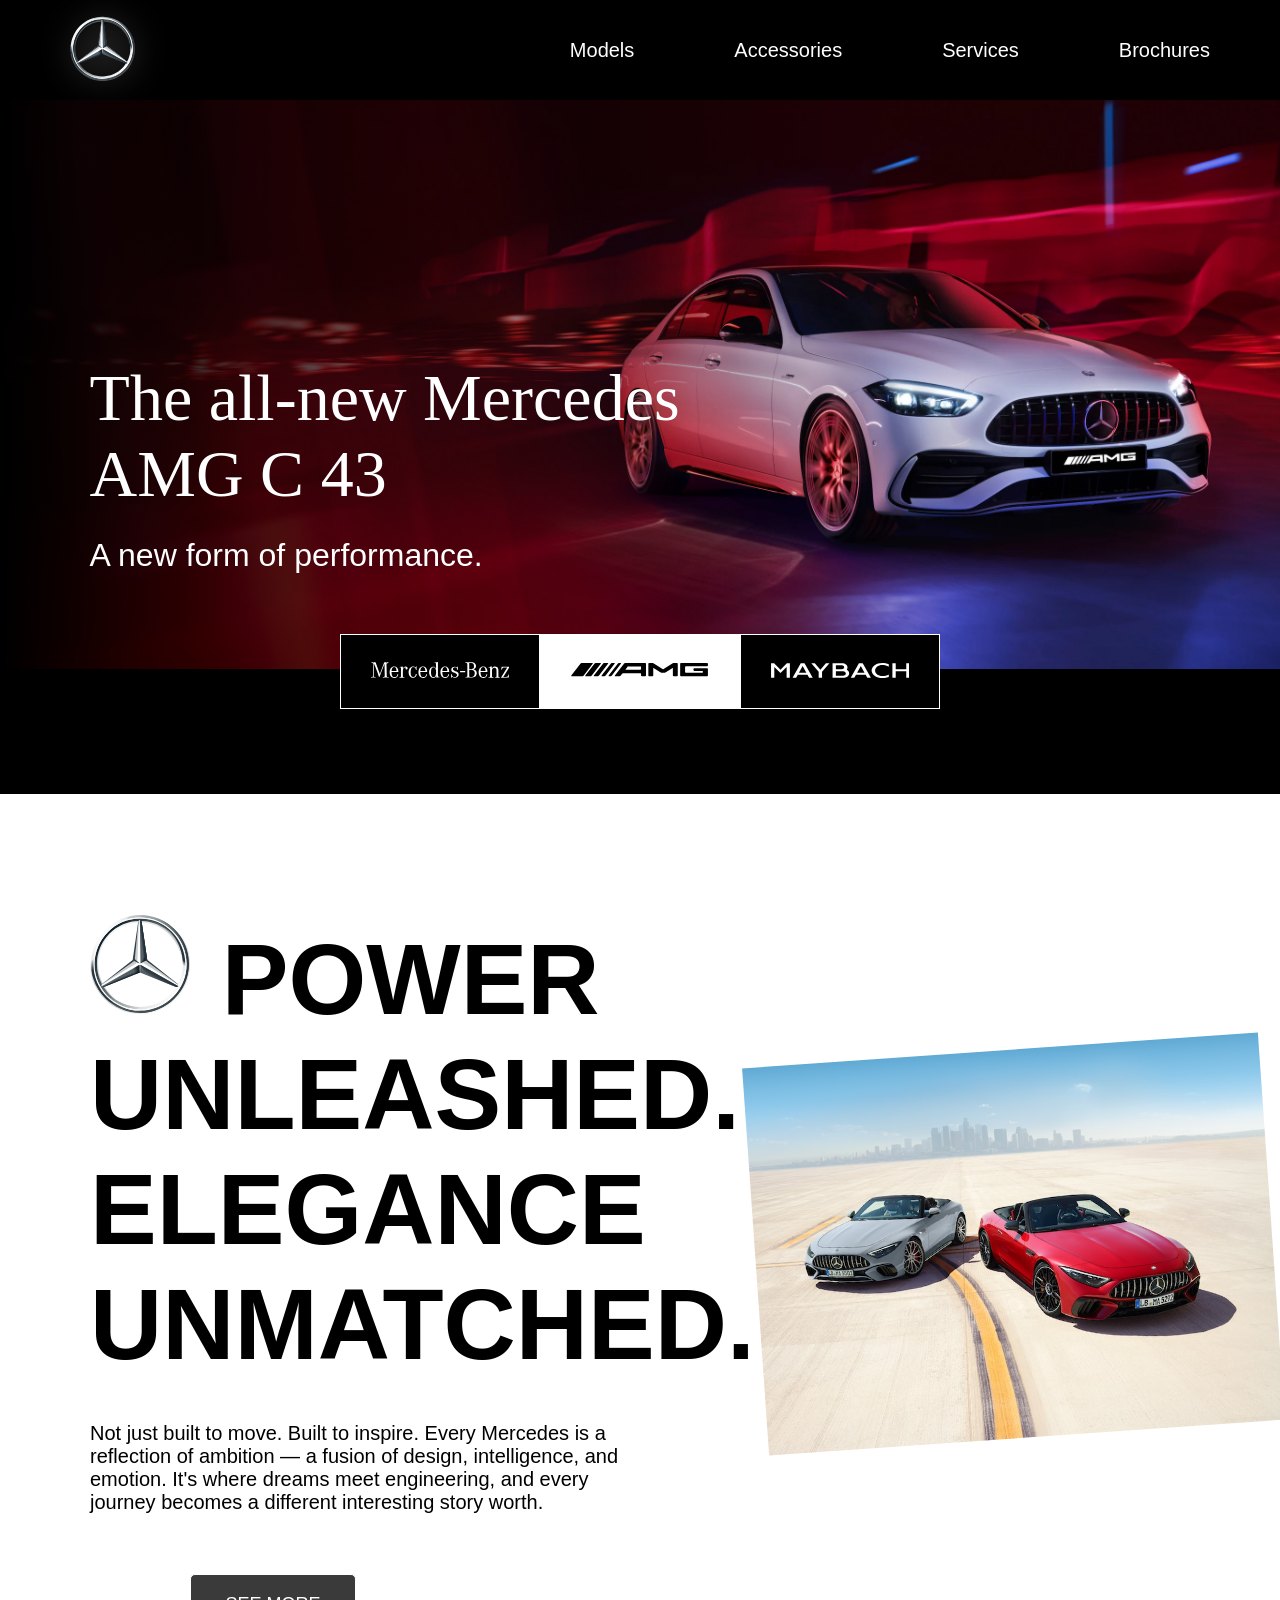
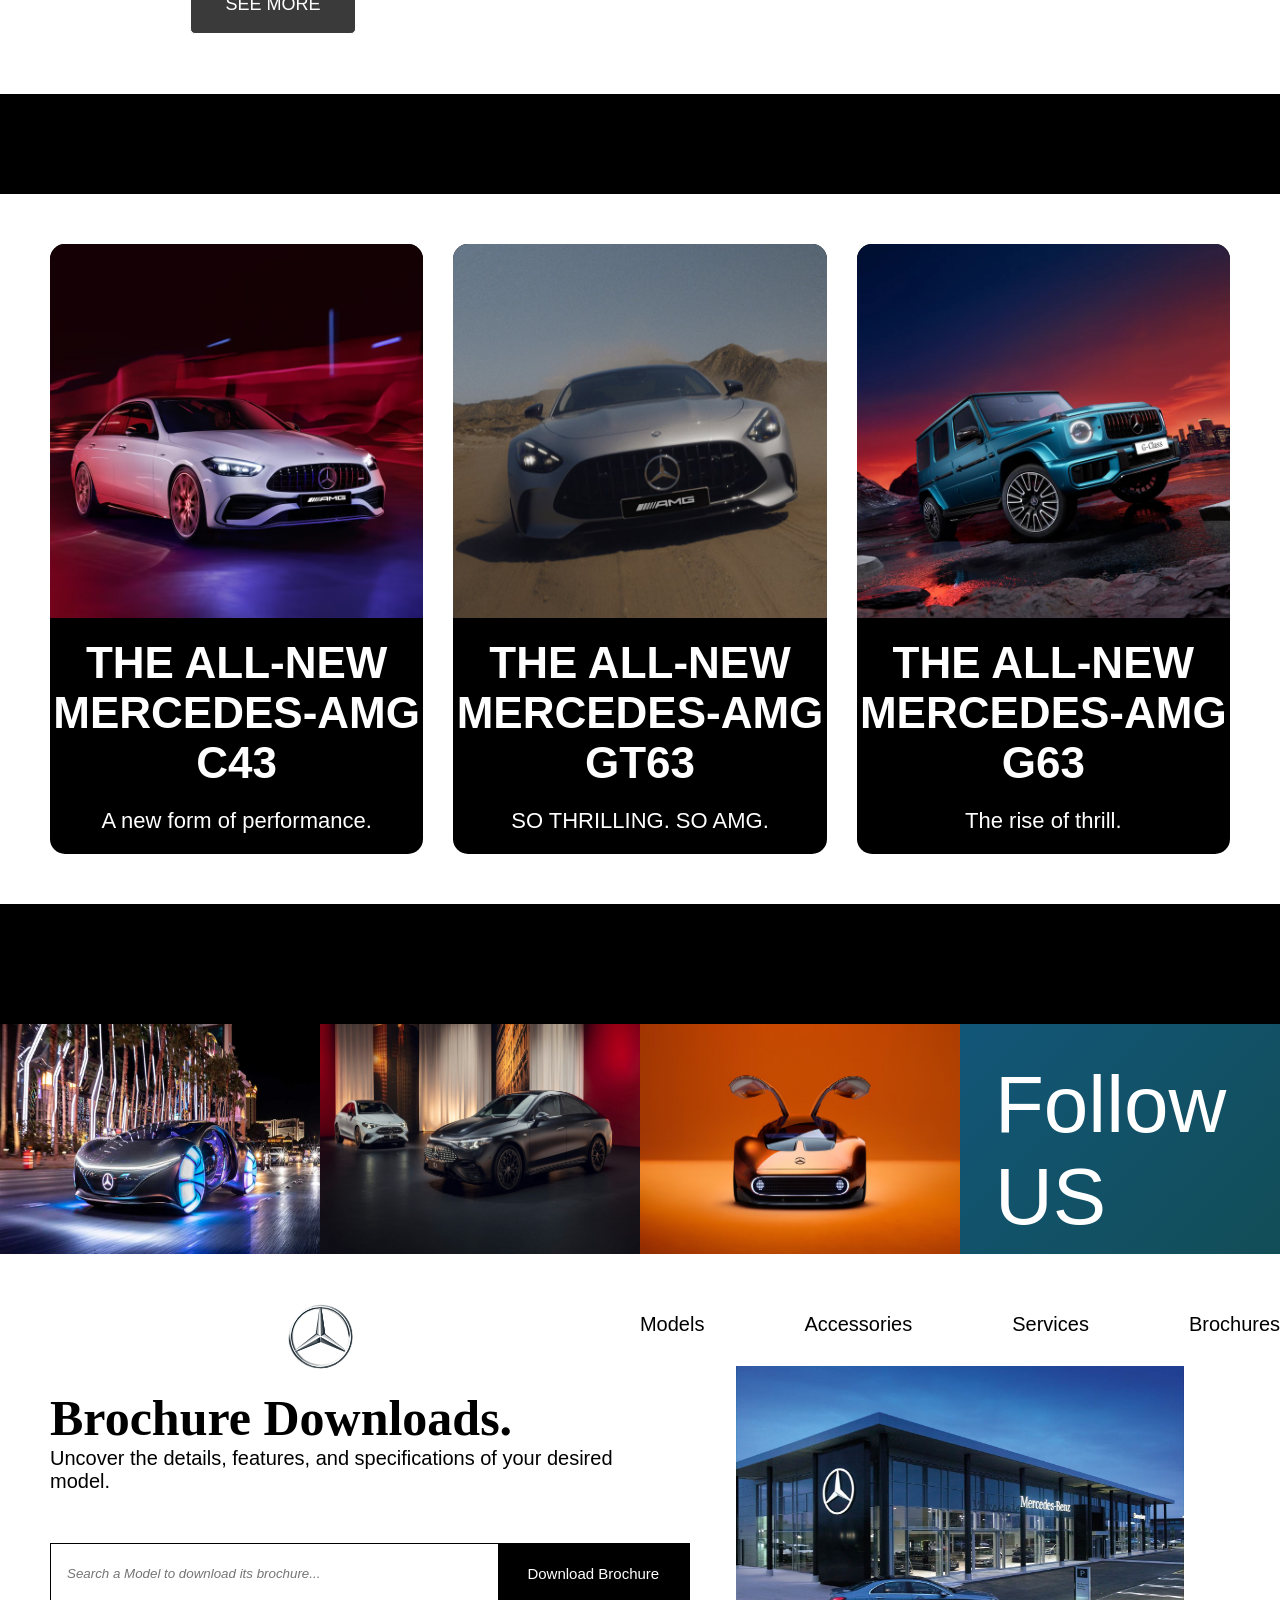
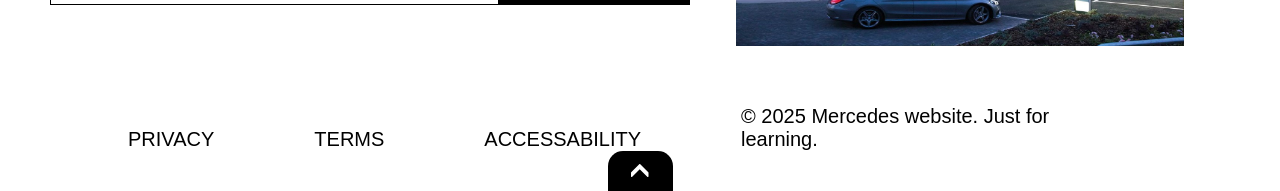
<file: AMG.html>
<!DOCTYPE html>
<html lang="en">
    <head>
        <meta charset="UTF-8">
        <meta name="viewport" content="width=device-width, initial-scale=1.0">
        <meta http-equiv="X-UA-Compatible" content="ie=edge" />
        <title>Mercedes</title>
        <link rel="alternate icon" type="image/png" href="Favicon.png">
        <link rel="stylesheet" href="main.css"/>
        <!-- <link rel="stylesheet" href="/styles.css"/> -->
        <!-- <link rel="stylesheet" href="/MPstyles.css"/> -->
    </head>
    <body>
        <header id="top">
            <nav class="navbar">
                <div class="navbar__container container">
                    <div id="logo">
                        <a href="index.html">
                            <svg
                                class="logo"
                                viewBox="0 0 64 64"
                                id="mb-stern_x5F_10"
                                xmlns="http://www.w3.org/2000/svg"
                                fill="#000000"
                                >
                                <g id="SVGRepo_bgCarrier" stroke-width="0"></g>
                                <g
                                    id="SVGRepo_tracerCarrier"
                                    stroke-linecap="round"
                                    stroke-linejoin="round"
                                ></g>
                                <g id="SVGRepo_iconCarrier">
                                    <style>
                                    .st0 {
                                        fill: url(#outer_1_);
                                    }
                                    .st1 {
                                        fill: url(#SVGID_1_);
                                    }
                                    .st2 {
                                        opacity: 0.4;
                                        fill: url(#SVGID_2_);
                                        enable-background: new;
                                    }
                                    .st3 {
                                        fill: #fff;
                                    }
                                    .st4 {
                                        opacity: 0.4;
                                        fill: url(#SVGID_3_);
                                        enable-background: new;
                                    }
                                    .st5 {
                                        fill: #565f64;
                                    }
                                    .st6 {
                                        fill: url(#SVGID_4_);
                                    }
                                    .st7 {
                                        fill: #a4aaae;
                                        fill-opacity: 0.6;
                                    }
                                    .st8 {
                                        fill: #333e46;
                                    }
                                    .st9 {
                                        fill: url(#SVGID_5_);
                                    }
                                    .st10 {
                                        fill: url(#SVGID_6_);
                                        fill-opacity: 0.8;
                                    }
                                    .st11 {
                                        opacity: 0.8;
                                        fill: url(#SVGID_7_);
                                        enable-background: new;
                                    }
                                    .st12 {
                                        fill: url(#SVGID_8_);
                                    }
                                    .st13 {
                                        fill: url(#SVGID_9_);
                                    }
                                    .st14 {
                                        fill: url(#SVGID_10_);
                                    }
                                    .st15 {
                                        fill: url(#SVGID_11_);
                                    }
                                    .st16 {
                                        fill: url(#SVGID_12_);
                                    }
                                    .st17 {
                                        fill: url(#SVGID_13_);
                                    }
                                    .st18 {
                                        fill: url(#SVGID_14_);
                                    }
                                    .st19 {
                                        fill: #fbfbfb;
                                    }
                                    .st20 {
                                        fill: #333f47;
                                    }
                                    </style>
                                    <linearGradient
                                    id="outer_1_"
                                    gradientUnits="userSpaceOnUse"
                                    x1="7.998"
                                    y1="54.102"
                                    x2="56.002"
                                    y2="13.898"
                                    gradientTransform="matrix(1 0 0 -1 0 66)"
                                    >
                                    <stop offset="0" stop-color="#ffffff"></stop>
                                    <stop offset=".1" stop-color="#e7e8e6"></stop>
                                    <stop offset=".1" stop-color="#cdd0d0"></stop>
                                    <stop offset=".2" stop-color="#b5bbbd"></stop>
                                    <stop offset=".2" stop-color="#a5acaf"></stop>
                                    <stop offset=".3" stop-color="#9ba3a7"></stop>
                                    <stop offset=".3" stop-color="#98a0a4"></stop>
                                    <stop offset=".4" stop-color="#828a8f"></stop>
                                    <stop offset=".5" stop-color="#667075"></stop>
                                    <stop offset=".6" stop-color="#535c63"></stop>
                                    <stop offset=".7" stop-color="#475158"></stop>
                                    <stop offset=".8" stop-color="#434d54"></stop>
                                    <stop offset="1" stop-color="#475157"></stop>
                                    </linearGradient>
                                    <path
                                    id="outer_24_"
                                    class="st0"
                                    d="M63.3 32c0 17.3-14 31.3-31.3 31.3S.7 49.3.7 32 14.7.7 32 .7s31.3 14 31.3 31.3zM32 2.6C15.7 2.6 2.6 15.7 2.6 32S15.8 61.4 32 61.4c16.3 0 29.4-13.2 29.4-29.4C61.4 15.7 48.3 2.6 32 2.6z"
                                    ></path>
                                    <linearGradient
                                    id="SVGID_1_"
                                    gradientUnits="userSpaceOnUse"
                                    x1="9.471"
                                    y1="52.941"
                                    x2="54.471"
                                    y2="15.141"
                                    gradientTransform="matrix(1 0 0 -1 0 66)"
                                    >
                                    <stop offset="0" stop-color="#0b1f2a"></stop>
                                    <stop offset=".2" stop-color="#333f47"></stop>
                                    <stop offset=".5" stop-color="#777f84"></stop>
                                    <stop offset=".5" stop-color="#81898d"></stop>
                                    <stop offset=".7" stop-color="#b3b8b8"></stop>
                                    <stop offset=".8" stop-color="#d2d5d3"></stop>
                                    <stop offset=".8" stop-color="#dee0dd"></stop>
                                    <stop offset="1" stop-color="#fbfbfb"></stop>
                                    </linearGradient>
                                    <path
                                    class="st1"
                                    d="M32 2.6C15.7 2.6 2.6 15.7 2.6 32S15.8 61.4 32 61.4c16.3 0 29.4-13.2 29.4-29.4C61.4 15.7 48.3 2.6 32 2.6zm0 56.9C16.8 59.5 4.5 47.2 4.5 32S16.8 4.5 32 4.5 59.5 16.8 59.5 32 47.2 59.5 32 59.5z"
                                    ></path>
                                    <linearGradient
                                    id="SVGID_2_"
                                    gradientUnits="userSpaceOnUse"
                                    x1="1648.736"
                                    y1="-160.944"
                                    x2="1670.636"
                                    y2="-221.143"
                                    gradientTransform="matrix(-1 0 0 1 1691.673 223.007)"
                                    >
                                    <stop offset="0" stop-color="#e1e3e1"></stop>
                                    <stop offset=".1" stop-color="#c1c5c4"></stop>
                                    <stop offset=".3" stop-color="#9ba1a2"></stop>
                                    <stop offset=".5" stop-color="#7d8487"></stop>
                                    <stop offset=".7" stop-color="#687074" stop-opacity="0"></stop>
                                    <stop offset=".8" stop-color="#5b6469" stop-opacity="0"></stop>
                                    <stop offset="1" stop-color="#576065" stop-opacity="0"></stop>
                                    </linearGradient>
                                    <path
                                    class="st2"
                                    d="M32 63.3c17.3 0 31.3-14 31.3-31.3S49.3.7 32 .7.7 14.7.7 32s14 31.3 31.3 31.3zM32 0c17.6 0 32 14.4 32 32S49.6 64 32 64 0 49.6 0 32 14.4 0 32 0z"
                                    ></path>
                                    <path
                                    class="st3"
                                    d="M2.2 32.1C2.2 15.7 15.5 2.2 32 2.2s29.8 13.4 29.8 29.9c0 16.4-13.3 29.7-29.8 29.7S2.2 48.5 2.2 32.1zm9.3-20.6c-5.3 5.3-8.6 12.6-8.6 20.6 0 8 3.3 15.3 8.5 20.5 5.3 5.2 12.6 8.5 20.6 8.5 8 0 15.3-3.2 20.5-8.5 5.3-5.2 8.5-12.5 8.5-20.5s-3.3-15.3-8.5-20.6C47.3 6.2 40 2.9 32 2.9s-15.3 3.3-20.5 8.6z"
                                    ></path>
                                    <linearGradient
                                    id="SVGID_3_"
                                    gradientUnits="userSpaceOnUse"
                                    x1="18.201"
                                    y1="57.899"
                                    x2="45.799"
                                    y2="10.101"
                                    gradientTransform="matrix(1 0 0 -1 0 66)"
                                    >
                                    <stop offset="0" stop-color="#e1e3e1"></stop>
                                    <stop offset=".1" stop-color="#c1c5c4"></stop>
                                    <stop offset=".3" stop-color="#9ba1a2"></stop>
                                    <stop offset=".5" stop-color="#7d8487"></stop>
                                    <stop offset=".7" stop-color="#687074" stop-opacity="0"></stop>
                                    <stop offset=".8" stop-color="#5b6469" stop-opacity="0"></stop>
                                    <stop offset="1" stop-color="#576065" stop-opacity="0"></stop>
                                    </linearGradient>
                                    <path
                                    class="st4"
                                    d="M32 59.6c-7.4 0-14.3-2.9-19.5-8.1S4.4 39.4 4.4 32s2.9-14.3 8.1-19.5S24.6 4.4 32 4.4s14.3 2.9 19.5 8.1 8.1 12.1 8.1 19.5-2.9 14.3-8.1 19.5-12.1 8.1-19.5 8.1zm0-.8c7.1 0 13.9-2.8 18.9-7.8 5.1-5.1 7.8-11.8 7.8-18.9s-2.8-13.9-7.8-18.9C45.8 8.1 39.1 5.4 32 5.4s-13.9 2.8-18.9 7.8C8 18.1 5.2 24.9 5.2 32S8 45.9 13 50.9c5.1 5.1 11.9 7.9 19 7.9z"
                                    ></path>
                                    <path
                                    class="st3"
                                    d="M56.3 45c-.5-.4-19.8-15.7-19.8-15.7L32 3.6c-.3.1-.7.4-.9.8l-3.2 25L8 44.7s-.4.5-.6.8c-.1.2-.1.5-.1.8l24.6-10.1 24.6 10.1c.2-.5 0-1-.2-1.3z"
                                    ></path>
                                    <path
                                    class="st5"
                                    d="M32.2 32.8l-.2 4.6 22.6 9.1c.8.4 1.4.2 2-.2L32.5 32.7c-.1-.1-.3 0-.3.1z"
                                    ></path>
                                    <linearGradient
                                    id="SVGID_4_"
                                    gradientUnits="userSpaceOnUse"
                                    x1="44.488"
                                    y1="26.607"
                                    x2="42.788"
                                    y2="23.807"
                                    gradientTransform="matrix(1 0 0 -1 0 66)"
                                    >
                                    <stop offset="0" stop-color="#27343c"></stop>
                                    <stop offset="1" stop-color="#00111e" stop-opacity="0"></stop>
                                    </linearGradient>
                                    <path
                                    class="st6"
                                    d="M32.2 32.8s1.3 2.3 2.8 3.9c2.1 2.3 4.9 3.9 4.9 3.9l14.7 5.9c.8.4 1.4.2 2-.2L32.5 32.7c-.1-.1-.3 0-.3.1z"
                                    ></path>
                                    <path
                                    class="st7"
                                    d="M56.5 45.4c0-.1-.1-.2-.2-.4L35.7 29.9l-2.8 1.8s.2.1.3 0c.3-.1.9-.2 1.5 0 .5.2 21.8 13.8 21.8 13.7 0 .1 0 .1 0 0z"
                                    ></path>
                                    <path
                                    class="st8"
                                    d="M55.8 44.5L36.6 29.3l-.9.6 20.6 15.2c-.1-.2-.3-.4-.5-.6z"
                                    ></path>
                                    <path
                                    class="st5"
                                    d="M32.5 31.3l-.1.1s0 .2.2.1c.1-.1 3-1.6 4-2.2l-3.5-24c-.1-.9-.5-1.3-1.2-1.6l.4 27.8.2-.2z"
                                    ></path>
                                    <path
                                    class="st7"
                                    d="M30.8 5.3v1.3l-2.2 22.1c0 .3.1.6.4.8l1.3 1 .9-24.4.1-1.9c-.3.2-.4.6-.5 1.1zM29.6 30.9l-1.2-1L8.1 44.6s-.6.4-.7.8l.7-.4 21.3-13.4c.4-.2.5-.4.2-.7z"
                                    ></path>
                                    <path
                                    class="st5"
                                    d="M31.7 32.8c0-.1-.1-.2-.2-.1L7.3 46.4c.6.4 1.2.5 2 .2l22.6-9.1-.2-4.7z"
                                    ></path>
                                    <linearGradient
                                    id="SVGID_5_"
                                    gradientUnits="userSpaceOnUse"
                                    x1="39.58"
                                    y1="36.888"
                                    x2="36.78"
                                    y2="41.388"
                                    gradientTransform="matrix(1 0 0 -1 0 66)"
                                    >
                                    <stop offset=".1" stop-color="#02131f"></stop>
                                    <stop offset=".9" stop-color="#02131f" stop-opacity="0"></stop>
                                    </linearGradient>
                                    <path
                                    class="st9"
                                    d="M32.4 31.4l.1-.1-.1.1s0 .1.1.1h.1c.1-.1 3-1.6 4-2.2l-.4-2.9-3.1-21.1c0-.4-.1-.7-.3-.9 0 0 1.5 20.2 1.5 22.4 0 2.9-1.9 4.6-1.9 4.6z"
                                    ></path>
                                    <linearGradient
                                    id="SVGID_6_"
                                    gradientUnits="userSpaceOnUse"
                                    x1="31.982"
                                    y1="29.664"
                                    x2="27.782"
                                    y2="28.464"
                                    gradientTransform="matrix(1 0 0 -1 0 66)"
                                    >
                                    <stop offset=".2" stop-color="#02131f"></stop>
                                    <stop offset=".9" stop-color="#02131f" stop-opacity="0"></stop>
                                    </linearGradient>
                                    <path
                                    class="st10"
                                    d="M31.7 32.8c0-.1-.1-.2-.2-.1L7.3 46.4c.6.4 1.2.5 2 .2l22.6-9.1-.2-4.7z"
                                    ></path>
                                    <linearGradient
                                    id="SVGID_7_"
                                    gradientUnits="userSpaceOnUse"
                                    x1="20.791"
                                    y1="24.096"
                                    x2="20.191"
                                    y2="25.596"
                                    gradientTransform="matrix(1 0 0 -1 0 66)"
                                    >
                                    <stop offset="0" stop-color="#02131f"></stop>
                                    <stop offset=".1" stop-color="#02131f"></stop>
                                    <stop offset="1" stop-color="#02131f" stop-opacity="0"></stop>
                                    </linearGradient>
                                    <path
                                    class="st11"
                                    d="M9.3 46.5l22.6-9.1-.2-4.4c-.4 1.2-1.1 2.5-3 3.5-1.4.8-14.8 7.4-19.6 9.7-.3.2-.7.3-.9.4.4.2.7.1 1.1-.1z"
                                    ></path>
                                    <linearGradient
                                    id="SVGID_8_"
                                    gradientUnits="userSpaceOnUse"
                                    x1="35.602"
                                    y1="48.786"
                                    x2="32.202"
                                    y2="48.386"
                                    gradientTransform="matrix(1 0 0 -1 0 66)"
                                    >
                                    <stop offset=".3" stop-color="#02131f"></stop>
                                    <stop offset=".3" stop-color="#02131f"></stop>
                                    <stop offset=".8" stop-color="#02131f" stop-opacity="0"></stop>
                                    </linearGradient>
                                    <path
                                    class="st12"
                                    d="M32.5 31.3l-.1.1s0 .2.2.1c.1-.1 3-1.6 4-2.2l-3.5-24c-.1-.9-.5-1.3-1.2-1.6l.4 27.8.2-.2z"
                                    ></path>
                                    <linearGradient
                                    id="SVGID_9_"
                                    gradientUnits="userSpaceOnUse"
                                    x1="35.708"
                                    y1="48.843"
                                    x2="33.407"
                                    y2="48.543"
                                    gradientTransform="matrix(1 0 0 -1 0 66)"
                                    >
                                    <stop offset=".4" stop-color="#27343c"></stop>
                                    <stop offset="1" stop-color="#3b474e" stop-opacity="0"></stop>
                                    </linearGradient>
                                    <path
                                    class="st13"
                                    d="M32.5 31.3l-.1.1s0 .2.2.1c.1-.1 3-1.6 4-2.2l-3.5-24c-.1-.9-.5-1.3-1.2-1.6l.4 27.8.2-.2z"
                                    ></path>
                                    <linearGradient
                                    id="SVGID_10_"
                                    gradientUnits="userSpaceOnUse"
                                    x1="-.36"
                                    y1="33.169"
                                    x2="27.54"
                                    y2="17.069"
                                    gradientTransform="matrix(1 0 0 -1 0 66)"
                                    >
                                    <stop offset="0" stop-color="#24303a" stop-opacity="0"></stop>
                                    <stop offset="0" stop-color="#25323b" stop-opacity="0"></stop>
                                    <stop offset=".1" stop-color="#27343c"></stop>
                                    </linearGradient>
                                    <path
                                    class="st14"
                                    d="M5.1 44.4C4.4 42.8.4 35 4.8 20H3.1c-.9 3-1.6 4.8-2 7.5 0 0-.2 1-.3 2.1S.7 31.3.7 32c0 6 1.5 9.5 1.5 9.5 1.6 5 4.4 9.5 8.2 12.9 3.3 2.9 8.4 5.1 12.6 5.9-.7-.1-12.7-5.2-17.9-15.9z"
                                    ></path>
                                    <linearGradient
                                    id="SVGID_11_"
                                    gradientUnits="userSpaceOnUse"
                                    x1="31.95"
                                    y1="28.6"
                                    x2="31.95"
                                    y2="33.4"
                                    gradientTransform="matrix(1 0 0 -1 0 66)"
                                    >
                                    <stop offset=".3" stop-color="#a5abaf"></stop>
                                    <stop offset="1" stop-color="#a5abaf" stop-opacity="0"></stop>
                                    </linearGradient>
                                    <path
                                    class="st15"
                                    d="M32.4 32.6h-.9c.1 0 .2 0 .2.1l.2 4.6h.1l.2-4.6c0-.1.1-.2.2-.1z"
                                    ></path>
                                    <linearGradient
                                    id="SVGID_12_"
                                    gradientUnits="userSpaceOnUse"
                                    x1="47.65"
                                    y1="63.7"
                                    x2="47.65"
                                    y2="2.7"
                                    gradientTransform="matrix(1 0 0 -1 0 66)"
                                    >
                                    <stop offset="0" stop-color="#dee0dd"></stop>
                                    <stop offset="0" stop-color="#c5c9c7"></stop>
                                    <stop offset="0" stop-color="#9ea4a5"></stop>
                                    <stop offset="0" stop-color="#82898c"></stop>
                                    <stop offset="0" stop-color="#71797d"></stop>
                                    <stop offset="0" stop-color="#6b7378"></stop>
                                    <stop offset=".2" stop-color="#333f47"></stop>
                                    <stop offset=".5" stop-color="#27343c"></stop>
                                    <stop offset=".8" stop-color="#333f47"></stop>
                                    <stop offset="1" stop-color="#434d54"></stop>
                                    </linearGradient>
                                    <path
                                    class="st16"
                                    d="M42 2.3c10.5 4 20.4 15 20.4 28.9C62.4 48 49 61.7 32 61.7v1.6c17 0 31.3-14 31.3-31.3 0-13.8-8.8-25.4-21.3-29.7z"
                                    ></path>
                                    <linearGradient
                                    id="SVGID_13_"
                                    gradientUnits="userSpaceOnUse"
                                    x1="32"
                                    y1="65.3"
                                    x2="32.3"
                                    y2="65.3"
                                    gradientTransform="matrix(1 0 0 -1 0 66)"
                                    >
                                    <stop offset="0" stop-color="#dee0dd"></stop>
                                    <stop offset="0" stop-color="#c5c9c7"></stop>
                                    <stop offset="0" stop-color="#9ea4a5"></stop>
                                    <stop offset="0" stop-color="#82898c"></stop>
                                    <stop offset="0" stop-color="#71797d"></stop>
                                    <stop offset="0" stop-color="#6b7378"></stop>
                                    <stop offset=".2" stop-color="#333f47"></stop>
                                    <stop offset=".5" stop-color="#27343c"></stop>
                                    <stop offset=".8" stop-color="#333f47"></stop>
                                    <stop offset="1" stop-color="#434d54"></stop>
                                    </linearGradient>
                                    <path class="st17" d="M32.3.7H32h.3z"></path>
                                    <linearGradient
                                    id="SVGID_14_"
                                    gradientUnits="userSpaceOnUse"
                                    x1="57.289"
                                    y1="57.907"
                                    x2="43.789"
                                    y2="38.107"
                                    gradientTransform="matrix(1 0 0 -1 0 66)"
                                    >
                                    <stop offset=".7" stop-color="#27343c"></stop>
                                    <stop offset=".7" stop-color="#2b373f"></stop>
                                    <stop offset=".7" stop-color="#36424a"></stop>
                                    <stop offset=".7" stop-color="#49545b"></stop>
                                    <stop offset=".8" stop-color="#646d73" stop-opacity="0"></stop>
                                    <stop offset=".8" stop-color="#868d92" stop-opacity="0"></stop>
                                    <stop offset=".8" stop-color="#b0b5b8" stop-opacity="0"></stop>
                                    <stop offset=".8" stop-color="#e1e3e4" stop-opacity="0"></stop>
                                    <stop offset=".8" stop-color="#ffffff" stop-opacity="0"></stop>
                                    </linearGradient>
                                    <path
                                    class="st18"
                                    d="M58.8 20.2C51.8 4.1 36 3.2 35.1 3.1H35c12.1 2.2 19.8 10.1 22.5 18.4v.1c1.2 3.2 1.8 6.6 1.9 10.3.1 3.5-.7 7.4-2.2 11-.1.5-.2 1.1-.3 1.1h1.6c4.8-9 2.7-18.1.3-23.8z"
                                    ></path>
                                    <path
                                    class="st19"
                                    d="M2.2 32.1C2.2 15.7 15.5 2.2 32 2.2s29.8 13.4 29.8 29.9c0 16.4-13.3 29.7-29.8 29.7S2.2 48.5 2.2 32.1zm9.3-20.6c-5.3 5.3-8.6 12.6-8.6 20.6 0 8 3.3 15.3 8.5 20.5 5.3 5.2 12.6 8.5 20.6 8.5 8 0 15.3-3.2 20.5-8.5 5.3-5.2 8.5-12.5 8.5-20.5s-3.3-15.3-8.5-20.6C47.3 6.2 40 2.9 32 2.9s-15.3 3.3-20.5 8.6z"
                                    ></path>
                                    <path
                                    class="st20"
                                    d="M7.9 44.8l20.4-14.7c1.1.6 2.9 1.4 3.1 1.4.2.1.2-.1.2-.1l-2.5-2.1c-.3-.2-.4-.5-.4-.8l2.4-24.1c-.1.1-.1.3-.2.4-.1.2-.1.3-.1.5l-3.5 24.1L8.1 44.5c-.1.1-.2.2-.2.3z"
                                    ></path>
                                </g>
                            </svg>
                        </a>
                    </div>

                    <button class="navbar__hamburger-btn">
                        <div class="navbar__hamburger-bar"></div>
                        <div class="navbar__hamburger-bar"></div>
                        <div class="navbar__hamburger-bar"></div>
                    </button>

                    <ul class="navbar__list">
                        <li class="navbar__item"><a href="#pages-btns" class="navbar__link">Models</a></li>
                        <li class="navbar__item"><a href="#Accessories" class="navbar__link">Accessories</a></li>
                        <li class="navbar__item"><a href="#Services" class="navbar__link">Services</a></li>
                        <li class="navbar__item"><a href="#brochures" class="navbar__link">Brochures</a></li>
                    </ul>
                </div>
            </nav>
        </header>

        <main>
            <div class="main-img-section">
                <h1>The all-new Mercedes<br/>AMG C 43<span>A new form of performance.</span></h1>
                <img class="main-img" src="images/1755144223262.webp" alt="The all-new electric G 580"/>
            </div>

            <div class="pages-btns">
                <button id="Mercedes-Benz">
                    <a href="Benz.html">
                        <svg
                            viewBox="0 0 96 11"
                            fill="none"
                            xmlns="http://www.w3.org/2000/svg"
                            >
                            <path
                                d="M61.677 6.14961H65.2486V7.01575H61.677V6.14961ZM2.17786 1.12598L1.8294 9.35433V9.52756C1.8294 10.2205 2.00363 10.3937 3.13612 10.4803V10.8268C2.35209 10.7402 2.00363 10.7402 1.56806 10.7402C1.13249 10.7402 0.784029 10.7402 0 10.8268V10.4803C1.13249 10.3937 1.30672 10.3071 1.30672 9.44094L1.65517 1.64567V1.55906C1.65517 0.866142 1.39383 0.692913 0.348457 0.606299V0.173228C0.958258 0.259843 1.2196 0.259843 1.65517 0.259843C2.26497 0.259843 2.52632 0.259843 3.13612 0.173228L6.098 8.22835L9.14701 0.173228C9.84392 0.259843 10.1924 0.259843 10.7151 0.259843C11.1506 0.259843 11.412 0.259843 12.0218 0.173228V0.606299C10.9764 0.692913 10.7151 0.866142 10.7151 1.55906V1.64567L10.8893 9.44094C10.8893 10.3071 11.0635 10.3937 12.196 10.4803V10.8268C11.1506 10.7402 10.8022 10.7402 10.1924 10.7402C9.58258 10.7402 9.23412 10.7402 8.18875 10.8268V10.4803C9.23412 10.3937 9.49546 10.2205 9.49546 9.52756V9.44094L9.32123 1.2126L6.62069 8.22835L6.44646 8.74803L6.18512 9.35433L6.01089 9.96063L5.83666 10.4803H5.57532L5.40109 9.96063L5.13975 9.35433L4.96552 8.74803L4.79129 8.14173L2.17786 1.12598ZM16.2904 10.4803C14.8094 10.4803 14.1996 9.35433 14.1996 6.84252H18.9909C18.9909 4.41732 17.9456 3.11811 16.029 3.11811C14.1125 3.11811 12.8929 4.67717 12.8929 7.10236C12.8929 9.52756 14.1125 11 16.1162 11C17.6842 11 18.7296 10.0472 18.9038 8.40158H18.294C18.1198 9.70079 17.4229 10.4803 16.2904 10.4803ZM14.1996 6.23622C14.3739 4.41732 14.9837 3.46457 16.029 3.46457C17.0744 3.46457 17.5971 4.33071 17.6842 6.23622H14.1996ZM19.8621 3.6378V3.37795C20.7332 3.29134 21.343 3.20472 21.9528 3.0315C22.0399 3.6378 22.0399 3.89764 22.127 4.33071V4.50394C22.4755 3.6378 23.1724 3.0315 23.9564 3.0315C24.7405 3.0315 25.3503 3.55118 25.3503 4.33071C25.3503 4.76378 25.0889 5.11024 24.6534 5.11024C24.3049 5.11024 23.9564 4.85039 23.9564 4.59055V4.15748C23.9564 3.89764 23.7822 3.81102 23.4338 3.81102C22.5626 3.81102 22.0399 4.85039 22.0399 6.40945V9.70079C22.0399 10.3937 22.2142 10.4803 23.1724 10.5669V10.9134C22.3013 10.8268 21.9528 10.8268 21.4301 10.8268C20.8203 10.8268 20.559 10.8268 19.6007 10.9134V10.5669C20.559 10.4803 20.7332 10.3937 20.7332 9.70079V4.41732C20.7332 3.72441 20.6461 3.6378 19.775 3.6378H19.8621ZM31.5354 2.94488V5.54331H31.1869C30.9256 4.15748 30.3158 3.46457 29.3575 3.46457C28.1379 3.46457 27.441 4.76378 27.441 7.01575C27.441 9.26772 28.0508 10.3937 29.2704 10.3937C30.2287 10.3937 30.8385 9.70079 31.0127 8.31496H31.7096C31.5354 10.0472 30.5771 10.9134 29.1833 10.9134C27.3539 10.9134 26.0472 9.35433 26.0472 7.01575C26.0472 4.67717 27.3539 3.0315 29.1833 3.0315C29.8802 3.0315 30.3158 3.20472 30.8385 3.72441L31.274 2.94488H31.5354ZM36.2396 10.4803C34.7586 10.4803 34.1488 9.35433 34.1488 6.84252H38.9401C38.9401 4.41732 37.8947 3.11811 35.9782 3.11811C34.0617 3.11811 32.8421 4.67717 32.8421 7.10236C32.8421 9.52756 34.0617 11 36.0653 11C37.6334 11 38.6788 10.0472 38.853 8.40158H38.2432C38.069 9.70079 37.3721 10.4803 36.2396 10.4803ZM34.1488 6.23622C34.323 4.41732 34.9328 3.46457 35.9782 3.46457C37.0236 3.46457 37.5463 4.33071 37.6334 6.23622H34.1488ZM46.3448 9.1811V0C45.5608 0.173228 44.8639 0.346457 43.9056 0.433071V0.692913C44.951 0.692913 45.0381 0.779528 45.0381 1.64567V4.41732C44.4283 3.46457 43.9927 3.20472 43.1216 3.20472C41.3793 3.20472 40.2468 4.85039 40.2468 7.10236C40.2468 9.35433 41.4664 11 43.2087 11C44.0799 11 44.7768 10.5669 45.2123 9.70079C45.2995 10.3071 45.2995 10.3937 45.4737 11C46.1706 10.8268 46.4319 10.7402 47.3031 10.6535H47.5644V10.3937C46.4319 10.2205 46.3448 10.1339 46.3448 9.1811ZM43.2958 10.5669C42.1633 10.5669 41.5535 9.35433 41.5535 7.10236C41.5535 4.76378 42.0762 3.6378 43.2958 3.6378C44.5154 3.6378 45.1252 4.85039 45.1252 7.18898C45.0381 9.35433 44.4283 10.5669 43.2958 10.5669ZM51.4846 10.4803C50.0036 10.4803 49.3938 9.35433 49.3938 6.84252H54.1851C54.1851 4.41732 53.1397 3.11811 51.2232 3.11811C49.3067 3.11811 48.0871 4.67717 48.0871 7.10236C48.0871 9.52756 49.3067 11 51.3103 11C52.8784 11 53.9238 10.0472 54.098 8.40158H53.4882C53.314 9.70079 52.6171 10.4803 51.4846 10.4803ZM49.3938 6.23622C49.5681 4.41732 50.1779 3.46457 51.2232 3.46457C52.2686 3.46457 52.7913 4.33071 52.8784 6.23622H49.3938ZM55.4918 11V8.31496H55.8403C56.1016 9.7874 56.7985 10.4803 57.931 10.4803C58.8893 10.4803 59.5862 9.87402 59.5862 9.00787C59.5862 8.48819 59.3249 8.14173 58.5408 7.70866L57.931 7.44882L57.147 7.18898C56.0145 6.66929 55.5789 6.23622 55.5789 5.28346C55.5789 3.98425 56.5372 3.20472 58.0181 3.20472C58.6279 3.20472 59.0635 3.37795 59.6733 3.72441L59.9347 3.0315H60.196V5.45669H59.8476C59.6733 4.15748 59.1506 3.55118 58.1924 3.55118C57.3212 3.55118 56.7114 4.15748 56.7114 4.85039C56.7114 5.45669 56.9728 5.71654 58.3666 6.32283L59.0635 6.58268C60.2831 7.10236 60.7187 7.62205 60.7187 8.5748C60.7187 9.87402 59.6733 10.8268 58.1053 10.8268C57.4084 10.8268 56.7985 10.6535 56.1887 10.1339L55.8403 10.8268H55.4918V11ZM72.7405 2.77165C72.7405 1.90551 72.392 1.2126 71.7822 0.779528C71.2595 0.346457 70.6497 0.173228 69.6044 0.173228H65.4229V0.606299C66.5554 0.692913 66.7296 0.779528 66.7296 1.64567V9.35433C66.7296 10.2205 66.6425 10.3071 65.4229 10.3937V10.7402H69.4301C70.6497 10.7402 71.2595 10.5669 71.9564 10.2205C72.7405 9.70079 73.2632 8.74803 73.2632 7.70866C73.2632 6.84252 72.9147 6.06299 72.3049 5.62992C71.9564 5.37008 71.608 5.19685 70.9982 5.11024C72.1307 4.67717 72.7405 3.89764 72.7405 2.77165ZM68.0363 0.692913H69.4301C70.7368 0.692913 71.3466 1.38583 71.3466 2.85827C71.3466 3.55118 71.1724 4.15748 70.824 4.50394C70.4755 4.93701 70.0399 5.02362 69.1688 5.02362H68.0363V0.692913ZM69.6044 5.45669C70.4755 5.45669 70.9111 5.62992 71.2595 5.97638C71.608 6.32283 71.8693 7.01575 71.8693 7.79528C71.8693 9.35433 71.0853 10.3071 69.6044 10.3071H68.9946C68.1234 10.3071 68.0363 10.2205 68.0363 9.44094V5.45669H69.6044ZM77.9673 10.4803C76.4864 10.4803 75.8766 9.35433 75.8766 6.84252H80.6679C80.6679 4.41732 79.6225 3.11811 77.706 3.11811C75.7895 3.11811 74.5699 4.67717 74.5699 7.10236C74.5699 9.52756 75.7895 11 77.7931 11C79.3612 11 80.4065 10.0472 80.5808 8.40158H79.971C79.7967 9.70079 79.0998 10.4803 77.9673 10.4803ZM75.8766 6.23622C76.0508 4.41732 76.6606 3.46457 77.706 3.46457C78.7514 3.46457 79.274 4.33071 79.3612 6.23622H75.8766ZM81.4519 3.72441V3.46457C82.4102 3.37795 82.9328 3.20472 83.5426 2.94488C83.6298 3.29134 83.6298 3.72441 83.7169 4.33071C84.3267 3.46457 84.9365 3.11811 85.8947 3.11811C86.853 3.11811 87.7241 3.6378 87.9855 4.41732C88.1597 4.76378 88.2468 5.28346 88.2468 5.88976V9.70079C88.2468 10.3937 88.4211 10.4803 89.3793 10.5669V10.9134C88.5082 10.8268 88.2468 10.8268 87.637 10.8268C87.0272 10.8268 86.7659 10.8268 85.8947 10.9134V10.5669C86.7659 10.5669 86.9401 10.3937 86.9401 9.70079V5.80315C86.9401 4.41732 86.5045 3.89764 85.4592 3.89764C84.4138 3.89764 83.804 4.59055 83.804 5.88976V9.70079C83.804 10.3071 83.9782 10.4803 84.8494 10.5669V10.9134C83.9782 10.8268 83.7169 10.8268 83.1071 10.8268C82.5844 10.8268 82.2359 10.8268 81.3648 10.9134V10.5669C82.323 10.4803 82.4973 10.3937 82.4973 9.70079V4.50394C82.4973 3.81102 82.4102 3.72441 81.6261 3.72441H81.4519ZM89.9891 10.8268L94.3448 3.72441H92.3412C91.2958 3.72441 91.0345 3.98425 90.5118 5.37008H90.1633L90.5118 3.29134H96L91.6443 10.3937H93.4737C94.5191 10.3937 95.0417 9.96063 95.4773 8.48819H95.8258L95.3902 10.7402L89.9891 10.8268Z"
                                fill=""
                            />
                        </svg>
                    </a>
                </button>

                <button id="AMG-activated">
                    <a href="#">
                        <svg
                            version="1.1"
                            id="icon-amg"
                            xmlns="http://www.w3.org/2000/svg"
                            xmlns:xlink="http://www.w3.org/1999/xlink"
                            xml:space="preserve"
                            x="0px"
                            y="0px"
                            viewBox="0 0 79 8"
                            >
                            <g>
                                <path
                                points="M78.0478528,3.41349693 C78.0478528,3.17423313 77.8404908,2.96687117 77.601227,2.96687117 L77.3779141,2.96687117 L70.4711656,2.96687117 L70.2478528,2.96687117 C70.008589,2.96687117 69.801227,3.17423313 69.801227,3.41349693 L69.801227,3.49325153 L69.801227,4.05153374 C69.801227,4.29079755 70.008589,4.51411043 70.2478528,4.51411043 L74.8736196,4.51411043 C75.1766871,4.51411043 75.1607362,4.65766871 75.1607362,5.00858896 L75.1607362,5.08834356 C75.1607362,5.4392638 75.1766871,5.5190184 74.8736196,5.5190184 L65.5582822,5.5190184 L65.4785276,5.5190184 C65.2392638,5.5190184 65.0319018,5.31165644 65.0319018,5.07239264 L65.0319018,5.00858896 L65.0319018,2.4404908 L65.0319018,2.3607362 C65.0319018,2.12147239 65.2233129,1.91411043 65.4785276,1.91411043 L65.5582822,1.91411043 L77.2822086,1.91411043 L77.601227,1.91411043 C77.8404908,1.91411043 78.0478528,1.70674847 78.0478528,1.46748466 L78.0478528,1.27607362 L78.0478528,0.66993865 L78.0478528,0.446625767 C78.0478528,0.207361963 77.8404908,0 77.601227,0 L77.2822086,0 L67.0417178,0 L64.7128834,0 L62.6711656,0 C62.4319018,0 62.2245399,0.207361963 62.2245399,0.446625767 L62.2245399,7.08220859 C62.2245399,7.32147239 62.4319018,7.52883436 62.6711656,7.52883436 L64.5693252,7.52883436 L67.0257669,7.52883436 L77.3779141,7.52883436 L77.601227,7.52883436 C77.8404908,7.52883436 78.0478528,7.32147239 78.0478528,7.08220859 L78.0478528,6.7791411 L78.0478528,3.76441718 L78.0478528,3.34969325"
                                d="M78.0478528,3.41349693 C78.0478528,3.17423313 77.8404908,2.96687117 77.601227,2.96687117 L77.3779141,2.96687117 L70.4711656,2.96687117 L70.2478528,2.96687117 C70.008589,2.96687117 69.801227,3.17423313 69.801227,3.41349693 L69.801227,3.49325153 L69.801227,4.05153374 C69.801227,4.29079755 70.008589,4.51411043 70.2478528,4.51411043 L74.8736196,4.51411043 C75.1766871,4.51411043 75.1607362,4.65766871 75.1607362,5.00858896 L75.1607362,5.08834356 C75.1607362,5.4392638 75.1766871,5.5190184 74.8736196,5.5190184 L65.5582822,5.5190184 L65.4785276,5.5190184 C65.2392638,5.5190184 65.0319018,5.31165644 65.0319018,5.07239264 L65.0319018,5.00858896 L65.0319018,2.4404908 L65.0319018,2.3607362 C65.0319018,2.12147239 65.2233129,1.91411043 65.4785276,1.91411043 L65.5582822,1.91411043 L77.2822086,1.91411043 L77.601227,1.91411043 C77.8404908,1.91411043 78.0478528,1.70674847 78.0478528,1.46748466 L78.0478528,1.27607362 L78.0478528,0.66993865 L78.0478528,0.446625767 C78.0478528,0.207361963 77.8404908,0 77.601227,0 L77.2822086,0 L67.0417178,0 L64.7128834,0 L62.6711656,0 C62.4319018,0 62.2245399,0.207361963 62.2245399,0.446625767 L62.2245399,7.08220859 C62.2245399,7.32147239 62.4319018,7.52883436 62.6711656,7.52883436 L64.5693252,7.52883436 L67.0257669,7.52883436 L77.3779141,7.52883436 L77.601227,7.52883436 C77.8404908,7.52883436 78.0478528,7.32147239 78.0478528,7.08220859 L78.0478528,6.7791411 L78.0478528,3.76441718 L78.0478528,3.34969325"
                                ></path>
                                <path
                                points="M54.0257669,5.24785276 C53.8184049,5.37546012 53.6748466,5.50306748 53.4196319,5.50306748 L51.5214724,5.50306748 C51.2822086,5.50306748 51.1226994,5.37546012 50.9153374,5.24785276 L47.2625767,2.93496933 C47.0552147,2.80736196 46.8797546,2.90306748 46.8797546,3.14233129 L46.8797546,7.08220859 C46.8797546,7.32147239 46.6723926,7.52883436 46.4331288,7.52883436 L44.5349693,7.52883436 C44.2957055,7.52883436 44.0883436,7.32147239 44.0883436,7.08220859 L44.0883436,0.446625767 C44.0883436,0.207361963 44.2957055,0 44.5349693,0 L46.5766871,0 C46.8159509,0 46.9754601,0.111656442 47.1828221,0.239263804 L52.1595092,3.46134969 C52.3668712,3.58895706 52.5742331,3.58895706 52.7815951,3.46134969 L57.7582822,0.239263804 C57.9656442,0.111656442 58.1092025,0 58.3644172,0 L60.406135,0 C60.6453988,0 60.8527607,0.207361963 60.8527607,0.446625767 L60.8527607,7.08220859 C60.8527607,7.32147239 60.6453988,7.52883436 60.406135,7.52883436 L58.5079755,7.52883436 C58.2687117,7.52883436 58.0613497,7.32147239 58.0613497,7.08220859 L58.0613497,3.15828221 C58.0613497,2.9190184 57.8858896,2.82331288 57.6785276,2.95092025 L54.0257669,5.24785276 L54.0257669,5.24785276 Z"
                                d="M54.0257669,5.24785276 C53.8184049,5.37546012 53.6748466,5.50306748 53.4196319,5.50306748 L51.5214724,5.50306748 C51.2822086,5.50306748 51.1226994,5.37546012 50.9153374,5.24785276 L47.2625767,2.93496933 C47.0552147,2.80736196 46.8797546,2.90306748 46.8797546,3.14233129 L46.8797546,7.08220859 C46.8797546,7.32147239 46.6723926,7.52883436 46.4331288,7.52883436 L44.5349693,7.52883436 C44.2957055,7.52883436 44.0883436,7.32147239 44.0883436,7.08220859 L44.0883436,0.446625767 C44.0883436,0.207361963 44.2957055,0 44.5349693,0 L46.5766871,0 C46.8159509,0 46.9754601,0.111656442 47.1828221,0.239263804 L52.1595092,3.46134969 C52.3668712,3.58895706 52.5742331,3.58895706 52.7815951,3.46134969 L57.7582822,0.239263804 C57.9656442,0.111656442 58.1092025,0 58.3644172,0 L60.406135,0 C60.6453988,0 60.8527607,0.207361963 60.8527607,0.446625767 L60.8527607,7.08220859 C60.8527607,7.32147239 60.6453988,7.52883436 60.406135,7.52883436 L58.5079755,7.52883436 C58.2687117,7.52883436 58.0613497,7.32147239 58.0613497,7.08220859 L58.0613497,3.15828221 C58.0613497,2.9190184 57.8858896,2.82331288 57.6785276,2.95092025 L54.0257669,5.24785276 L54.0257669,5.24785276 Z"
                                ></path>
                                <path
                                points="M32.5558282,1.91411043 C32.4282209,1.91411043 32.3165644,2.00981595 32.2368098,2.12147239 L31.0564417,3.63680982 C30.9766871,3.74846626 31.0245399,3.84417178 31.1521472,3.84417178 L39.6380368,3.84417178 C39.9092025,3.84417178 39.9251534,3.74846626 39.9251534,3.47730061 L39.9251534,2.42453988 C39.9251534,2.05766871 39.9411043,1.93006135 39.6380368,1.93006135 L32.5558282,1.93006135 L32.5558282,1.91411043 Z M27.6110429,7.52883436 L25.1546012,7.52883436 C24.9631902,7.52883436 24.8834356,7.35337423 24.9791411,7.19386503 L30.3067485,0.303067485 C30.4343558,0.143558282 30.609816,-1.33226763e-15 30.801227,-1.33226763e-15 L42.2380368,-1.33226763e-15 C42.5411043,-1.33226763e-15 42.7325153,0.255214724 42.7325153,0.558282209 L42.7325153,6.97055215 L42.7325153,7.08220859 C42.7325153,7.32147239 42.5251534,7.52883436 42.2858896,7.52883436 L42.2380368,7.52883436 L40.3717791,7.52883436 C40.1325153,7.52883436 39.9251534,7.32147239 39.9251534,7.08220859 L39.9251534,6.14110429 C39.9251534,5.86993865 39.8932515,5.77423313 39.6380368,5.77423313 L29.6208589,5.77423313 C29.4294479,5.77423313 29.3018405,5.90184049 29.1742331,6.06134969 L29.1423313,6.09325153 L28.3766871,7.08220859 C28.1852761,7.32147239 27.9141104,7.52883436 27.6748466,7.52883436 L27.6110429,7.52883436 Z"
                                d="M32.5558282,1.91411043 C32.4282209,1.91411043 32.3165644,2.00981595 32.2368098,2.12147239 L31.0564417,3.63680982 C30.9766871,3.74846626 31.0245399,3.84417178 31.1521472,3.84417178 L39.6380368,3.84417178 C39.9092025,3.84417178 39.9251534,3.74846626 39.9251534,3.47730061 L39.9251534,2.42453988 C39.9251534,2.05766871 39.9411043,1.93006135 39.6380368,1.93006135 L32.5558282,1.93006135 L32.5558282,1.91411043 Z M27.6110429,7.52883436 L25.1546012,7.52883436 C24.9631902,7.52883436 24.8834356,7.35337423 24.9791411,7.19386503 L30.3067485,0.303067485 C30.4343558,0.143558282 30.609816,-1.33226763e-15 30.801227,-1.33226763e-15 L42.2380368,-1.33226763e-15 C42.5411043,-1.33226763e-15 42.7325153,0.255214724 42.7325153,0.558282209 L42.7325153,6.97055215 L42.7325153,7.08220859 C42.7325153,7.32147239 42.5251534,7.52883436 42.2858896,7.52883436 L42.2380368,7.52883436 L40.3717791,7.52883436 C40.1325153,7.52883436 39.9251534,7.32147239 39.9251534,7.08220859 L39.9251534,6.14110429 C39.9251534,5.86993865 39.8932515,5.77423313 39.6380368,5.77423313 L29.6208589,5.77423313 C29.4294479,5.77423313 29.3018405,5.90184049 29.1742331,6.06134969 L29.1423313,6.09325153 L28.3766871,7.08220859 C28.1852761,7.32147239 27.9141104,7.52883436 27.6748466,7.52883436 L27.6110429,7.52883436 Z"
                                ></path>
                                <path
                                points="M22.5865031,7.52883436 C22.8257669,7.52883436 23.0969325,7.33742331 23.2883436,7.08220859 L28.408589,0.446625767 C28.6,0.207361963 28.5042945,4.4408921e-15 28.2650307,4.4408921e-15 L27.2441718,4.4408921e-15 C27.0527607,4.4408921e-15 26.8773006,0.127607362 26.7496933,0.303067485 L21.4220859,7.19386503 C21.3423313,7.35337423 21.4220859,7.52883436 21.597546,7.52883436 L22.5865031,7.52883436 Z"
                                d="M22.5865031,7.52883436 C22.8257669,7.52883436 23.0969325,7.33742331 23.2883436,7.08220859 L28.408589,0.446625767 C28.6,0.207361963 28.5042945,4.4408921e-15 28.2650307,4.4408921e-15 L27.2441718,4.4408921e-15 C27.0527607,4.4408921e-15 26.8773006,0.127607362 26.7496933,0.303067485 L21.4220859,7.19386503 C21.3423313,7.35337423 21.4220859,7.52883436 21.597546,7.52883436 L22.5865031,7.52883436 Z"
                                ></path>
                                <path
                                points="M19.0134969,7.52883436 C19.2527607,7.52883436 19.5239264,7.33742331 19.7153374,7.08220859 L24.8355828,0.446625767 C25.0269939,0.207361963 24.9312883,4.4408921e-15 24.6920245,4.4408921e-15 L23.2404908,4.4408921e-15 C23.0490798,4.4408921e-15 22.8736196,0.127607362 22.7460123,0.303067485 L17.4184049,7.19386503 C17.3386503,7.35337423 17.4184049,7.52883436 17.593865,7.52883436 L19.0134969,7.52883436 Z"
                                d="M19.0134969,7.52883436 C19.2527607,7.52883436 19.5239264,7.33742331 19.7153374,7.08220859 L24.8355828,0.446625767 C25.0269939,0.207361963 24.9312883,4.4408921e-15 24.6920245,4.4408921e-15 L23.2404908,4.4408921e-15 C23.0490798,4.4408921e-15 22.8736196,0.127607362 22.7460123,0.303067485 L17.4184049,7.19386503 C17.3386503,7.35337423 17.4184049,7.52883436 17.593865,7.52883436 L19.0134969,7.52883436 Z"
                                ></path>
                                <path
                                points="M13.1754601,7.52883436 C12.9840491,7.52883436 12.9042945,7.35337423 13,7.19386503 L18.3276074,0.303067485 C18.4552147,0.143558282 18.6306748,-1.33226763e-15 18.8220859,-1.33226763e-15 L20.9435583,-1.33226763e-15 C21.1828221,-1.33226763e-15 21.2785276,0.207361963 21.0871166,0.446625767 L15.9509202,7.08220859 C15.7595092,7.32147239 15.4883436,7.52883436 15.2490798,7.52883436 L13.1754601,7.52883436 Z"
                                d="M13.1754601,7.52883436 C12.9840491,7.52883436 12.9042945,7.35337423 13,7.19386503 L18.3276074,0.303067485 C18.4552147,0.143558282 18.6306748,-1.33226763e-15 18.8220859,-1.33226763e-15 L20.9435583,-1.33226763e-15 C21.1828221,-1.33226763e-15 21.2785276,0.207361963 21.0871166,0.446625767 L15.9509202,7.08220859 C15.7595092,7.32147239 15.4883436,7.52883436 15.2490798,7.52883436 L13.1754601,7.52883436 Z"
                                ></path>
                                <path
                                points="M8.31042945,7.52883436 C8.1190184,7.52883436 8.0392638,7.35337423 8.13496933,7.19386503 L13.4466258,0.303067485 C13.5742331,0.143558282 13.7496933,0 13.9411043,0 L16.796319,0 C17.0355828,0 17.1312883,0.207361963 16.9398773,0.446625767 L11.8196319,7.08220859 C11.6282209,7.32147239 11.3570552,7.52883436 11.1177914,7.52883436 L8.31042945,7.52883436 Z"
                                d="M8.31042945,7.52883436 C8.1190184,7.52883436 8.0392638,7.35337423 8.13496933,7.19386503 L13.4466258,0.303067485 C13.5742331,0.143558282 13.7496933,0 13.9411043,0 L16.796319,0 C17.0355828,0 17.1312883,0.207361963 16.9398773,0.446625767 L11.8196319,7.08220859 C11.6282209,7.32147239 11.3570552,7.52883436 11.1177914,7.52883436 L8.31042945,7.52883436 Z"
                                ></path>
                                <path
                                points="M0.319018405,7.52883436 C0.127607362,7.52883436 0.0478527607,7.35337423 0.143558282,7.19386503 L5.45521472,0.303067485 C5.58282209,0.143558282 5.77423313,0 5.94969325,0 L12.1865031,0 C12.4257669,0 12.5214724,0.207361963 12.3300613,0.446625767 L7.22576687,7.08220859 C7.03435583,7.32147239 6.76319018,7.52883436 6.52392638,7.52883436 L0.319018405,7.52883436 Z"
                                d="M0.319018405,7.52883436 C0.127607362,7.52883436 0.0478527607,7.35337423 0.143558282,7.19386503 L5.45521472,0.303067485 C5.58282209,0.143558282 5.77423313,0 5.94969325,0 L12.1865031,0 C12.4257669,0 12.5214724,0.207361963 12.3300613,0.446625767 L7.22576687,7.08220859 C7.03435583,7.32147239 6.76319018,7.52883436 6.52392638,7.52883436 L0.319018405,7.52883436 Z"
                                ></path>
                            </g>
                        </svg>
                    </a>
                </button>

                <button id="MAYBACH">
                    <a href="Maybach.html">
                        <svg
                            viewBox="0 0 210 23"
                            version="1.1"
                            xmlns="http://www.w3.org/2000/svg"
                            xmlns:xlink="http://www.w3.org/1999/xlink"
                            >
                            <title>maybach</title>
                            <g
                                id="maybach"
                                stroke="none"
                                stroke-width="1"
                                fill="none"
                                fill-rule="evenodd"
                            >
                                <path
                                d="M107.09955,3.53258304 L98.2806525,3.53258304 L98.2806525,9.496039 L107.09955,9.496039 C109.187994,9.496039 110.880052,8.16139348 110.880052,6.5143036 C110.880052,4.86800674 109.187994,3.53258304 107.09955,3.53258304 Z M47.8809331,4.62102563 L42.2765202,14.7964552 L53.4853464,14.7964552 L47.8809331,4.62102563 Z M136.080227,4.62102563 L130.475814,14.7964552 L141.68389,14.7964552 L136.080227,4.62102563 Z M109.199798,12.5884012 L98.2806525,12.5884012 L98.2806525,19.4346168 L109.199798,19.4346168 C111.520057,19.4346168 113.400357,17.9028469 113.400357,16.0111208 C113.400357,14.1217278 111.520057,12.5884012 109.199798,12.5884012 Z M4.63248538,0.440946247 L14.2804745,10.1264166 L23.9284619,0.440946247 L28.560209,0.440946247 L28.560209,22.5271667 L23.6261958,22.5271667 L23.6261958,5.94944925 L14.2804745,15.3326084 L4.93475019,5.94944925 L4.93475019,22.5271667 L0,22.5271667 L0,0.440946247 L4.63248538,0.440946247 Z M66.3603129,0.440987657 L74.7606303,10.0632396 L83.1617048,0.440987657 L88.532745,0.440987657 L77.3335572,13.2693619 L77.3335572,22.5269824 L72.1884608,22.5269824 L72.1884608,13.2693619 L60.9892602,0.440987657 L66.3603129,0.440987657 Z M189.000271,0.440987657 L189.000271,9.496039 L204.96014,9.496039 L204.96014,0.440987657 L210,0.440987657 L210,22.5269828 L204.96014,22.5269828 L204.96014,12.5884012 L189.000271,12.5884012 L189.000271,22.5269828 L183.960398,22.5269828 L183.960398,0.440987657 L189.000271,0.440987657 Z M50.7427766,0.440987657 L63.1525062,22.5269828 L57.7421815,22.5269828 L55.1877862,17.8888243 L40.5740863,17.8888243 L38.0189399,22.5269828 L32.6086339,22.5269828 L45.0183448,0.440987657 L50.7427766,0.440987657 Z M107.939651,0.440987657 C112.346916,0.440987657 115.920675,3.30896808 115.920675,6.84621428 C115.920675,8.01880446 115.527992,9.11737637 114.842,10.0632396 C117.017788,11.2997277 118.440217,13.3550662 118.440217,15.6807702 C118.440217,19.383113 114.83479,22.3989595 110.328691,22.5230136 L110.039975,22.5269824 L93.2414932,22.5269824 L93.2414932,0.440987657 L107.939651,0.440987657 Z M138.942885,0.440987657 L151.351826,22.5269828 L145.942214,22.5269828 L143.387825,17.8888243 L128.773393,17.8888243 L126.219016,22.5269828 L120.808754,22.5269828 L133.217683,0.440987657 L138.942885,0.440987657 Z M168.420599,0 C172.126287,0 175.583738,0.646683317 178.49968,1.76628652 L178.49968,5.53961289 C175.917128,4.02654733 172.354509,3.09081238 168.420599,3.09081238 C162.505089,3.09081238 157.710361,6.84933731 157.710361,11.4843728 C157.710361,16.1194179 162.505089,19.8763813 168.420599,19.8763813 C172.354509,19.8763813 175.917128,18.9414276 178.49968,17.4291375 L178.49968,21.2016836 C175.583738,22.3220719 172.126287,22.96875 168.420599,22.96875 C159.605406,22.96875 152.460842,17.8280491 152.460842,11.4843724 C152.460842,5.14070403 159.605407,0 168.420599,0 Z"
                                id="Shape"
                                fill="white"
                                fill-rule="nonzero"
                                ></path>
                            </g>
                        </svg>
                    </a>
                </button>
            </div>

            <div class="amg-hero-section">
                <div class="content">
                    <h1>
                        <svg
                        viewBox="0 0 64 64"
                        id="mb-stern_x5F_10"
                        xmlns="http://www.w3.org/2000/svg"
                        fill="#000000"
                        >
                        <g id="SVGRepo_bgCarrier" stroke-width="0"></g>
                        <g
                            id="SVGRepo_tracerCarrier"
                            stroke-linecap="round"
                            stroke-linejoin="round"
                        ></g>
                        <g id="SVGRepo_iconCarrier">
                            <style>
                            .st0 {
                                fill: url(#outer_1_);
                            }
                            .st1 {
                                fill: url(#SVGID_1_);
                            }
                            .st2 {
                                opacity: 0.4;
                                fill: url(#SVGID_2_);
                                enable-background: new;
                            }
                            .st3 {
                                fill: #fff;
                            }
                            .st4 {
                                opacity: 0.4;
                                fill: url(#SVGID_3_);
                                enable-background: new;
                            }
                            .st5 {
                                fill: #565f64;
                            }
                            .st6 {
                                fill: url(#SVGID_4_);
                            }
                            .st7 {
                                fill: #a4aaae;
                                fill-opacity: 0.6;
                            }
                            .st8 {
                                fill: #333e46;
                            }
                            .st9 {
                                fill: url(#SVGID_5_);
                            }
                            .st10 {
                                fill: url(#SVGID_6_);
                                fill-opacity: 0.8;
                            }
                            .st11 {
                                opacity: 0.8;
                                fill: url(#SVGID_7_);
                                enable-background: new;
                            }
                            .st12 {
                                fill: url(#SVGID_8_);
                            }
                            .st13 {
                                fill: url(#SVGID_9_);
                            }
                            .st14 {
                                fill: url(#SVGID_10_);
                            }
                            .st15 {
                                fill: url(#SVGID_11_);
                            }
                            .st16 {
                                fill: url(#SVGID_12_);
                            }
                            .st17 {
                                fill: url(#SVGID_13_);
                            }
                            .st18 {
                                fill: url(#SVGID_14_);
                            }
                            .st19 {
                                fill: #fbfbfb;
                            }
                            .st20 {
                                fill: #333f47;
                            }
                            </style>
                            <linearGradient
                            id="outer_1_"
                            gradientUnits="userSpaceOnUse"
                            x1="7.998"
                            y1="54.102"
                            x2="56.002"
                            y2="13.898"
                            gradientTransform="matrix(1 0 0 -1 0 66)"
                            >
                            <stop offset="0" stop-color="#ffffff"></stop>
                            <stop offset=".1" stop-color="#e7e8e6"></stop>
                            <stop offset=".1" stop-color="#cdd0d0"></stop>
                            <stop offset=".2" stop-color="#b5bbbd"></stop>
                            <stop offset=".2" stop-color="#a5acaf"></stop>
                            <stop offset=".3" stop-color="#9ba3a7"></stop>
                            <stop offset=".3" stop-color="#98a0a4"></stop>
                            <stop offset=".4" stop-color="#828a8f"></stop>
                            <stop offset=".5" stop-color="#667075"></stop>
                            <stop offset=".6" stop-color="#535c63"></stop>
                            <stop offset=".7" stop-color="#475158"></stop>
                            <stop offset=".8" stop-color="#434d54"></stop>
                            <stop offset="1" stop-color="#475157"></stop>
                            </linearGradient>
                            <path
                            id="outer_24_"
                            class="st0"
                            d="M63.3 32c0 17.3-14 31.3-31.3 31.3S.7 49.3.7 32 14.7.7 32 .7s31.3 14 31.3 31.3zM32 2.6C15.7 2.6 2.6 15.7 2.6 32S15.8 61.4 32 61.4c16.3 0 29.4-13.2 29.4-29.4C61.4 15.7 48.3 2.6 32 2.6z"
                            ></path>
                            <linearGradient
                            id="SVGID_1_"
                            gradientUnits="userSpaceOnUse"
                            x1="9.471"
                            y1="52.941"
                            x2="54.471"
                            y2="15.141"
                            gradientTransform="matrix(1 0 0 -1 0 66)"
                            >
                            <stop offset="0" stop-color="#0b1f2a"></stop>
                            <stop offset=".2" stop-color="#333f47"></stop>
                            <stop offset=".5" stop-color="#777f84"></stop>
                            <stop offset=".5" stop-color="#81898d"></stop>
                            <stop offset=".7" stop-color="#b3b8b8"></stop>
                            <stop offset=".8" stop-color="#d2d5d3"></stop>
                            <stop offset=".8" stop-color="#dee0dd"></stop>
                            <stop offset="1" stop-color="#fbfbfb"></stop>
                            </linearGradient>
                            <path
                            class="st1"
                            d="M32 2.6C15.7 2.6 2.6 15.7 2.6 32S15.8 61.4 32 61.4c16.3 0 29.4-13.2 29.4-29.4C61.4 15.7 48.3 2.6 32 2.6zm0 56.9C16.8 59.5 4.5 47.2 4.5 32S16.8 4.5 32 4.5 59.5 16.8 59.5 32 47.2 59.5 32 59.5z"
                            ></path>
                            <linearGradient
                            id="SVGID_2_"
                            gradientUnits="userSpaceOnUse"
                            x1="1648.736"
                            y1="-160.944"
                            x2="1670.636"
                            y2="-221.143"
                            gradientTransform="matrix(-1 0 0 1 1691.673 223.007)"
                            >
                            <stop offset="0" stop-color="#e1e3e1"></stop>
                            <stop offset=".1" stop-color="#c1c5c4"></stop>
                            <stop offset=".3" stop-color="#9ba1a2"></stop>
                            <stop offset=".5" stop-color="#7d8487"></stop>
                            <stop offset=".7" stop-color="#687074" stop-opacity="0"></stop>
                            <stop offset=".8" stop-color="#5b6469" stop-opacity="0"></stop>
                            <stop offset="1" stop-color="#576065" stop-opacity="0"></stop>
                            </linearGradient>
                            <path
                            class="st2"
                            d="M32 63.3c17.3 0 31.3-14 31.3-31.3S49.3.7 32 .7.7 14.7.7 32s14 31.3 31.3 31.3zM32 0c17.6 0 32 14.4 32 32S49.6 64 32 64 0 49.6 0 32 14.4 0 32 0z"
                            ></path>
                            <path
                            class="st3"
                            d="M2.2 32.1C2.2 15.7 15.5 2.2 32 2.2s29.8 13.4 29.8 29.9c0 16.4-13.3 29.7-29.8 29.7S2.2 48.5 2.2 32.1zm9.3-20.6c-5.3 5.3-8.6 12.6-8.6 20.6 0 8 3.3 15.3 8.5 20.5 5.3 5.2 12.6 8.5 20.6 8.5 8 0 15.3-3.2 20.5-8.5 5.3-5.2 8.5-12.5 8.5-20.5s-3.3-15.3-8.5-20.6C47.3 6.2 40 2.9 32 2.9s-15.3 3.3-20.5 8.6z"
                            ></path>
                            <linearGradient
                            id="SVGID_3_"
                            gradientUnits="userSpaceOnUse"
                            x1="18.201"
                            y1="57.899"
                            x2="45.799"
                            y2="10.101"
                            gradientTransform="matrix(1 0 0 -1 0 66)"
                            >
                            <stop offset="0" stop-color="#e1e3e1"></stop>
                            <stop offset=".1" stop-color="#c1c5c4"></stop>
                            <stop offset=".3" stop-color="#9ba1a2"></stop>
                            <stop offset=".5" stop-color="#7d8487"></stop>
                            <stop offset=".7" stop-color="#687074" stop-opacity="0"></stop>
                            <stop offset=".8" stop-color="#5b6469" stop-opacity="0"></stop>
                            <stop offset="1" stop-color="#576065" stop-opacity="0"></stop>
                            </linearGradient>
                            <path
                            class="st4"
                            d="M32 59.6c-7.4 0-14.3-2.9-19.5-8.1S4.4 39.4 4.4 32s2.9-14.3 8.1-19.5S24.6 4.4 32 4.4s14.3 2.9 19.5 8.1 8.1 12.1 8.1 19.5-2.9 14.3-8.1 19.5-12.1 8.1-19.5 8.1zm0-.8c7.1 0 13.9-2.8 18.9-7.8 5.1-5.1 7.8-11.8 7.8-18.9s-2.8-13.9-7.8-18.9C45.8 8.1 39.1 5.4 32 5.4s-13.9 2.8-18.9 7.8C8 18.1 5.2 24.9 5.2 32S8 45.9 13 50.9c5.1 5.1 11.9 7.9 19 7.9z"
                            ></path>
                            <path
                            class="st3"
                            d="M56.3 45c-.5-.4-19.8-15.7-19.8-15.7L32 3.6c-.3.1-.7.4-.9.8l-3.2 25L8 44.7s-.4.5-.6.8c-.1.2-.1.5-.1.8l24.6-10.1 24.6 10.1c.2-.5 0-1-.2-1.3z"
                            ></path>
                            <path
                            class="st5"
                            d="M32.2 32.8l-.2 4.6 22.6 9.1c.8.4 1.4.2 2-.2L32.5 32.7c-.1-.1-.3 0-.3.1z"
                            ></path>
                            <linearGradient
                            id="SVGID_4_"
                            gradientUnits="userSpaceOnUse"
                            x1="44.488"
                            y1="26.607"
                            x2="42.788"
                            y2="23.807"
                            gradientTransform="matrix(1 0 0 -1 0 66)"
                            >
                            <stop offset="0" stop-color="#27343c"></stop>
                            <stop offset="1" stop-color="#00111e" stop-opacity="0"></stop>
                            </linearGradient>
                            <path
                            class="st6"
                            d="M32.2 32.8s1.3 2.3 2.8 3.9c2.1 2.3 4.9 3.9 4.9 3.9l14.7 5.9c.8.4 1.4.2 2-.2L32.5 32.7c-.1-.1-.3 0-.3.1z"
                            ></path>
                            <path
                            class="st7"
                            d="M56.5 45.4c0-.1-.1-.2-.2-.4L35.7 29.9l-2.8 1.8s.2.1.3 0c.3-.1.9-.2 1.5 0 .5.2 21.8 13.8 21.8 13.7 0 .1 0 .1 0 0z"
                            ></path>
                            <path
                            class="st8"
                            d="M55.8 44.5L36.6 29.3l-.9.6 20.6 15.2c-.1-.2-.3-.4-.5-.6z"
                            ></path>
                            <path
                            class="st5"
                            d="M32.5 31.3l-.1.1s0 .2.2.1c.1-.1 3-1.6 4-2.2l-3.5-24c-.1-.9-.5-1.3-1.2-1.6l.4 27.8.2-.2z"
                            ></path>
                            <path
                            class="st7"
                            d="M30.8 5.3v1.3l-2.2 22.1c0 .3.1.6.4.8l1.3 1 .9-24.4.1-1.9c-.3.2-.4.6-.5 1.1zM29.6 30.9l-1.2-1L8.1 44.6s-.6.4-.7.8l.7-.4 21.3-13.4c.4-.2.5-.4.2-.7z"
                            ></path>
                            <path
                            class="st5"
                            d="M31.7 32.8c0-.1-.1-.2-.2-.1L7.3 46.4c.6.4 1.2.5 2 .2l22.6-9.1-.2-4.7z"
                            ></path>
                            <linearGradient
                            id="SVGID_5_"
                            gradientUnits="userSpaceOnUse"
                            x1="39.58"
                            y1="36.888"
                            x2="36.78"
                            y2="41.388"
                            gradientTransform="matrix(1 0 0 -1 0 66)"
                            >
                            <stop offset=".1" stop-color="#02131f"></stop>
                            <stop offset=".9" stop-color="#02131f" stop-opacity="0"></stop>
                            </linearGradient>
                            <path
                            class="st9"
                            d="M32.4 31.4l.1-.1-.1.1s0 .1.1.1h.1c.1-.1 3-1.6 4-2.2l-.4-2.9-3.1-21.1c0-.4-.1-.7-.3-.9 0 0 1.5 20.2 1.5 22.4 0 2.9-1.9 4.6-1.9 4.6z"
                            ></path>
                            <linearGradient
                            id="SVGID_6_"
                            gradientUnits="userSpaceOnUse"
                            x1="31.982"
                            y1="29.664"
                            x2="27.782"
                            y2="28.464"
                            gradientTransform="matrix(1 0 0 -1 0 66)"
                            >
                            <stop offset=".2" stop-color="#02131f"></stop>
                            <stop offset=".9" stop-color="#02131f" stop-opacity="0"></stop>
                            </linearGradient>
                            <path
                            class="st10"
                            d="M31.7 32.8c0-.1-.1-.2-.2-.1L7.3 46.4c.6.4 1.2.5 2 .2l22.6-9.1-.2-4.7z"
                            ></path>
                            <linearGradient
                            id="SVGID_7_"
                            gradientUnits="userSpaceOnUse"
                            x1="20.791"
                            y1="24.096"
                            x2="20.191"
                            y2="25.596"
                            gradientTransform="matrix(1 0 0 -1 0 66)"
                            >
                            <stop offset="0" stop-color="#02131f"></stop>
                            <stop offset=".1" stop-color="#02131f"></stop>
                            <stop offset="1" stop-color="#02131f" stop-opacity="0"></stop>
                            </linearGradient>
                            <path
                            class="st11"
                            d="M9.3 46.5l22.6-9.1-.2-4.4c-.4 1.2-1.1 2.5-3 3.5-1.4.8-14.8 7.4-19.6 9.7-.3.2-.7.3-.9.4.4.2.7.1 1.1-.1z"
                            ></path>
                            <linearGradient
                            id="SVGID_8_"
                            gradientUnits="userSpaceOnUse"
                            x1="35.602"
                            y1="48.786"
                            x2="32.202"
                            y2="48.386"
                            gradientTransform="matrix(1 0 0 -1 0 66)"
                            >
                            <stop offset=".3" stop-color="#02131f"></stop>
                            <stop offset=".3" stop-color="#02131f"></stop>
                            <stop offset=".8" stop-color="#02131f" stop-opacity="0"></stop>
                            </linearGradient>
                            <path
                            class="st12"
                            d="M32.5 31.3l-.1.1s0 .2.2.1c.1-.1 3-1.6 4-2.2l-3.5-24c-.1-.9-.5-1.3-1.2-1.6l.4 27.8.2-.2z"
                            ></path>
                            <linearGradient
                            id="SVGID_9_"
                            gradientUnits="userSpaceOnUse"
                            x1="35.708"
                            y1="48.843"
                            x2="33.407"
                            y2="48.543"
                            gradientTransform="matrix(1 0 0 -1 0 66)"
                            >
                            <stop offset=".4" stop-color="#27343c"></stop>
                            <stop offset="1" stop-color="#3b474e" stop-opacity="0"></stop>
                            </linearGradient>
                            <path
                            class="st13"
                            d="M32.5 31.3l-.1.1s0 .2.2.1c.1-.1 3-1.6 4-2.2l-3.5-24c-.1-.9-.5-1.3-1.2-1.6l.4 27.8.2-.2z"
                            ></path>
                            <linearGradient
                            id="SVGID_10_"
                            gradientUnits="userSpaceOnUse"
                            x1="-.36"
                            y1="33.169"
                            x2="27.54"
                            y2="17.069"
                            gradientTransform="matrix(1 0 0 -1 0 66)"
                            >
                            <stop offset="0" stop-color="#24303a" stop-opacity="0"></stop>
                            <stop offset="0" stop-color="#25323b" stop-opacity="0"></stop>
                            <stop offset=".1" stop-color="#27343c"></stop>
                            </linearGradient>
                            <path
                            class="st14"
                            d="M5.1 44.4C4.4 42.8.4 35 4.8 20H3.1c-.9 3-1.6 4.8-2 7.5 0 0-.2 1-.3 2.1S.7 31.3.7 32c0 6 1.5 9.5 1.5 9.5 1.6 5 4.4 9.5 8.2 12.9 3.3 2.9 8.4 5.1 12.6 5.9-.7-.1-12.7-5.2-17.9-15.9z"
                            ></path>
                            <linearGradient
                            id="SVGID_11_"
                            gradientUnits="userSpaceOnUse"
                            x1="31.95"
                            y1="28.6"
                            x2="31.95"
                            y2="33.4"
                            gradientTransform="matrix(1 0 0 -1 0 66)"
                            >
                            <stop offset=".3" stop-color="#a5abaf"></stop>
                            <stop offset="1" stop-color="#a5abaf" stop-opacity="0"></stop>
                            </linearGradient>
                            <path
                            class="st15"
                            d="M32.4 32.6h-.9c.1 0 .2 0 .2.1l.2 4.6h.1l.2-4.6c0-.1.1-.2.2-.1z"
                            ></path>
                            <linearGradient
                            id="SVGID_12_"
                            gradientUnits="userSpaceOnUse"
                            x1="47.65"
                            y1="63.7"
                            x2="47.65"
                            y2="2.7"
                            gradientTransform="matrix(1 0 0 -1 0 66)"
                            >
                            <stop offset="0" stop-color="#dee0dd"></stop>
                            <stop offset="0" stop-color="#c5c9c7"></stop>
                            <stop offset="0" stop-color="#9ea4a5"></stop>
                            <stop offset="0" stop-color="#82898c"></stop>
                            <stop offset="0" stop-color="#71797d"></stop>
                            <stop offset="0" stop-color="#6b7378"></stop>
                            <stop offset=".2" stop-color="#333f47"></stop>
                            <stop offset=".5" stop-color="#27343c"></stop>
                            <stop offset=".8" stop-color="#333f47"></stop>
                            <stop offset="1" stop-color="#434d54"></stop>
                            </linearGradient>
                            <path
                            class="st16"
                            d="M42 2.3c10.5 4 20.4 15 20.4 28.9C62.4 48 49 61.7 32 61.7v1.6c17 0 31.3-14 31.3-31.3 0-13.8-8.8-25.4-21.3-29.7z"
                            ></path>
                            <linearGradient
                            id="SVGID_13_"
                            gradientUnits="userSpaceOnUse"
                            x1="32"
                            y1="65.3"
                            x2="32.3"
                            y2="65.3"
                            gradientTransform="matrix(1 0 0 -1 0 66)"
                            >
                            <stop offset="0" stop-color="#dee0dd"></stop>
                            <stop offset="0" stop-color="#c5c9c7"></stop>
                            <stop offset="0" stop-color="#9ea4a5"></stop>
                            <stop offset="0" stop-color="#82898c"></stop>
                            <stop offset="0" stop-color="#71797d"></stop>
                            <stop offset="0" stop-color="#6b7378"></stop>
                            <stop offset=".2" stop-color="#333f47"></stop>
                            <stop offset=".5" stop-color="#27343c"></stop>
                            <stop offset=".8" stop-color="#333f47"></stop>
                            <stop offset="1" stop-color="#434d54"></stop>
                            </linearGradient>
                            <path class="st17" d="M32.3.7H32h.3z"></path>
                            <linearGradient
                            id="SVGID_14_"
                            gradientUnits="userSpaceOnUse"
                            x1="57.289"
                            y1="57.907"
                            x2="43.789"
                            y2="38.107"
                            gradientTransform="matrix(1 0 0 -1 0 66)"
                            >
                            <stop offset=".7" stop-color="#27343c"></stop>
                            <stop offset=".7" stop-color="#2b373f"></stop>
                            <stop offset=".7" stop-color="#36424a"></stop>
                            <stop offset=".7" stop-color="#49545b"></stop>
                            <stop offset=".8" stop-color="#646d73" stop-opacity="0"></stop>
                            <stop offset=".8" stop-color="#868d92" stop-opacity="0"></stop>
                            <stop offset=".8" stop-color="#b0b5b8" stop-opacity="0"></stop>
                            <stop offset=".8" stop-color="#e1e3e4" stop-opacity="0"></stop>
                            <stop offset=".8" stop-color="#ffffff" stop-opacity="0"></stop>
                            </linearGradient>
                            <path
                            class="st18"
                            d="M58.8 20.2C51.8 4.1 36 3.2 35.1 3.1H35c12.1 2.2 19.8 10.1 22.5 18.4v.1c1.2 3.2 1.8 6.6 1.9 10.3.1 3.5-.7 7.4-2.2 11-.1.5-.2 1.1-.3 1.1h1.6c4.8-9 2.7-18.1.3-23.8z"
                            ></path>
                            <path
                            class="st19"
                            d="M2.2 32.1C2.2 15.7 15.5 2.2 32 2.2s29.8 13.4 29.8 29.9c0 16.4-13.3 29.7-29.8 29.7S2.2 48.5 2.2 32.1zm9.3-20.6c-5.3 5.3-8.6 12.6-8.6 20.6 0 8 3.3 15.3 8.5 20.5 5.3 5.2 12.6 8.5 20.6 8.5 8 0 15.3-3.2 20.5-8.5 5.3-5.2 8.5-12.5 8.5-20.5s-3.3-15.3-8.5-20.6C47.3 6.2 40 2.9 32 2.9s-15.3 3.3-20.5 8.6z"
                            ></path>
                            <path
                            class="st20"
                            d="M7.9 44.8l20.4-14.7c1.1.6 2.9 1.4 3.1 1.4.2.1.2-.1.2-.1l-2.5-2.1c-.3-.2-.4-.5-.4-.8l2.4-24.1c-.1.1-.1.3-.2.4-.1.2-.1.3-.1.5l-3.5 24.1L8.1 44.5c-.1.1-.2.2-.2.3z"
                            ></path>
                        </g>
                    
                        </svg>
                        POWER UNLEASHED. ELEGANCE UNMATCHED.
                    </h1>
                    <p>
                        Not just built to move. Built to inspire.
                        Every Mercedes is a reflection of ambition — a fusion of design, intelligence, and emotion. It's where dreams meet engineering, and every journey becomes a different interesting story worth.
                    </p>
                    <button class="amg-hero-section-btn">See More</button>
                </div>
                <img src="images/1742399083964.jpg" alt="Mercedes group"/>
            </div>

            <div class="models">
                <div class="model-container">
                    <img src="images/1755144818001.avif" alt="The all-new CLE Cabrio" class="model-img"/>
                    <h1>The all-new Mercedes-AMG C43</h1>
                    <p>A new form of performance.</p>
                </div>

                <div class="model-container">
                    <img src="images/1755144818001 (1).avif" alt="The all-new CLE Coupé" class="model-img"/>
                    <h1>The all-new Mercedes-AMG GT63</h1>
                    <p>SO THRILLING. SO AMG.</p>
                </div>

                <div class="model-container">
                    <img src="images/1755144818001.webp" alt="The all-new electric G 580" class="model-img"/>
                    <h1>The all-new Mercedes-AMG G63</h1>
                    <p>The rise of thrill.</p>
                </div>
            </div>
        </main>

        <footer>
            <div class="footer-gallery">
                <img src="images/Mercedes-Benz-VISION-AVTR-Concept-Car-image-4-1024x576.jpg"/>
                <img src="images/hv-title-cla-w1680xh945-cutout.jpg"/>
                <img src="images/mq7-original-aspect1.avif"/>
                <div class="media-section">Follow US
                    <div class="media-links">
                        <a href="https://www.facebook.com/MercedesBenz" target="_blank" id="facebook"
                            ><svg
                                fill="#000000"
                                version="1.1"
                                id="Capa_1"
                                xmlns="http://www.w3.org/2000/svg"
                                xmlns:xlink="http://www.w3.org/1999/xlink"
                                viewBox="0 0 60.734 60.733"
                                xml:space="preserve"
                            >
                                <g id="SVGRepo_bgCarrier" stroke-width="0"></g>
                                <g
                                id="SVGRepo_tracerCarrier"
                                stroke-linecap="round"
                                stroke-linejoin="round"
                                ></g>
                                <g id="SVGRepo_iconCarrier">
                                <g>
                                    <path
                                    d="M57.378,0.001H3.352C1.502,0.001,0,1.5,0,3.353v54.026c0,1.853,1.502,3.354,3.352,3.354h29.086V37.214h-7.914v-9.167h7.914 v-6.76c0-7.843,4.789-12.116,11.787-12.116c3.355,0,6.232,0.251,7.071,0.36v8.198l-4.854,0.002c-3.805,0-4.539,1.809-4.539,4.462 v5.851h9.078l-1.187,9.166h-7.892v23.52h15.475c1.852,0,3.355-1.503,3.355-3.351V3.351C60.731,1.5,59.23,0.001,57.378,0.001z"
                                    ></path>
                                </g>
                                </g></svg>
                            </a>
                            
                        <a href="https://www.youtube.com/user/MercedesBenzTV" target="_blank" id="youtube"
                            ><svg
                                viewBox="0 0 16 16"
                                version="1.1"
                                xmlns="http://www.w3.org/2000/svg"
                                xmlns:xlink="http://www.w3.org/1999/xlink"
                                fill="#000000"
                            >
                                <g id="SVGRepo_bgCarrier" stroke-width="0"></g>
                                <g
                                id="SVGRepo_tracerCarrier"
                                stroke-linecap="round"
                                stroke-linejoin="round"
                                ></g>
                                <g id="SVGRepo_iconCarrier">
                                <path
                                    fill=""
                                    d="M7.9 6c0.2 0 0.3-0.2 0.3-0.5v-1.4c0-0.3-0.1-0.5-0.3-0.5s-0.3 0.2-0.3 0.5v1.4c0 0.3 0.1 0.5 0.3 0.5z"
                                ></path>
                                <path
                                    fill=""
                                    d="M7.1 11.9c-0.1 0.2-0.3 0.3-0.4 0.3s-0.1 0-0.1-0.1c0 0 0-0.1 0-0.2v-2.5h-0.6v2.6c0 0.2 0 0.4 0.1 0.5 0.1 0.2 0.2 0.2 0.4 0.2s0.4-0.1 0.7-0.4v0.4h0.6v-3.3h-0.7v2.5z"
                                ></path>
                                <path fill="" d="M3.8 8.9h0.7v3.8h0.7v-3.8h0.7v-0.7h-2.1z"></path>
                                <path
                                    fill=""
                                    d="M9.4 9.3c-0.2 0-0.4 0.2-0.6 0.4v-1.5h-0.6v4.4h0.6v-0.3c0.2 0.2 0.4 0.4 0.6 0.4s0.4-0.1 0.5-0.4c0-0.1 0.1-0.4 0.1-0.7v-1.3c0-0.3 0-0.5-0.1-0.7-0.1-0.1-0.2-0.3-0.5-0.3zM9.4 11.7c0 0.3-0.1 0.4-0.3 0.4-0.1 0-0.2 0-0.3-0.1v-2c0.1-0.1 0.2-0.1 0.3-0.1 0.2 0 0.3 0.2 0.3 0.5v1.3z"
                                ></path>
                                <path
                                    fill=""
                                    d="M11.3 9.3c-0.3 0-0.5 0.1-0.7 0.3-0.1 0.2-0.2 0.4-0.2 0.8v1.2c0 0.4 0.1 0.6 0.2 0.8 0.2 0.2 0.4 0.3 0.7 0.3s0.6-0.1 0.7-0.4c0.1-0.1 0.1-0.2 0.1-0.4 0-0.1 0-0.2 0-0.4v-0.1h-0.6c0 0.2 0 0.4 0 0.4 0 0.2-0.1 0.2-0.3 0.2s-0.3-0.2-0.3-0.5v-0.6h1.2v-0.7c0-0.4-0.1-0.6-0.2-0.8 0 0.1-0.3-0.1-0.6-0.1zM11.6 10.6h-0.6v-0.3c0-0.3 0.1-0.5 0.3-0.5s0.3 0.2 0.3 0.5v0.3z"
                                ></path>
                                <path
                                    fill=""
                                    d="M0 0v16h16v-16h-16zM9.3 3.1h0.6v2.5c0 0.1 0 0.2 0 0.2 0 0.1 0 0.2 0.1 0.2s0.2-0.1 0.4-0.3v-2.6h0.6v3.3h-0.6v-0.3c-0.2 0.3-0.5 0.4-0.7 0.4s-0.3-0.1-0.4-0.2c0-0.1-0.1-0.3-0.1-0.5v-2.7zM7 4.2c0-0.3 0-0.6 0.2-0.8s0.4-0.3 0.7-0.3c0.3 0 0.5 0.1 0.7 0.3 0.1 0.2 0.2 0.4 0.2 0.8v1.2c0 0.4-0.1 0.6-0.2 0.8-0.2 0.2-0.4 0.3-0.7 0.3s-0.5-0.1-0.7-0.3c-0.2-0.2-0.2-0.4-0.2-0.8v-1.2zM5.3 2l0.5 1.8 0.5-1.8h0.7l-0.8 2.7v1.8h-0.7v-1.8c-0.1-0.4-0.2-0.8-0.4-1.5-0.2-0.4-0.3-0.8-0.5-1.2h0.7zM12.8 12.9c-0.1 0.5-0.6 0.9-1.1 1-1.2 0.1-2.5 0.1-3.7 0.1s-2.5 0-3.7-0.1c-0.5-0.1-1-0.4-1.1-1-0.2-0.8-0.2-1.6-0.2-2.4 0-0.7 0-1.5 0.2-2.3 0.1-0.5 0.6-0.9 1.1-1 1.2-0.1 2.5-0.1 3.7-0.1s2.5 0 3.7 0.1c0.5 0.1 1 0.4 1.1 1 0.2 0.8 0.2 1.6 0.2 2.3 0 0.8 0 1.6-0.2 2.4z"
                                ></path>
                                </g>
                            </svg>
                        </a>
                            
                        <a href="https://instagram.com/mercedesbenz/" target="_blank" id="instagram"
                            ><svg viewBox="0 0 15 15" fill="none" xmlns="http://www.w3.org/2000/svg">
                                <g id="SVGRepo_bgCarrier" stroke-width="0"></g>
                                <g
                                id="SVGRepo_tracerCarrier"
                                stroke-linecap="round"
                                stroke-linejoin="round"
                                ></g>
                                <g id="SVGRepo_iconCarrier">
                                <path
                                    d="M7.5 5C6.11929 5 5 6.11929 5 7.5C5 8.88071 6.11929 10 7.5 10C8.88071 10 10 8.88071 10 7.5C10 6.11929 8.88071 5 7.5 5Z"
                                    fill=""
                                ></path>
                                <path
                                    fill-rule="evenodd"
                                    clip-rule="evenodd"
                                    d="M4.5 0C2.01472 0 0 2.01472 0 4.5V10.5C0 12.9853 2.01472 15 4.5 15H10.5C12.9853 15 15 12.9853 15 10.5V4.5C15 2.01472 12.9853 0 10.5 0H4.5ZM4 7.5C4 5.567 5.567 4 7.5 4C9.433 4 11 5.567 11 7.5C11 9.433 9.433 11 7.5 11C5.567 11 4 9.433 4 7.5ZM11 4H12V3H11V4Z"
                                    fill=""
                                ></path>
                                </g>
                            </svg>
                        </a>

                        <a href="https://www.linkedin.com/company/mercedes-benz_ag" target="_blank" id="linkedin"
                            ><svg
                                fill="#000000"
                                viewBox="0 0 32 32"
                                version="1.1"
                                xmlns="http://www.w3.org/2000/svg"
                            >
                                <g id="SVGRepo_bgCarrier" stroke-width="0"></g>
                                <g
                                id="SVGRepo_tracerCarrier"
                                stroke-linecap="round"
                                stroke-linejoin="round"
                                ></g>
                                <g id="SVGRepo_iconCarrier">
                                <title>linkedin</title>
                                <path
                                    d="M28.778 1.004h-25.56c-0.008-0-0.017-0-0.027-0-1.199 0-2.172 0.964-2.186 2.159v25.672c0.014 1.196 0.987 2.161 2.186 2.161 0.010 0 0.019-0 0.029-0h25.555c0.008 0 0.018 0 0.028 0 1.2 0 2.175-0.963 2.194-2.159l0-0.002v-25.67c-0.019-1.197-0.994-2.161-2.195-2.161-0.010 0-0.019 0-0.029 0h0.001zM9.9 26.562h-4.454v-14.311h4.454zM7.674 10.293c-1.425 0-2.579-1.155-2.579-2.579s1.155-2.579 2.579-2.579c1.424 0 2.579 1.154 2.579 2.578v0c0 0.001 0 0.002 0 0.004 0 1.423-1.154 2.577-2.577 2.577-0.001 0-0.002 0-0.003 0h0zM26.556 26.562h-4.441v-6.959c0-1.66-0.034-3.795-2.314-3.795-2.316 0-2.669 1.806-2.669 3.673v7.082h-4.441v-14.311h4.266v1.951h0.058c0.828-1.395 2.326-2.315 4.039-2.315 0.061 0 0.121 0.001 0.181 0.003l-0.009-0c4.5 0 5.332 2.962 5.332 6.817v7.855z"
                                ></path>
                                </g>
                            </svg>
                        </a>
                    </div>
                </div>
            </div>

            <div id="brochures">
                <div class="brochures-content">
                    <div id="logo">
                            <svg
                                class="logo"
                                viewBox="0 0 64 64"
                                id="mb-stern_x5F_10"
                                xmlns="http://www.w3.org/2000/svg"
                                fill="#000000"
                                >
                                <g id="SVGRepo_bgCarrier" stroke-width="0"></g>
                                <g
                                    id="SVGRepo_tracerCarrier"
                                    stroke-linecap="round"
                                    stroke-linejoin="round"
                                ></g>
                                <g id="SVGRepo_iconCarrier">
                                    <style>
                                    .st0 {
                                        fill: url(#outer_1_);
                                    }
                                    .st1 {
                                        fill: url(#SVGID_1_);
                                    }
                                    .st2 {
                                        opacity: 0.4;
                                        fill: url(#SVGID_2_);
                                        enable-background: new;
                                    }
                                    .st3 {
                                        fill: #fff;
                                    }
                                    .st4 {
                                        opacity: 0.4;
                                        fill: url(#SVGID_3_);
                                        enable-background: new;
                                    }
                                    .st5 {
                                        fill: #565f64;
                                    }
                                    .st6 {
                                        fill: url(#SVGID_4_);
                                    }
                                    .st7 {
                                        fill: #a4aaae;
                                        fill-opacity: 0.6;
                                    }
                                    .st8 {
                                        fill: #333e46;
                                    }
                                    .st9 {
                                        fill: url(#SVGID_5_);
                                    }
                                    .st10 {
                                        fill: url(#SVGID_6_);
                                        fill-opacity: 0.8;
                                    }
                                    .st11 {
                                        opacity: 0.8;
                                        fill: url(#SVGID_7_);
                                        enable-background: new;
                                    }
                                    .st12 {
                                        fill: url(#SVGID_8_);
                                    }
                                    .st13 {
                                        fill: url(#SVGID_9_);
                                    }
                                    .st14 {
                                        fill: url(#SVGID_10_);
                                    }
                                    .st15 {
                                        fill: url(#SVGID_11_);
                                    }
                                    .st16 {
                                        fill: url(#SVGID_12_);
                                    }
                                    .st17 {
                                        fill: url(#SVGID_13_);
                                    }
                                    .st18 {
                                        fill: url(#SVGID_14_);
                                    }
                                    .st19 {
                                        fill: #fbfbfb;
                                    }
                                    .st20 {
                                        fill: #333f47;
                                    }
                                    </style>
                                    <linearGradient
                                    id="outer_1_"
                                    gradientUnits="userSpaceOnUse"
                                    x1="7.998"
                                    y1="54.102"
                                    x2="56.002"
                                    y2="13.898"
                                    gradientTransform="matrix(1 0 0 -1 0 66)"
                                    >
                                    <stop offset="0" stop-color="#ffffff"></stop>
                                    <stop offset=".1" stop-color="#e7e8e6"></stop>
                                    <stop offset=".1" stop-color="#cdd0d0"></stop>
                                    <stop offset=".2" stop-color="#b5bbbd"></stop>
                                    <stop offset=".2" stop-color="#a5acaf"></stop>
                                    <stop offset=".3" stop-color="#9ba3a7"></stop>
                                    <stop offset=".3" stop-color="#98a0a4"></stop>
                                    <stop offset=".4" stop-color="#828a8f"></stop>
                                    <stop offset=".5" stop-color="#667075"></stop>
                                    <stop offset=".6" stop-color="#535c63"></stop>
                                    <stop offset=".7" stop-color="#475158"></stop>
                                    <stop offset=".8" stop-color="#434d54"></stop>
                                    <stop offset="1" stop-color="#475157"></stop>
                                    </linearGradient>
                                    <path
                                    id="outer_24_"
                                    class="st0"
                                    d="M63.3 32c0 17.3-14 31.3-31.3 31.3S.7 49.3.7 32 14.7.7 32 .7s31.3 14 31.3 31.3zM32 2.6C15.7 2.6 2.6 15.7 2.6 32S15.8 61.4 32 61.4c16.3 0 29.4-13.2 29.4-29.4C61.4 15.7 48.3 2.6 32 2.6z"
                                    ></path>
                                    <linearGradient
                                    id="SVGID_1_"
                                    gradientUnits="userSpaceOnUse"
                                    x1="9.471"
                                    y1="52.941"
                                    x2="54.471"
                                    y2="15.141"
                                    gradientTransform="matrix(1 0 0 -1 0 66)"
                                    >
                                    <stop offset="0" stop-color="#0b1f2a"></stop>
                                    <stop offset=".2" stop-color="#333f47"></stop>
                                    <stop offset=".5" stop-color="#777f84"></stop>
                                    <stop offset=".5" stop-color="#81898d"></stop>
                                    <stop offset=".7" stop-color="#b3b8b8"></stop>
                                    <stop offset=".8" stop-color="#d2d5d3"></stop>
                                    <stop offset=".8" stop-color="#dee0dd"></stop>
                                    <stop offset="1" stop-color="#fbfbfb"></stop>
                                    </linearGradient>
                                    <path
                                    class="st1"
                                    d="M32 2.6C15.7 2.6 2.6 15.7 2.6 32S15.8 61.4 32 61.4c16.3 0 29.4-13.2 29.4-29.4C61.4 15.7 48.3 2.6 32 2.6zm0 56.9C16.8 59.5 4.5 47.2 4.5 32S16.8 4.5 32 4.5 59.5 16.8 59.5 32 47.2 59.5 32 59.5z"
                                    ></path>
                                    <linearGradient
                                    id="SVGID_2_"
                                    gradientUnits="userSpaceOnUse"
                                    x1="1648.736"
                                    y1="-160.944"
                                    x2="1670.636"
                                    y2="-221.143"
                                    gradientTransform="matrix(-1 0 0 1 1691.673 223.007)"
                                    >
                                    <stop offset="0" stop-color="#e1e3e1"></stop>
                                    <stop offset=".1" stop-color="#c1c5c4"></stop>
                                    <stop offset=".3" stop-color="#9ba1a2"></stop>
                                    <stop offset=".5" stop-color="#7d8487"></stop>
                                    <stop offset=".7" stop-color="#687074" stop-opacity="0"></stop>
                                    <stop offset=".8" stop-color="#5b6469" stop-opacity="0"></stop>
                                    <stop offset="1" stop-color="#576065" stop-opacity="0"></stop>
                                    </linearGradient>
                                    <path
                                    class="st2"
                                    d="M32 63.3c17.3 0 31.3-14 31.3-31.3S49.3.7 32 .7.7 14.7.7 32s14 31.3 31.3 31.3zM32 0c17.6 0 32 14.4 32 32S49.6 64 32 64 0 49.6 0 32 14.4 0 32 0z"
                                    ></path>
                                    <path
                                    class="st3"
                                    d="M2.2 32.1C2.2 15.7 15.5 2.2 32 2.2s29.8 13.4 29.8 29.9c0 16.4-13.3 29.7-29.8 29.7S2.2 48.5 2.2 32.1zm9.3-20.6c-5.3 5.3-8.6 12.6-8.6 20.6 0 8 3.3 15.3 8.5 20.5 5.3 5.2 12.6 8.5 20.6 8.5 8 0 15.3-3.2 20.5-8.5 5.3-5.2 8.5-12.5 8.5-20.5s-3.3-15.3-8.5-20.6C47.3 6.2 40 2.9 32 2.9s-15.3 3.3-20.5 8.6z"
                                    ></path>
                                    <linearGradient
                                    id="SVGID_3_"
                                    gradientUnits="userSpaceOnUse"
                                    x1="18.201"
                                    y1="57.899"
                                    x2="45.799"
                                    y2="10.101"
                                    gradientTransform="matrix(1 0 0 -1 0 66)"
                                    >
                                    <stop offset="0" stop-color="#e1e3e1"></stop>
                                    <stop offset=".1" stop-color="#c1c5c4"></stop>
                                    <stop offset=".3" stop-color="#9ba1a2"></stop>
                                    <stop offset=".5" stop-color="#7d8487"></stop>
                                    <stop offset=".7" stop-color="#687074" stop-opacity="0"></stop>
                                    <stop offset=".8" stop-color="#5b6469" stop-opacity="0"></stop>
                                    <stop offset="1" stop-color="#576065" stop-opacity="0"></stop>
                                    </linearGradient>
                                    <path
                                    class="st4"
                                    d="M32 59.6c-7.4 0-14.3-2.9-19.5-8.1S4.4 39.4 4.4 32s2.9-14.3 8.1-19.5S24.6 4.4 32 4.4s14.3 2.9 19.5 8.1 8.1 12.1 8.1 19.5-2.9 14.3-8.1 19.5-12.1 8.1-19.5 8.1zm0-.8c7.1 0 13.9-2.8 18.9-7.8 5.1-5.1 7.8-11.8 7.8-18.9s-2.8-13.9-7.8-18.9C45.8 8.1 39.1 5.4 32 5.4s-13.9 2.8-18.9 7.8C8 18.1 5.2 24.9 5.2 32S8 45.9 13 50.9c5.1 5.1 11.9 7.9 19 7.9z"
                                    ></path>
                                    <path
                                    class="st3"
                                    d="M56.3 45c-.5-.4-19.8-15.7-19.8-15.7L32 3.6c-.3.1-.7.4-.9.8l-3.2 25L8 44.7s-.4.5-.6.8c-.1.2-.1.5-.1.8l24.6-10.1 24.6 10.1c.2-.5 0-1-.2-1.3z"
                                    ></path>
                                    <path
                                    class="st5"
                                    d="M32.2 32.8l-.2 4.6 22.6 9.1c.8.4 1.4.2 2-.2L32.5 32.7c-.1-.1-.3 0-.3.1z"
                                    ></path>
                                    <linearGradient
                                    id="SVGID_4_"
                                    gradientUnits="userSpaceOnUse"
                                    x1="44.488"
                                    y1="26.607"
                                    x2="42.788"
                                    y2="23.807"
                                    gradientTransform="matrix(1 0 0 -1 0 66)"
                                    >
                                    <stop offset="0" stop-color="#27343c"></stop>
                                    <stop offset="1" stop-color="#00111e" stop-opacity="0"></stop>
                                    </linearGradient>
                                    <path
                                    class="st6"
                                    d="M32.2 32.8s1.3 2.3 2.8 3.9c2.1 2.3 4.9 3.9 4.9 3.9l14.7 5.9c.8.4 1.4.2 2-.2L32.5 32.7c-.1-.1-.3 0-.3.1z"
                                    ></path>
                                    <path
                                    class="st7"
                                    d="M56.5 45.4c0-.1-.1-.2-.2-.4L35.7 29.9l-2.8 1.8s.2.1.3 0c.3-.1.9-.2 1.5 0 .5.2 21.8 13.8 21.8 13.7 0 .1 0 .1 0 0z"
                                    ></path>
                                    <path
                                    class="st8"
                                    d="M55.8 44.5L36.6 29.3l-.9.6 20.6 15.2c-.1-.2-.3-.4-.5-.6z"
                                    ></path>
                                    <path
                                    class="st5"
                                    d="M32.5 31.3l-.1.1s0 .2.2.1c.1-.1 3-1.6 4-2.2l-3.5-24c-.1-.9-.5-1.3-1.2-1.6l.4 27.8.2-.2z"
                                    ></path>
                                    <path
                                    class="st7"
                                    d="M30.8 5.3v1.3l-2.2 22.1c0 .3.1.6.4.8l1.3 1 .9-24.4.1-1.9c-.3.2-.4.6-.5 1.1zM29.6 30.9l-1.2-1L8.1 44.6s-.6.4-.7.8l.7-.4 21.3-13.4c.4-.2.5-.4.2-.7z"
                                    ></path>
                                    <path
                                    class="st5"
                                    d="M31.7 32.8c0-.1-.1-.2-.2-.1L7.3 46.4c.6.4 1.2.5 2 .2l22.6-9.1-.2-4.7z"
                                    ></path>
                                    <linearGradient
                                    id="SVGID_5_"
                                    gradientUnits="userSpaceOnUse"
                                    x1="39.58"
                                    y1="36.888"
                                    x2="36.78"
                                    y2="41.388"
                                    gradientTransform="matrix(1 0 0 -1 0 66)"
                                    >
                                    <stop offset=".1" stop-color="#02131f"></stop>
                                    <stop offset=".9" stop-color="#02131f" stop-opacity="0"></stop>
                                    </linearGradient>
                                    <path
                                    class="st9"
                                    d="M32.4 31.4l.1-.1-.1.1s0 .1.1.1h.1c.1-.1 3-1.6 4-2.2l-.4-2.9-3.1-21.1c0-.4-.1-.7-.3-.9 0 0 1.5 20.2 1.5 22.4 0 2.9-1.9 4.6-1.9 4.6z"
                                    ></path>
                                    <linearGradient
                                    id="SVGID_6_"
                                    gradientUnits="userSpaceOnUse"
                                    x1="31.982"
                                    y1="29.664"
                                    x2="27.782"
                                    y2="28.464"
                                    gradientTransform="matrix(1 0 0 -1 0 66)"
                                    >
                                    <stop offset=".2" stop-color="#02131f"></stop>
                                    <stop offset=".9" stop-color="#02131f" stop-opacity="0"></stop>
                                    </linearGradient>
                                    <path
                                    class="st10"
                                    d="M31.7 32.8c0-.1-.1-.2-.2-.1L7.3 46.4c.6.4 1.2.5 2 .2l22.6-9.1-.2-4.7z"
                                    ></path>
                                    <linearGradient
                                    id="SVGID_7_"
                                    gradientUnits="userSpaceOnUse"
                                    x1="20.791"
                                    y1="24.096"
                                    x2="20.191"
                                    y2="25.596"
                                    gradientTransform="matrix(1 0 0 -1 0 66)"
                                    >
                                    <stop offset="0" stop-color="#02131f"></stop>
                                    <stop offset=".1" stop-color="#02131f"></stop>
                                    <stop offset="1" stop-color="#02131f" stop-opacity="0"></stop>
                                    </linearGradient>
                                    <path
                                    class="st11"
                                    d="M9.3 46.5l22.6-9.1-.2-4.4c-.4 1.2-1.1 2.5-3 3.5-1.4.8-14.8 7.4-19.6 9.7-.3.2-.7.3-.9.4.4.2.7.1 1.1-.1z"
                                    ></path>
                                    <linearGradient
                                    id="SVGID_8_"
                                    gradientUnits="userSpaceOnUse"
                                    x1="35.602"
                                    y1="48.786"
                                    x2="32.202"
                                    y2="48.386"
                                    gradientTransform="matrix(1 0 0 -1 0 66)"
                                    >
                                    <stop offset=".3" stop-color="#02131f"></stop>
                                    <stop offset=".3" stop-color="#02131f"></stop>
                                    <stop offset=".8" stop-color="#02131f" stop-opacity="0"></stop>
                                    </linearGradient>
                                    <path
                                    class="st12"
                                    d="M32.5 31.3l-.1.1s0 .2.2.1c.1-.1 3-1.6 4-2.2l-3.5-24c-.1-.9-.5-1.3-1.2-1.6l.4 27.8.2-.2z"
                                    ></path>
                                    <linearGradient
                                    id="SVGID_9_"
                                    gradientUnits="userSpaceOnUse"
                                    x1="35.708"
                                    y1="48.843"
                                    x2="33.407"
                                    y2="48.543"
                                    gradientTransform="matrix(1 0 0 -1 0 66)"
                                    >
                                    <stop offset=".4" stop-color="#27343c"></stop>
                                    <stop offset="1" stop-color="#3b474e" stop-opacity="0"></stop>
                                    </linearGradient>
                                    <path
                                    class="st13"
                                    d="M32.5 31.3l-.1.1s0 .2.2.1c.1-.1 3-1.6 4-2.2l-3.5-24c-.1-.9-.5-1.3-1.2-1.6l.4 27.8.2-.2z"
                                    ></path>
                                    <linearGradient
                                    id="SVGID_10_"
                                    gradientUnits="userSpaceOnUse"
                                    x1="-.36"
                                    y1="33.169"
                                    x2="27.54"
                                    y2="17.069"
                                    gradientTransform="matrix(1 0 0 -1 0 66)"
                                    >
                                    <stop offset="0" stop-color="#24303a" stop-opacity="0"></stop>
                                    <stop offset="0" stop-color="#25323b" stop-opacity="0"></stop>
                                    <stop offset=".1" stop-color="#27343c"></stop>
                                    </linearGradient>
                                    <path
                                    class="st14"
                                    d="M5.1 44.4C4.4 42.8.4 35 4.8 20H3.1c-.9 3-1.6 4.8-2 7.5 0 0-.2 1-.3 2.1S.7 31.3.7 32c0 6 1.5 9.5 1.5 9.5 1.6 5 4.4 9.5 8.2 12.9 3.3 2.9 8.4 5.1 12.6 5.9-.7-.1-12.7-5.2-17.9-15.9z"
                                    ></path>
                                    <linearGradient
                                    id="SVGID_11_"
                                    gradientUnits="userSpaceOnUse"
                                    x1="31.95"
                                    y1="28.6"
                                    x2="31.95"
                                    y2="33.4"
                                    gradientTransform="matrix(1 0 0 -1 0 66)"
                                    >
                                    <stop offset=".3" stop-color="#a5abaf"></stop>
                                    <stop offset="1" stop-color="#a5abaf" stop-opacity="0"></stop>
                                    </linearGradient>
                                    <path
                                    class="st15"
                                    d="M32.4 32.6h-.9c.1 0 .2 0 .2.1l.2 4.6h.1l.2-4.6c0-.1.1-.2.2-.1z"
                                    ></path>
                                    <linearGradient
                                    id="SVGID_12_"
                                    gradientUnits="userSpaceOnUse"
                                    x1="47.65"
                                    y1="63.7"
                                    x2="47.65"
                                    y2="2.7"
                                    gradientTransform="matrix(1 0 0 -1 0 66)"
                                    >
                                    <stop offset="0" stop-color="#dee0dd"></stop>
                                    <stop offset="0" stop-color="#c5c9c7"></stop>
                                    <stop offset="0" stop-color="#9ea4a5"></stop>
                                    <stop offset="0" stop-color="#82898c"></stop>
                                    <stop offset="0" stop-color="#71797d"></stop>
                                    <stop offset="0" stop-color="#6b7378"></stop>
                                    <stop offset=".2" stop-color="#333f47"></stop>
                                    <stop offset=".5" stop-color="#27343c"></stop>
                                    <stop offset=".8" stop-color="#333f47"></stop>
                                    <stop offset="1" stop-color="#434d54"></stop>
                                    </linearGradient>
                                    <path
                                    class="st16"
                                    d="M42 2.3c10.5 4 20.4 15 20.4 28.9C62.4 48 49 61.7 32 61.7v1.6c17 0 31.3-14 31.3-31.3 0-13.8-8.8-25.4-21.3-29.7z"
                                    ></path>
                                    <linearGradient
                                    id="SVGID_13_"
                                    gradientUnits="userSpaceOnUse"
                                    x1="32"
                                    y1="65.3"
                                    x2="32.3"
                                    y2="65.3"
                                    gradientTransform="matrix(1 0 0 -1 0 66)"
                                    >
                                    <stop offset="0" stop-color="#dee0dd"></stop>
                                    <stop offset="0" stop-color="#c5c9c7"></stop>
                                    <stop offset="0" stop-color="#9ea4a5"></stop>
                                    <stop offset="0" stop-color="#82898c"></stop>
                                    <stop offset="0" stop-color="#71797d"></stop>
                                    <stop offset="0" stop-color="#6b7378"></stop>
                                    <stop offset=".2" stop-color="#333f47"></stop>
                                    <stop offset=".5" stop-color="#27343c"></stop>
                                    <stop offset=".8" stop-color="#333f47"></stop>
                                    <stop offset="1" stop-color="#434d54"></stop>
                                    </linearGradient>
                                    <path class="st17" d="M32.3.7H32h.3z"></path>
                                    <linearGradient
                                    id="SVGID_14_"
                                    gradientUnits="userSpaceOnUse"
                                    x1="57.289"
                                    y1="57.907"
                                    x2="43.789"
                                    y2="38.107"
                                    gradientTransform="matrix(1 0 0 -1 0 66)"
                                    >
                                    <stop offset=".7" stop-color="#27343c"></stop>
                                    <stop offset=".7" stop-color="#2b373f"></stop>
                                    <stop offset=".7" stop-color="#36424a"></stop>
                                    <stop offset=".7" stop-color="#49545b"></stop>
                                    <stop offset=".8" stop-color="#646d73" stop-opacity="0"></stop>
                                    <stop offset=".8" stop-color="#868d92" stop-opacity="0"></stop>
                                    <stop offset=".8" stop-color="#b0b5b8" stop-opacity="0"></stop>
                                    <stop offset=".8" stop-color="#e1e3e4" stop-opacity="0"></stop>
                                    <stop offset=".8" stop-color="#ffffff" stop-opacity="0"></stop>
                                    </linearGradient>
                                    <path
                                    class="st18"
                                    d="M58.8 20.2C51.8 4.1 36 3.2 35.1 3.1H35c12.1 2.2 19.8 10.1 22.5 18.4v.1c1.2 3.2 1.8 6.6 1.9 10.3.1 3.5-.7 7.4-2.2 11-.1.5-.2 1.1-.3 1.1h1.6c4.8-9 2.7-18.1.3-23.8z"
                                    ></path>
                                    <path
                                    class="st19"
                                    d="M2.2 32.1C2.2 15.7 15.5 2.2 32 2.2s29.8 13.4 29.8 29.9c0 16.4-13.3 29.7-29.8 29.7S2.2 48.5 2.2 32.1zm9.3-20.6c-5.3 5.3-8.6 12.6-8.6 20.6 0 8 3.3 15.3 8.5 20.5 5.3 5.2 12.6 8.5 20.6 8.5 8 0 15.3-3.2 20.5-8.5 5.3-5.2 8.5-12.5 8.5-20.5s-3.3-15.3-8.5-20.6C47.3 6.2 40 2.9 32 2.9s-15.3 3.3-20.5 8.6z"
                                    ></path>
                                    <path
                                    class="st20"
                                    d="M7.9 44.8l20.4-14.7c1.1.6 2.9 1.4 3.1 1.4.2.1.2-.1.2-.1l-2.5-2.1c-.3-.2-.4-.5-.4-.8l2.4-24.1c-.1.1-.1.3-.2.4-.1.2-.1.3-.1.5l-3.5 24.1L8.1 44.5c-.1.1-.2.2-.2.3z"
                                    ></path>
                                </g>
                            </svg>
                    </div>

                    <h3>Brochure Downloads.</h3>

                    <p>Uncover the details, features, and specifications of your desired model.</p>

                    <div class="search-section">
                        <input class="search-box" type="text" placeholder="Search a Model to download its brochure..." />
                        <button class="search">Download Brochure</button>
                    </div>
                </div>

                <div class="img-n-ul">
                    <ul>
                        <li><a href="#pages-btns">Models</a></li>
                        <li><a href="#Accessories">Accessories</a></li>
                        <li><a href="#Services">Services</a></li>
                        <li><a href="#brochures">Brochures</a></li>
                    </ul>
                    <img src="images/Company.jpg" alt="Company"/>
                </div>
            </div>

            <div class="footer-elements">
                <ul>
                    <li><a href="#">PRIVACY</a></li>
                    <li><a href="#">TERMS</a></li>
                    <li><a href="#">ACCESSABILITY</a></li>
                </ul>
                <p class="copy-rights">© 2025 Mercedes website. Just for learning.</p>
            </div>

            <button id="top-btn">
                <a href="#top">
                    <svg
                        fill=""
                        height="200px"
                        width="200px"
                        version="1.1"
                        id="Layer_1"
                        xmlns="http://www.w3.org/2000/svg"
                        xmlns:xlink="http://www.w3.org/1999/xlink"
                        viewBox="0 0 512.001 512.001"
                        xml:space="preserve"
                        >
                        <g id="SVGRepo_bgCarrier" stroke-width="0"></g>
                        <g
                            id="SVGRepo_tracerCarrier"
                            stroke-linecap="round"
                            stroke-linejoin="round"
                        ></g>
                        <g id="SVGRepo_iconCarrier">
                            <g>
                            <g>
                                <path
                                d="M505.749,304.918L271.083,70.251c-8.341-8.341-21.824-8.341-30.165,0L6.251,304.918C2.24,308.907,0,314.326,0,320.001 v106.667c0,8.619,5.184,16.427,13.163,19.712c7.979,3.307,17.152,1.472,23.253-4.629L256,222.166L475.584,441.75 c4.075,4.075,9.536,6.251,15.083,6.251c2.752,0,5.525-0.512,8.171-1.621c7.979-3.285,13.163-11.093,13.163-19.712V320.001 C512,314.326,509.76,308.907,505.749,304.918z"
                                ></path>
                            </g>
                            </g>
                        </g>
                    </svg>
                </a>
            </button>
        </footer>

        <script src="/src/script.js"></script>
    </body>
</html>
</file>
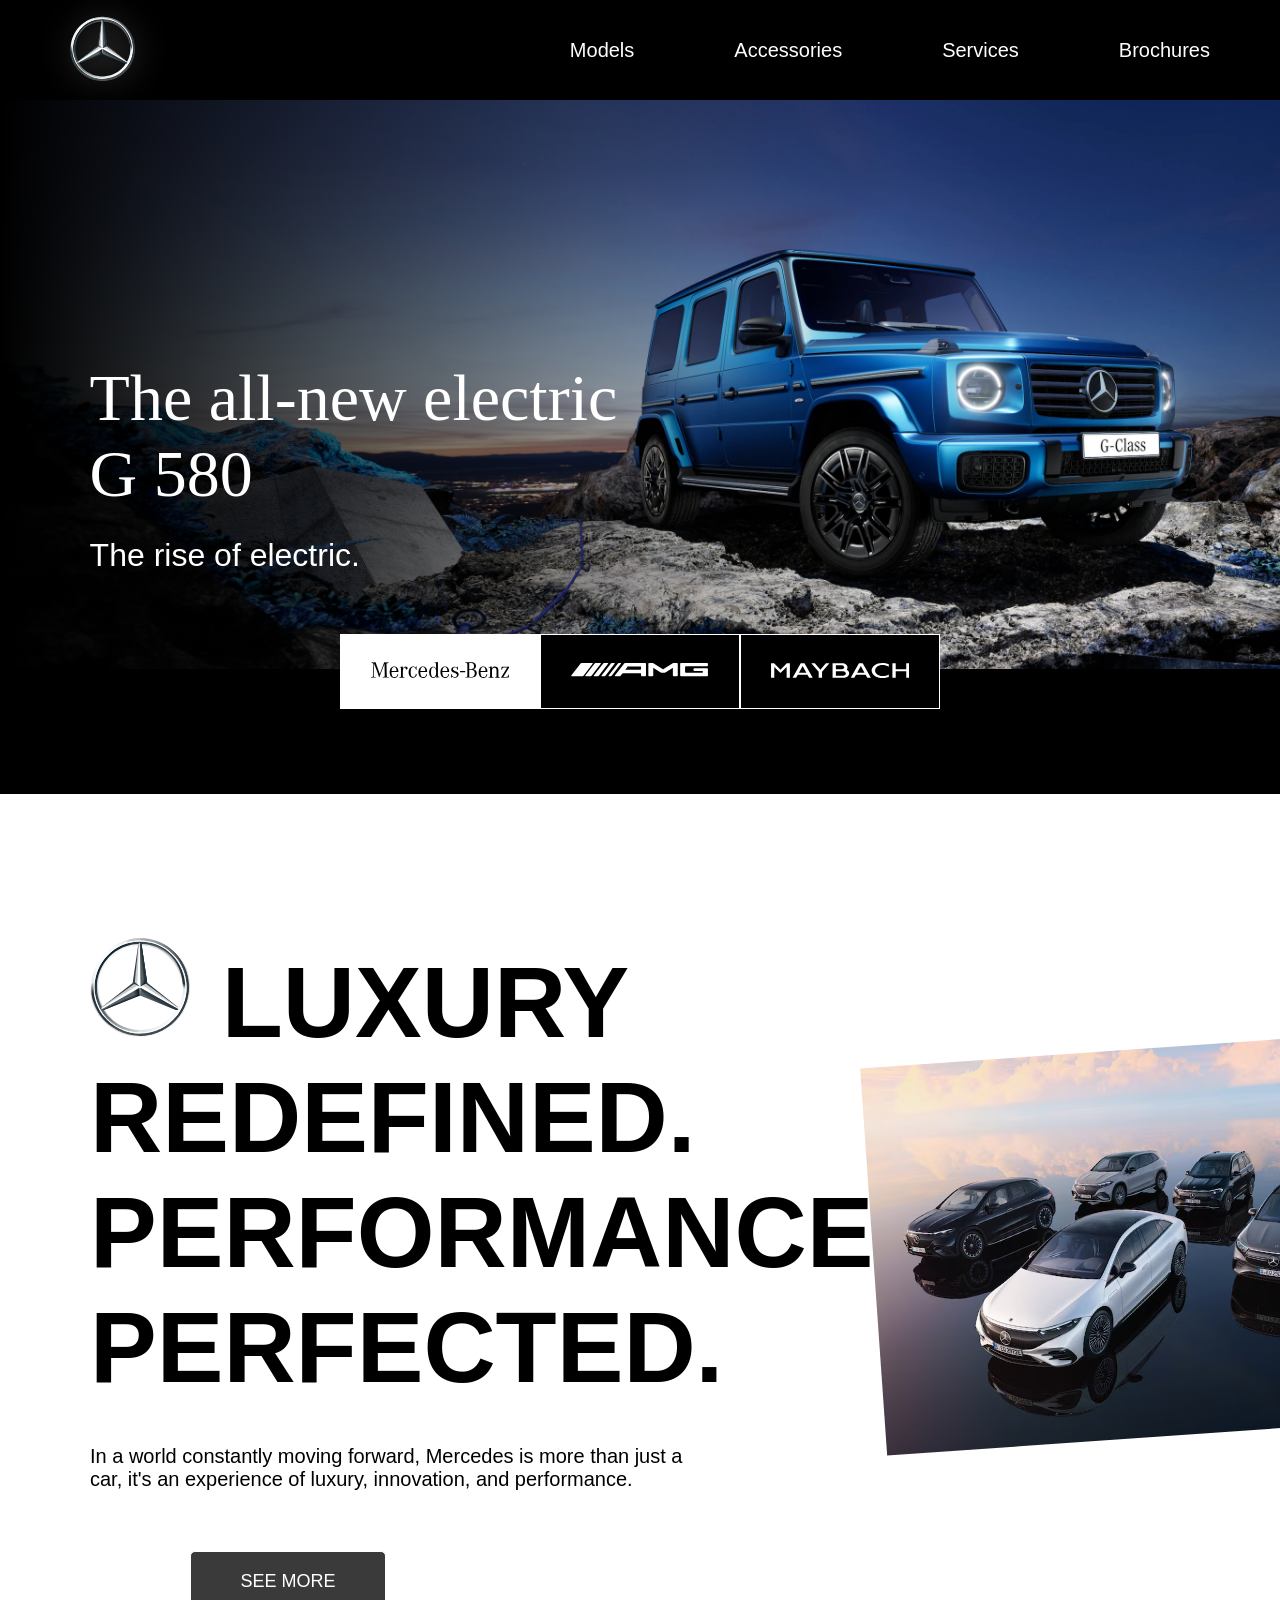
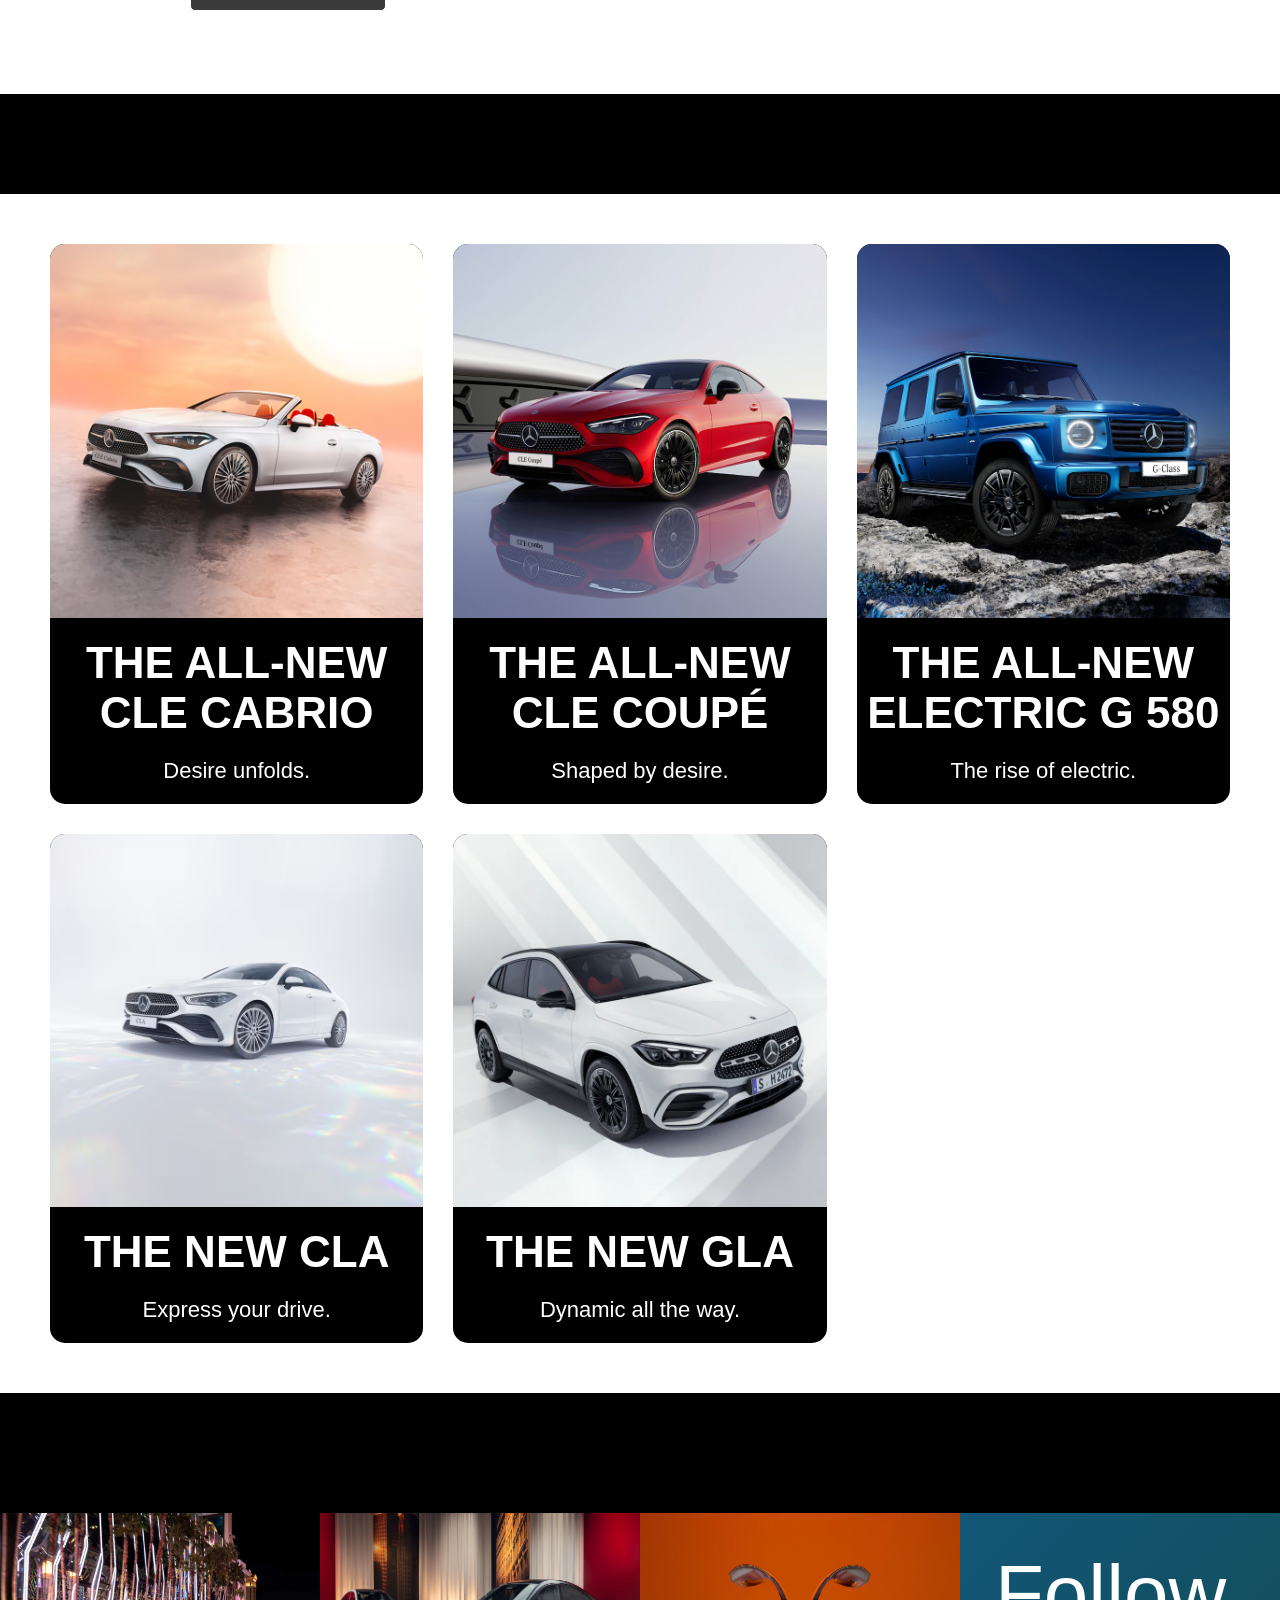
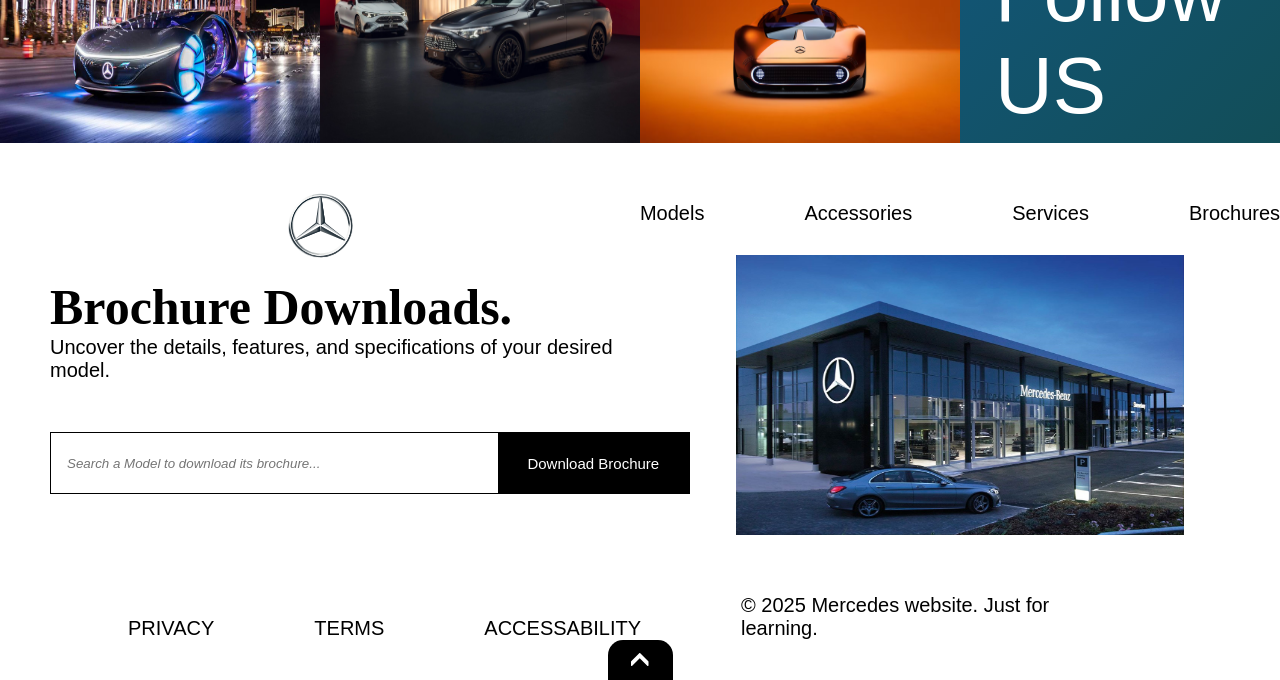
<file: Benz.html>
<!DOCTYPE html>
<html lang="en">
    <head>
        <meta charset="UTF-8">
        <meta name="viewport" content="width=device-width, initial-scale=1.0">
        <meta http-equiv="X-UA-Compatible" content="ie=edge" />
        <title>Mercedes</title>
        <link rel="alternate icon" type="image/png" href="Favicon.png">
        <link rel="stylesheet" href="main.css"/>
        <!-- <link rel="stylesheet" href="/styles.css"/> -->
        <!-- <link rel="stylesheet" href="/MPstyles.css"/> -->
    </head>
    <body>
        <header id="top">
            <nav class="navbar">
                <div class="navbar__container container">
                    <div id="logo">
                        <a href="index.html">
                            <svg
                                class="logo"
                                viewBox="0 0 64 64"
                                id="mb-stern_x5F_10"
                                xmlns="http://www.w3.org/2000/svg"
                                fill="#000000"
                                >
                                <g id="SVGRepo_bgCarrier" stroke-width="0"></g>
                                <g
                                    id="SVGRepo_tracerCarrier"
                                    stroke-linecap="round"
                                    stroke-linejoin="round"
                                ></g>
                                <g id="SVGRepo_iconCarrier">
                                    <style>
                                    .st0 {
                                        fill: url(#outer_1_);
                                    }
                                    .st1 {
                                        fill: url(#SVGID_1_);
                                    }
                                    .st2 {
                                        opacity: 0.4;
                                        fill: url(#SVGID_2_);
                                        enable-background: new;
                                    }
                                    .st3 {
                                        fill: #fff;
                                    }
                                    .st4 {
                                        opacity: 0.4;
                                        fill: url(#SVGID_3_);
                                        enable-background: new;
                                    }
                                    .st5 {
                                        fill: #565f64;
                                    }
                                    .st6 {
                                        fill: url(#SVGID_4_);
                                    }
                                    .st7 {
                                        fill: #a4aaae;
                                        fill-opacity: 0.6;
                                    }
                                    .st8 {
                                        fill: #333e46;
                                    }
                                    .st9 {
                                        fill: url(#SVGID_5_);
                                    }
                                    .st10 {
                                        fill: url(#SVGID_6_);
                                        fill-opacity: 0.8;
                                    }
                                    .st11 {
                                        opacity: 0.8;
                                        fill: url(#SVGID_7_);
                                        enable-background: new;
                                    }
                                    .st12 {
                                        fill: url(#SVGID_8_);
                                    }
                                    .st13 {
                                        fill: url(#SVGID_9_);
                                    }
                                    .st14 {
                                        fill: url(#SVGID_10_);
                                    }
                                    .st15 {
                                        fill: url(#SVGID_11_);
                                    }
                                    .st16 {
                                        fill: url(#SVGID_12_);
                                    }
                                    .st17 {
                                        fill: url(#SVGID_13_);
                                    }
                                    .st18 {
                                        fill: url(#SVGID_14_);
                                    }
                                    .st19 {
                                        fill: #fbfbfb;
                                    }
                                    .st20 {
                                        fill: #333f47;
                                    }
                                    </style>
                                    <linearGradient
                                    id="outer_1_"
                                    gradientUnits="userSpaceOnUse"
                                    x1="7.998"
                                    y1="54.102"
                                    x2="56.002"
                                    y2="13.898"
                                    gradientTransform="matrix(1 0 0 -1 0 66)"
                                    >
                                    <stop offset="0" stop-color="#ffffff"></stop>
                                    <stop offset=".1" stop-color="#e7e8e6"></stop>
                                    <stop offset=".1" stop-color="#cdd0d0"></stop>
                                    <stop offset=".2" stop-color="#b5bbbd"></stop>
                                    <stop offset=".2" stop-color="#a5acaf"></stop>
                                    <stop offset=".3" stop-color="#9ba3a7"></stop>
                                    <stop offset=".3" stop-color="#98a0a4"></stop>
                                    <stop offset=".4" stop-color="#828a8f"></stop>
                                    <stop offset=".5" stop-color="#667075"></stop>
                                    <stop offset=".6" stop-color="#535c63"></stop>
                                    <stop offset=".7" stop-color="#475158"></stop>
                                    <stop offset=".8" stop-color="#434d54"></stop>
                                    <stop offset="1" stop-color="#475157"></stop>
                                    </linearGradient>
                                    <path
                                    id="outer_24_"
                                    class="st0"
                                    d="M63.3 32c0 17.3-14 31.3-31.3 31.3S.7 49.3.7 32 14.7.7 32 .7s31.3 14 31.3 31.3zM32 2.6C15.7 2.6 2.6 15.7 2.6 32S15.8 61.4 32 61.4c16.3 0 29.4-13.2 29.4-29.4C61.4 15.7 48.3 2.6 32 2.6z"
                                    ></path>
                                    <linearGradient
                                    id="SVGID_1_"
                                    gradientUnits="userSpaceOnUse"
                                    x1="9.471"
                                    y1="52.941"
                                    x2="54.471"
                                    y2="15.141"
                                    gradientTransform="matrix(1 0 0 -1 0 66)"
                                    >
                                    <stop offset="0" stop-color="#0b1f2a"></stop>
                                    <stop offset=".2" stop-color="#333f47"></stop>
                                    <stop offset=".5" stop-color="#777f84"></stop>
                                    <stop offset=".5" stop-color="#81898d"></stop>
                                    <stop offset=".7" stop-color="#b3b8b8"></stop>
                                    <stop offset=".8" stop-color="#d2d5d3"></stop>
                                    <stop offset=".8" stop-color="#dee0dd"></stop>
                                    <stop offset="1" stop-color="#fbfbfb"></stop>
                                    </linearGradient>
                                    <path
                                    class="st1"
                                    d="M32 2.6C15.7 2.6 2.6 15.7 2.6 32S15.8 61.4 32 61.4c16.3 0 29.4-13.2 29.4-29.4C61.4 15.7 48.3 2.6 32 2.6zm0 56.9C16.8 59.5 4.5 47.2 4.5 32S16.8 4.5 32 4.5 59.5 16.8 59.5 32 47.2 59.5 32 59.5z"
                                    ></path>
                                    <linearGradient
                                    id="SVGID_2_"
                                    gradientUnits="userSpaceOnUse"
                                    x1="1648.736"
                                    y1="-160.944"
                                    x2="1670.636"
                                    y2="-221.143"
                                    gradientTransform="matrix(-1 0 0 1 1691.673 223.007)"
                                    >
                                    <stop offset="0" stop-color="#e1e3e1"></stop>
                                    <stop offset=".1" stop-color="#c1c5c4"></stop>
                                    <stop offset=".3" stop-color="#9ba1a2"></stop>
                                    <stop offset=".5" stop-color="#7d8487"></stop>
                                    <stop offset=".7" stop-color="#687074" stop-opacity="0"></stop>
                                    <stop offset=".8" stop-color="#5b6469" stop-opacity="0"></stop>
                                    <stop offset="1" stop-color="#576065" stop-opacity="0"></stop>
                                    </linearGradient>
                                    <path
                                    class="st2"
                                    d="M32 63.3c17.3 0 31.3-14 31.3-31.3S49.3.7 32 .7.7 14.7.7 32s14 31.3 31.3 31.3zM32 0c17.6 0 32 14.4 32 32S49.6 64 32 64 0 49.6 0 32 14.4 0 32 0z"
                                    ></path>
                                    <path
                                    class="st3"
                                    d="M2.2 32.1C2.2 15.7 15.5 2.2 32 2.2s29.8 13.4 29.8 29.9c0 16.4-13.3 29.7-29.8 29.7S2.2 48.5 2.2 32.1zm9.3-20.6c-5.3 5.3-8.6 12.6-8.6 20.6 0 8 3.3 15.3 8.5 20.5 5.3 5.2 12.6 8.5 20.6 8.5 8 0 15.3-3.2 20.5-8.5 5.3-5.2 8.5-12.5 8.5-20.5s-3.3-15.3-8.5-20.6C47.3 6.2 40 2.9 32 2.9s-15.3 3.3-20.5 8.6z"
                                    ></path>
                                    <linearGradient
                                    id="SVGID_3_"
                                    gradientUnits="userSpaceOnUse"
                                    x1="18.201"
                                    y1="57.899"
                                    x2="45.799"
                                    y2="10.101"
                                    gradientTransform="matrix(1 0 0 -1 0 66)"
                                    >
                                    <stop offset="0" stop-color="#e1e3e1"></stop>
                                    <stop offset=".1" stop-color="#c1c5c4"></stop>
                                    <stop offset=".3" stop-color="#9ba1a2"></stop>
                                    <stop offset=".5" stop-color="#7d8487"></stop>
                                    <stop offset=".7" stop-color="#687074" stop-opacity="0"></stop>
                                    <stop offset=".8" stop-color="#5b6469" stop-opacity="0"></stop>
                                    <stop offset="1" stop-color="#576065" stop-opacity="0"></stop>
                                    </linearGradient>
                                    <path
                                    class="st4"
                                    d="M32 59.6c-7.4 0-14.3-2.9-19.5-8.1S4.4 39.4 4.4 32s2.9-14.3 8.1-19.5S24.6 4.4 32 4.4s14.3 2.9 19.5 8.1 8.1 12.1 8.1 19.5-2.9 14.3-8.1 19.5-12.1 8.1-19.5 8.1zm0-.8c7.1 0 13.9-2.8 18.9-7.8 5.1-5.1 7.8-11.8 7.8-18.9s-2.8-13.9-7.8-18.9C45.8 8.1 39.1 5.4 32 5.4s-13.9 2.8-18.9 7.8C8 18.1 5.2 24.9 5.2 32S8 45.9 13 50.9c5.1 5.1 11.9 7.9 19 7.9z"
                                    ></path>
                                    <path
                                    class="st3"
                                    d="M56.3 45c-.5-.4-19.8-15.7-19.8-15.7L32 3.6c-.3.1-.7.4-.9.8l-3.2 25L8 44.7s-.4.5-.6.8c-.1.2-.1.5-.1.8l24.6-10.1 24.6 10.1c.2-.5 0-1-.2-1.3z"
                                    ></path>
                                    <path
                                    class="st5"
                                    d="M32.2 32.8l-.2 4.6 22.6 9.1c.8.4 1.4.2 2-.2L32.5 32.7c-.1-.1-.3 0-.3.1z"
                                    ></path>
                                    <linearGradient
                                    id="SVGID_4_"
                                    gradientUnits="userSpaceOnUse"
                                    x1="44.488"
                                    y1="26.607"
                                    x2="42.788"
                                    y2="23.807"
                                    gradientTransform="matrix(1 0 0 -1 0 66)"
                                    >
                                    <stop offset="0" stop-color="#27343c"></stop>
                                    <stop offset="1" stop-color="#00111e" stop-opacity="0"></stop>
                                    </linearGradient>
                                    <path
                                    class="st6"
                                    d="M32.2 32.8s1.3 2.3 2.8 3.9c2.1 2.3 4.9 3.9 4.9 3.9l14.7 5.9c.8.4 1.4.2 2-.2L32.5 32.7c-.1-.1-.3 0-.3.1z"
                                    ></path>
                                    <path
                                    class="st7"
                                    d="M56.5 45.4c0-.1-.1-.2-.2-.4L35.7 29.9l-2.8 1.8s.2.1.3 0c.3-.1.9-.2 1.5 0 .5.2 21.8 13.8 21.8 13.7 0 .1 0 .1 0 0z"
                                    ></path>
                                    <path
                                    class="st8"
                                    d="M55.8 44.5L36.6 29.3l-.9.6 20.6 15.2c-.1-.2-.3-.4-.5-.6z"
                                    ></path>
                                    <path
                                    class="st5"
                                    d="M32.5 31.3l-.1.1s0 .2.2.1c.1-.1 3-1.6 4-2.2l-3.5-24c-.1-.9-.5-1.3-1.2-1.6l.4 27.8.2-.2z"
                                    ></path>
                                    <path
                                    class="st7"
                                    d="M30.8 5.3v1.3l-2.2 22.1c0 .3.1.6.4.8l1.3 1 .9-24.4.1-1.9c-.3.2-.4.6-.5 1.1zM29.6 30.9l-1.2-1L8.1 44.6s-.6.4-.7.8l.7-.4 21.3-13.4c.4-.2.5-.4.2-.7z"
                                    ></path>
                                    <path
                                    class="st5"
                                    d="M31.7 32.8c0-.1-.1-.2-.2-.1L7.3 46.4c.6.4 1.2.5 2 .2l22.6-9.1-.2-4.7z"
                                    ></path>
                                    <linearGradient
                                    id="SVGID_5_"
                                    gradientUnits="userSpaceOnUse"
                                    x1="39.58"
                                    y1="36.888"
                                    x2="36.78"
                                    y2="41.388"
                                    gradientTransform="matrix(1 0 0 -1 0 66)"
                                    >
                                    <stop offset=".1" stop-color="#02131f"></stop>
                                    <stop offset=".9" stop-color="#02131f" stop-opacity="0"></stop>
                                    </linearGradient>
                                    <path
                                    class="st9"
                                    d="M32.4 31.4l.1-.1-.1.1s0 .1.1.1h.1c.1-.1 3-1.6 4-2.2l-.4-2.9-3.1-21.1c0-.4-.1-.7-.3-.9 0 0 1.5 20.2 1.5 22.4 0 2.9-1.9 4.6-1.9 4.6z"
                                    ></path>
                                    <linearGradient
                                    id="SVGID_6_"
                                    gradientUnits="userSpaceOnUse"
                                    x1="31.982"
                                    y1="29.664"
                                    x2="27.782"
                                    y2="28.464"
                                    gradientTransform="matrix(1 0 0 -1 0 66)"
                                    >
                                    <stop offset=".2" stop-color="#02131f"></stop>
                                    <stop offset=".9" stop-color="#02131f" stop-opacity="0"></stop>
                                    </linearGradient>
                                    <path
                                    class="st10"
                                    d="M31.7 32.8c0-.1-.1-.2-.2-.1L7.3 46.4c.6.4 1.2.5 2 .2l22.6-9.1-.2-4.7z"
                                    ></path>
                                    <linearGradient
                                    id="SVGID_7_"
                                    gradientUnits="userSpaceOnUse"
                                    x1="20.791"
                                    y1="24.096"
                                    x2="20.191"
                                    y2="25.596"
                                    gradientTransform="matrix(1 0 0 -1 0 66)"
                                    >
                                    <stop offset="0" stop-color="#02131f"></stop>
                                    <stop offset=".1" stop-color="#02131f"></stop>
                                    <stop offset="1" stop-color="#02131f" stop-opacity="0"></stop>
                                    </linearGradient>
                                    <path
                                    class="st11"
                                    d="M9.3 46.5l22.6-9.1-.2-4.4c-.4 1.2-1.1 2.5-3 3.5-1.4.8-14.8 7.4-19.6 9.7-.3.2-.7.3-.9.4.4.2.7.1 1.1-.1z"
                                    ></path>
                                    <linearGradient
                                    id="SVGID_8_"
                                    gradientUnits="userSpaceOnUse"
                                    x1="35.602"
                                    y1="48.786"
                                    x2="32.202"
                                    y2="48.386"
                                    gradientTransform="matrix(1 0 0 -1 0 66)"
                                    >
                                    <stop offset=".3" stop-color="#02131f"></stop>
                                    <stop offset=".3" stop-color="#02131f"></stop>
                                    <stop offset=".8" stop-color="#02131f" stop-opacity="0"></stop>
                                    </linearGradient>
                                    <path
                                    class="st12"
                                    d="M32.5 31.3l-.1.1s0 .2.2.1c.1-.1 3-1.6 4-2.2l-3.5-24c-.1-.9-.5-1.3-1.2-1.6l.4 27.8.2-.2z"
                                    ></path>
                                    <linearGradient
                                    id="SVGID_9_"
                                    gradientUnits="userSpaceOnUse"
                                    x1="35.708"
                                    y1="48.843"
                                    x2="33.407"
                                    y2="48.543"
                                    gradientTransform="matrix(1 0 0 -1 0 66)"
                                    >
                                    <stop offset=".4" stop-color="#27343c"></stop>
                                    <stop offset="1" stop-color="#3b474e" stop-opacity="0"></stop>
                                    </linearGradient>
                                    <path
                                    class="st13"
                                    d="M32.5 31.3l-.1.1s0 .2.2.1c.1-.1 3-1.6 4-2.2l-3.5-24c-.1-.9-.5-1.3-1.2-1.6l.4 27.8.2-.2z"
                                    ></path>
                                    <linearGradient
                                    id="SVGID_10_"
                                    gradientUnits="userSpaceOnUse"
                                    x1="-.36"
                                    y1="33.169"
                                    x2="27.54"
                                    y2="17.069"
                                    gradientTransform="matrix(1 0 0 -1 0 66)"
                                    >
                                    <stop offset="0" stop-color="#24303a" stop-opacity="0"></stop>
                                    <stop offset="0" stop-color="#25323b" stop-opacity="0"></stop>
                                    <stop offset=".1" stop-color="#27343c"></stop>
                                    </linearGradient>
                                    <path
                                    class="st14"
                                    d="M5.1 44.4C4.4 42.8.4 35 4.8 20H3.1c-.9 3-1.6 4.8-2 7.5 0 0-.2 1-.3 2.1S.7 31.3.7 32c0 6 1.5 9.5 1.5 9.5 1.6 5 4.4 9.5 8.2 12.9 3.3 2.9 8.4 5.1 12.6 5.9-.7-.1-12.7-5.2-17.9-15.9z"
                                    ></path>
                                    <linearGradient
                                    id="SVGID_11_"
                                    gradientUnits="userSpaceOnUse"
                                    x1="31.95"
                                    y1="28.6"
                                    x2="31.95"
                                    y2="33.4"
                                    gradientTransform="matrix(1 0 0 -1 0 66)"
                                    >
                                    <stop offset=".3" stop-color="#a5abaf"></stop>
                                    <stop offset="1" stop-color="#a5abaf" stop-opacity="0"></stop>
                                    </linearGradient>
                                    <path
                                    class="st15"
                                    d="M32.4 32.6h-.9c.1 0 .2 0 .2.1l.2 4.6h.1l.2-4.6c0-.1.1-.2.2-.1z"
                                    ></path>
                                    <linearGradient
                                    id="SVGID_12_"
                                    gradientUnits="userSpaceOnUse"
                                    x1="47.65"
                                    y1="63.7"
                                    x2="47.65"
                                    y2="2.7"
                                    gradientTransform="matrix(1 0 0 -1 0 66)"
                                    >
                                    <stop offset="0" stop-color="#dee0dd"></stop>
                                    <stop offset="0" stop-color="#c5c9c7"></stop>
                                    <stop offset="0" stop-color="#9ea4a5"></stop>
                                    <stop offset="0" stop-color="#82898c"></stop>
                                    <stop offset="0" stop-color="#71797d"></stop>
                                    <stop offset="0" stop-color="#6b7378"></stop>
                                    <stop offset=".2" stop-color="#333f47"></stop>
                                    <stop offset=".5" stop-color="#27343c"></stop>
                                    <stop offset=".8" stop-color="#333f47"></stop>
                                    <stop offset="1" stop-color="#434d54"></stop>
                                    </linearGradient>
                                    <path
                                    class="st16"
                                    d="M42 2.3c10.5 4 20.4 15 20.4 28.9C62.4 48 49 61.7 32 61.7v1.6c17 0 31.3-14 31.3-31.3 0-13.8-8.8-25.4-21.3-29.7z"
                                    ></path>
                                    <linearGradient
                                    id="SVGID_13_"
                                    gradientUnits="userSpaceOnUse"
                                    x1="32"
                                    y1="65.3"
                                    x2="32.3"
                                    y2="65.3"
                                    gradientTransform="matrix(1 0 0 -1 0 66)"
                                    >
                                    <stop offset="0" stop-color="#dee0dd"></stop>
                                    <stop offset="0" stop-color="#c5c9c7"></stop>
                                    <stop offset="0" stop-color="#9ea4a5"></stop>
                                    <stop offset="0" stop-color="#82898c"></stop>
                                    <stop offset="0" stop-color="#71797d"></stop>
                                    <stop offset="0" stop-color="#6b7378"></stop>
                                    <stop offset=".2" stop-color="#333f47"></stop>
                                    <stop offset=".5" stop-color="#27343c"></stop>
                                    <stop offset=".8" stop-color="#333f47"></stop>
                                    <stop offset="1" stop-color="#434d54"></stop>
                                    </linearGradient>
                                    <path class="st17" d="M32.3.7H32h.3z"></path>
                                    <linearGradient
                                    id="SVGID_14_"
                                    gradientUnits="userSpaceOnUse"
                                    x1="57.289"
                                    y1="57.907"
                                    x2="43.789"
                                    y2="38.107"
                                    gradientTransform="matrix(1 0 0 -1 0 66)"
                                    >
                                    <stop offset=".7" stop-color="#27343c"></stop>
                                    <stop offset=".7" stop-color="#2b373f"></stop>
                                    <stop offset=".7" stop-color="#36424a"></stop>
                                    <stop offset=".7" stop-color="#49545b"></stop>
                                    <stop offset=".8" stop-color="#646d73" stop-opacity="0"></stop>
                                    <stop offset=".8" stop-color="#868d92" stop-opacity="0"></stop>
                                    <stop offset=".8" stop-color="#b0b5b8" stop-opacity="0"></stop>
                                    <stop offset=".8" stop-color="#e1e3e4" stop-opacity="0"></stop>
                                    <stop offset=".8" stop-color="#ffffff" stop-opacity="0"></stop>
                                    </linearGradient>
                                    <path
                                    class="st18"
                                    d="M58.8 20.2C51.8 4.1 36 3.2 35.1 3.1H35c12.1 2.2 19.8 10.1 22.5 18.4v.1c1.2 3.2 1.8 6.6 1.9 10.3.1 3.5-.7 7.4-2.2 11-.1.5-.2 1.1-.3 1.1h1.6c4.8-9 2.7-18.1.3-23.8z"
                                    ></path>
                                    <path
                                    class="st19"
                                    d="M2.2 32.1C2.2 15.7 15.5 2.2 32 2.2s29.8 13.4 29.8 29.9c0 16.4-13.3 29.7-29.8 29.7S2.2 48.5 2.2 32.1zm9.3-20.6c-5.3 5.3-8.6 12.6-8.6 20.6 0 8 3.3 15.3 8.5 20.5 5.3 5.2 12.6 8.5 20.6 8.5 8 0 15.3-3.2 20.5-8.5 5.3-5.2 8.5-12.5 8.5-20.5s-3.3-15.3-8.5-20.6C47.3 6.2 40 2.9 32 2.9s-15.3 3.3-20.5 8.6z"
                                    ></path>
                                    <path
                                    class="st20"
                                    d="M7.9 44.8l20.4-14.7c1.1.6 2.9 1.4 3.1 1.4.2.1.2-.1.2-.1l-2.5-2.1c-.3-.2-.4-.5-.4-.8l2.4-24.1c-.1.1-.1.3-.2.4-.1.2-.1.3-.1.5l-3.5 24.1L8.1 44.5c-.1.1-.2.2-.2.3z"
                                    ></path>
                                </g>
                            </svg>
                        </a>
                    </div>

                    <button class="navbar__hamburger-btn">
                        <div class="navbar__hamburger-bar"></div>
                        <div class="navbar__hamburger-bar"></div>
                        <div class="navbar__hamburger-bar"></div>
                    </button>

                    <ul class="navbar__list">
                        <li class="navbar__item"><a href="#pages-btns" class="navbar__link">Models</a></li>
                        <li class="navbar__item"><a href="#Accessories" class="navbar__link">Accessories</a></li>
                        <li class="navbar__item"><a href="#Services" class="navbar__link">Services</a></li>
                        <li class="navbar__item"><a href="#brochures" class="navbar__link">Brochures</a></li>
                    </ul>
                </div>
            </nav>
        </header>

        <main>
            <div class="main-img-section">
                <h1>The all-new electric<br/>G 580<span>The rise of electric.</span></h1>
                <img class="main-img" src="images/The all-new electric G 580.webp" alt="The all-new electric G 580"/>
            </div>

            <div class="pages-btns">
                <button id="Mercedes-Benz-activated">
                    <a href="#">
                        <svg
                            viewBox="0 0 96 11"
                            fill="none"
                            xmlns="http://www.w3.org/2000/svg"
                            >
                            <path
                                d="M61.677 6.14961H65.2486V7.01575H61.677V6.14961ZM2.17786 1.12598L1.8294 9.35433V9.52756C1.8294 10.2205 2.00363 10.3937 3.13612 10.4803V10.8268C2.35209 10.7402 2.00363 10.7402 1.56806 10.7402C1.13249 10.7402 0.784029 10.7402 0 10.8268V10.4803C1.13249 10.3937 1.30672 10.3071 1.30672 9.44094L1.65517 1.64567V1.55906C1.65517 0.866142 1.39383 0.692913 0.348457 0.606299V0.173228C0.958258 0.259843 1.2196 0.259843 1.65517 0.259843C2.26497 0.259843 2.52632 0.259843 3.13612 0.173228L6.098 8.22835L9.14701 0.173228C9.84392 0.259843 10.1924 0.259843 10.7151 0.259843C11.1506 0.259843 11.412 0.259843 12.0218 0.173228V0.606299C10.9764 0.692913 10.7151 0.866142 10.7151 1.55906V1.64567L10.8893 9.44094C10.8893 10.3071 11.0635 10.3937 12.196 10.4803V10.8268C11.1506 10.7402 10.8022 10.7402 10.1924 10.7402C9.58258 10.7402 9.23412 10.7402 8.18875 10.8268V10.4803C9.23412 10.3937 9.49546 10.2205 9.49546 9.52756V9.44094L9.32123 1.2126L6.62069 8.22835L6.44646 8.74803L6.18512 9.35433L6.01089 9.96063L5.83666 10.4803H5.57532L5.40109 9.96063L5.13975 9.35433L4.96552 8.74803L4.79129 8.14173L2.17786 1.12598ZM16.2904 10.4803C14.8094 10.4803 14.1996 9.35433 14.1996 6.84252H18.9909C18.9909 4.41732 17.9456 3.11811 16.029 3.11811C14.1125 3.11811 12.8929 4.67717 12.8929 7.10236C12.8929 9.52756 14.1125 11 16.1162 11C17.6842 11 18.7296 10.0472 18.9038 8.40158H18.294C18.1198 9.70079 17.4229 10.4803 16.2904 10.4803ZM14.1996 6.23622C14.3739 4.41732 14.9837 3.46457 16.029 3.46457C17.0744 3.46457 17.5971 4.33071 17.6842 6.23622H14.1996ZM19.8621 3.6378V3.37795C20.7332 3.29134 21.343 3.20472 21.9528 3.0315C22.0399 3.6378 22.0399 3.89764 22.127 4.33071V4.50394C22.4755 3.6378 23.1724 3.0315 23.9564 3.0315C24.7405 3.0315 25.3503 3.55118 25.3503 4.33071C25.3503 4.76378 25.0889 5.11024 24.6534 5.11024C24.3049 5.11024 23.9564 4.85039 23.9564 4.59055V4.15748C23.9564 3.89764 23.7822 3.81102 23.4338 3.81102C22.5626 3.81102 22.0399 4.85039 22.0399 6.40945V9.70079C22.0399 10.3937 22.2142 10.4803 23.1724 10.5669V10.9134C22.3013 10.8268 21.9528 10.8268 21.4301 10.8268C20.8203 10.8268 20.559 10.8268 19.6007 10.9134V10.5669C20.559 10.4803 20.7332 10.3937 20.7332 9.70079V4.41732C20.7332 3.72441 20.6461 3.6378 19.775 3.6378H19.8621ZM31.5354 2.94488V5.54331H31.1869C30.9256 4.15748 30.3158 3.46457 29.3575 3.46457C28.1379 3.46457 27.441 4.76378 27.441 7.01575C27.441 9.26772 28.0508 10.3937 29.2704 10.3937C30.2287 10.3937 30.8385 9.70079 31.0127 8.31496H31.7096C31.5354 10.0472 30.5771 10.9134 29.1833 10.9134C27.3539 10.9134 26.0472 9.35433 26.0472 7.01575C26.0472 4.67717 27.3539 3.0315 29.1833 3.0315C29.8802 3.0315 30.3158 3.20472 30.8385 3.72441L31.274 2.94488H31.5354ZM36.2396 10.4803C34.7586 10.4803 34.1488 9.35433 34.1488 6.84252H38.9401C38.9401 4.41732 37.8947 3.11811 35.9782 3.11811C34.0617 3.11811 32.8421 4.67717 32.8421 7.10236C32.8421 9.52756 34.0617 11 36.0653 11C37.6334 11 38.6788 10.0472 38.853 8.40158H38.2432C38.069 9.70079 37.3721 10.4803 36.2396 10.4803ZM34.1488 6.23622C34.323 4.41732 34.9328 3.46457 35.9782 3.46457C37.0236 3.46457 37.5463 4.33071 37.6334 6.23622H34.1488ZM46.3448 9.1811V0C45.5608 0.173228 44.8639 0.346457 43.9056 0.433071V0.692913C44.951 0.692913 45.0381 0.779528 45.0381 1.64567V4.41732C44.4283 3.46457 43.9927 3.20472 43.1216 3.20472C41.3793 3.20472 40.2468 4.85039 40.2468 7.10236C40.2468 9.35433 41.4664 11 43.2087 11C44.0799 11 44.7768 10.5669 45.2123 9.70079C45.2995 10.3071 45.2995 10.3937 45.4737 11C46.1706 10.8268 46.4319 10.7402 47.3031 10.6535H47.5644V10.3937C46.4319 10.2205 46.3448 10.1339 46.3448 9.1811ZM43.2958 10.5669C42.1633 10.5669 41.5535 9.35433 41.5535 7.10236C41.5535 4.76378 42.0762 3.6378 43.2958 3.6378C44.5154 3.6378 45.1252 4.85039 45.1252 7.18898C45.0381 9.35433 44.4283 10.5669 43.2958 10.5669ZM51.4846 10.4803C50.0036 10.4803 49.3938 9.35433 49.3938 6.84252H54.1851C54.1851 4.41732 53.1397 3.11811 51.2232 3.11811C49.3067 3.11811 48.0871 4.67717 48.0871 7.10236C48.0871 9.52756 49.3067 11 51.3103 11C52.8784 11 53.9238 10.0472 54.098 8.40158H53.4882C53.314 9.70079 52.6171 10.4803 51.4846 10.4803ZM49.3938 6.23622C49.5681 4.41732 50.1779 3.46457 51.2232 3.46457C52.2686 3.46457 52.7913 4.33071 52.8784 6.23622H49.3938ZM55.4918 11V8.31496H55.8403C56.1016 9.7874 56.7985 10.4803 57.931 10.4803C58.8893 10.4803 59.5862 9.87402 59.5862 9.00787C59.5862 8.48819 59.3249 8.14173 58.5408 7.70866L57.931 7.44882L57.147 7.18898C56.0145 6.66929 55.5789 6.23622 55.5789 5.28346C55.5789 3.98425 56.5372 3.20472 58.0181 3.20472C58.6279 3.20472 59.0635 3.37795 59.6733 3.72441L59.9347 3.0315H60.196V5.45669H59.8476C59.6733 4.15748 59.1506 3.55118 58.1924 3.55118C57.3212 3.55118 56.7114 4.15748 56.7114 4.85039C56.7114 5.45669 56.9728 5.71654 58.3666 6.32283L59.0635 6.58268C60.2831 7.10236 60.7187 7.62205 60.7187 8.5748C60.7187 9.87402 59.6733 10.8268 58.1053 10.8268C57.4084 10.8268 56.7985 10.6535 56.1887 10.1339L55.8403 10.8268H55.4918V11ZM72.7405 2.77165C72.7405 1.90551 72.392 1.2126 71.7822 0.779528C71.2595 0.346457 70.6497 0.173228 69.6044 0.173228H65.4229V0.606299C66.5554 0.692913 66.7296 0.779528 66.7296 1.64567V9.35433C66.7296 10.2205 66.6425 10.3071 65.4229 10.3937V10.7402H69.4301C70.6497 10.7402 71.2595 10.5669 71.9564 10.2205C72.7405 9.70079 73.2632 8.74803 73.2632 7.70866C73.2632 6.84252 72.9147 6.06299 72.3049 5.62992C71.9564 5.37008 71.608 5.19685 70.9982 5.11024C72.1307 4.67717 72.7405 3.89764 72.7405 2.77165ZM68.0363 0.692913H69.4301C70.7368 0.692913 71.3466 1.38583 71.3466 2.85827C71.3466 3.55118 71.1724 4.15748 70.824 4.50394C70.4755 4.93701 70.0399 5.02362 69.1688 5.02362H68.0363V0.692913ZM69.6044 5.45669C70.4755 5.45669 70.9111 5.62992 71.2595 5.97638C71.608 6.32283 71.8693 7.01575 71.8693 7.79528C71.8693 9.35433 71.0853 10.3071 69.6044 10.3071H68.9946C68.1234 10.3071 68.0363 10.2205 68.0363 9.44094V5.45669H69.6044ZM77.9673 10.4803C76.4864 10.4803 75.8766 9.35433 75.8766 6.84252H80.6679C80.6679 4.41732 79.6225 3.11811 77.706 3.11811C75.7895 3.11811 74.5699 4.67717 74.5699 7.10236C74.5699 9.52756 75.7895 11 77.7931 11C79.3612 11 80.4065 10.0472 80.5808 8.40158H79.971C79.7967 9.70079 79.0998 10.4803 77.9673 10.4803ZM75.8766 6.23622C76.0508 4.41732 76.6606 3.46457 77.706 3.46457C78.7514 3.46457 79.274 4.33071 79.3612 6.23622H75.8766ZM81.4519 3.72441V3.46457C82.4102 3.37795 82.9328 3.20472 83.5426 2.94488C83.6298 3.29134 83.6298 3.72441 83.7169 4.33071C84.3267 3.46457 84.9365 3.11811 85.8947 3.11811C86.853 3.11811 87.7241 3.6378 87.9855 4.41732C88.1597 4.76378 88.2468 5.28346 88.2468 5.88976V9.70079C88.2468 10.3937 88.4211 10.4803 89.3793 10.5669V10.9134C88.5082 10.8268 88.2468 10.8268 87.637 10.8268C87.0272 10.8268 86.7659 10.8268 85.8947 10.9134V10.5669C86.7659 10.5669 86.9401 10.3937 86.9401 9.70079V5.80315C86.9401 4.41732 86.5045 3.89764 85.4592 3.89764C84.4138 3.89764 83.804 4.59055 83.804 5.88976V9.70079C83.804 10.3071 83.9782 10.4803 84.8494 10.5669V10.9134C83.9782 10.8268 83.7169 10.8268 83.1071 10.8268C82.5844 10.8268 82.2359 10.8268 81.3648 10.9134V10.5669C82.323 10.4803 82.4973 10.3937 82.4973 9.70079V4.50394C82.4973 3.81102 82.4102 3.72441 81.6261 3.72441H81.4519ZM89.9891 10.8268L94.3448 3.72441H92.3412C91.2958 3.72441 91.0345 3.98425 90.5118 5.37008H90.1633L90.5118 3.29134H96L91.6443 10.3937H93.4737C94.5191 10.3937 95.0417 9.96063 95.4773 8.48819H95.8258L95.3902 10.7402L89.9891 10.8268Z"
                                fill=""
                            />
                        </svg>
                    </a>
                </button>

                <button id="AMG">
                    <a href="AMG.html">
                        <svg
                            version="1.1"
                            id="icon-amg"
                            xmlns="http://www.w3.org/2000/svg"
                            xmlns:xlink="http://www.w3.org/1999/xlink"
                            xml:space="preserve"
                            x="0px"
                            y="0px"
                            viewBox="0 0 79 8"
                            >
                            <g>
                                <path
                                points="M78.0478528,3.41349693 C78.0478528,3.17423313 77.8404908,2.96687117 77.601227,2.96687117 L77.3779141,2.96687117 L70.4711656,2.96687117 L70.2478528,2.96687117 C70.008589,2.96687117 69.801227,3.17423313 69.801227,3.41349693 L69.801227,3.49325153 L69.801227,4.05153374 C69.801227,4.29079755 70.008589,4.51411043 70.2478528,4.51411043 L74.8736196,4.51411043 C75.1766871,4.51411043 75.1607362,4.65766871 75.1607362,5.00858896 L75.1607362,5.08834356 C75.1607362,5.4392638 75.1766871,5.5190184 74.8736196,5.5190184 L65.5582822,5.5190184 L65.4785276,5.5190184 C65.2392638,5.5190184 65.0319018,5.31165644 65.0319018,5.07239264 L65.0319018,5.00858896 L65.0319018,2.4404908 L65.0319018,2.3607362 C65.0319018,2.12147239 65.2233129,1.91411043 65.4785276,1.91411043 L65.5582822,1.91411043 L77.2822086,1.91411043 L77.601227,1.91411043 C77.8404908,1.91411043 78.0478528,1.70674847 78.0478528,1.46748466 L78.0478528,1.27607362 L78.0478528,0.66993865 L78.0478528,0.446625767 C78.0478528,0.207361963 77.8404908,0 77.601227,0 L77.2822086,0 L67.0417178,0 L64.7128834,0 L62.6711656,0 C62.4319018,0 62.2245399,0.207361963 62.2245399,0.446625767 L62.2245399,7.08220859 C62.2245399,7.32147239 62.4319018,7.52883436 62.6711656,7.52883436 L64.5693252,7.52883436 L67.0257669,7.52883436 L77.3779141,7.52883436 L77.601227,7.52883436 C77.8404908,7.52883436 78.0478528,7.32147239 78.0478528,7.08220859 L78.0478528,6.7791411 L78.0478528,3.76441718 L78.0478528,3.34969325"
                                d="M78.0478528,3.41349693 C78.0478528,3.17423313 77.8404908,2.96687117 77.601227,2.96687117 L77.3779141,2.96687117 L70.4711656,2.96687117 L70.2478528,2.96687117 C70.008589,2.96687117 69.801227,3.17423313 69.801227,3.41349693 L69.801227,3.49325153 L69.801227,4.05153374 C69.801227,4.29079755 70.008589,4.51411043 70.2478528,4.51411043 L74.8736196,4.51411043 C75.1766871,4.51411043 75.1607362,4.65766871 75.1607362,5.00858896 L75.1607362,5.08834356 C75.1607362,5.4392638 75.1766871,5.5190184 74.8736196,5.5190184 L65.5582822,5.5190184 L65.4785276,5.5190184 C65.2392638,5.5190184 65.0319018,5.31165644 65.0319018,5.07239264 L65.0319018,5.00858896 L65.0319018,2.4404908 L65.0319018,2.3607362 C65.0319018,2.12147239 65.2233129,1.91411043 65.4785276,1.91411043 L65.5582822,1.91411043 L77.2822086,1.91411043 L77.601227,1.91411043 C77.8404908,1.91411043 78.0478528,1.70674847 78.0478528,1.46748466 L78.0478528,1.27607362 L78.0478528,0.66993865 L78.0478528,0.446625767 C78.0478528,0.207361963 77.8404908,0 77.601227,0 L77.2822086,0 L67.0417178,0 L64.7128834,0 L62.6711656,0 C62.4319018,0 62.2245399,0.207361963 62.2245399,0.446625767 L62.2245399,7.08220859 C62.2245399,7.32147239 62.4319018,7.52883436 62.6711656,7.52883436 L64.5693252,7.52883436 L67.0257669,7.52883436 L77.3779141,7.52883436 L77.601227,7.52883436 C77.8404908,7.52883436 78.0478528,7.32147239 78.0478528,7.08220859 L78.0478528,6.7791411 L78.0478528,3.76441718 L78.0478528,3.34969325"
                                ></path>
                                <path
                                points="M54.0257669,5.24785276 C53.8184049,5.37546012 53.6748466,5.50306748 53.4196319,5.50306748 L51.5214724,5.50306748 C51.2822086,5.50306748 51.1226994,5.37546012 50.9153374,5.24785276 L47.2625767,2.93496933 C47.0552147,2.80736196 46.8797546,2.90306748 46.8797546,3.14233129 L46.8797546,7.08220859 C46.8797546,7.32147239 46.6723926,7.52883436 46.4331288,7.52883436 L44.5349693,7.52883436 C44.2957055,7.52883436 44.0883436,7.32147239 44.0883436,7.08220859 L44.0883436,0.446625767 C44.0883436,0.207361963 44.2957055,0 44.5349693,0 L46.5766871,0 C46.8159509,0 46.9754601,0.111656442 47.1828221,0.239263804 L52.1595092,3.46134969 C52.3668712,3.58895706 52.5742331,3.58895706 52.7815951,3.46134969 L57.7582822,0.239263804 C57.9656442,0.111656442 58.1092025,0 58.3644172,0 L60.406135,0 C60.6453988,0 60.8527607,0.207361963 60.8527607,0.446625767 L60.8527607,7.08220859 C60.8527607,7.32147239 60.6453988,7.52883436 60.406135,7.52883436 L58.5079755,7.52883436 C58.2687117,7.52883436 58.0613497,7.32147239 58.0613497,7.08220859 L58.0613497,3.15828221 C58.0613497,2.9190184 57.8858896,2.82331288 57.6785276,2.95092025 L54.0257669,5.24785276 L54.0257669,5.24785276 Z"
                                d="M54.0257669,5.24785276 C53.8184049,5.37546012 53.6748466,5.50306748 53.4196319,5.50306748 L51.5214724,5.50306748 C51.2822086,5.50306748 51.1226994,5.37546012 50.9153374,5.24785276 L47.2625767,2.93496933 C47.0552147,2.80736196 46.8797546,2.90306748 46.8797546,3.14233129 L46.8797546,7.08220859 C46.8797546,7.32147239 46.6723926,7.52883436 46.4331288,7.52883436 L44.5349693,7.52883436 C44.2957055,7.52883436 44.0883436,7.32147239 44.0883436,7.08220859 L44.0883436,0.446625767 C44.0883436,0.207361963 44.2957055,0 44.5349693,0 L46.5766871,0 C46.8159509,0 46.9754601,0.111656442 47.1828221,0.239263804 L52.1595092,3.46134969 C52.3668712,3.58895706 52.5742331,3.58895706 52.7815951,3.46134969 L57.7582822,0.239263804 C57.9656442,0.111656442 58.1092025,0 58.3644172,0 L60.406135,0 C60.6453988,0 60.8527607,0.207361963 60.8527607,0.446625767 L60.8527607,7.08220859 C60.8527607,7.32147239 60.6453988,7.52883436 60.406135,7.52883436 L58.5079755,7.52883436 C58.2687117,7.52883436 58.0613497,7.32147239 58.0613497,7.08220859 L58.0613497,3.15828221 C58.0613497,2.9190184 57.8858896,2.82331288 57.6785276,2.95092025 L54.0257669,5.24785276 L54.0257669,5.24785276 Z"
                                ></path>
                                <path
                                points="M32.5558282,1.91411043 C32.4282209,1.91411043 32.3165644,2.00981595 32.2368098,2.12147239 L31.0564417,3.63680982 C30.9766871,3.74846626 31.0245399,3.84417178 31.1521472,3.84417178 L39.6380368,3.84417178 C39.9092025,3.84417178 39.9251534,3.74846626 39.9251534,3.47730061 L39.9251534,2.42453988 C39.9251534,2.05766871 39.9411043,1.93006135 39.6380368,1.93006135 L32.5558282,1.93006135 L32.5558282,1.91411043 Z M27.6110429,7.52883436 L25.1546012,7.52883436 C24.9631902,7.52883436 24.8834356,7.35337423 24.9791411,7.19386503 L30.3067485,0.303067485 C30.4343558,0.143558282 30.609816,-1.33226763e-15 30.801227,-1.33226763e-15 L42.2380368,-1.33226763e-15 C42.5411043,-1.33226763e-15 42.7325153,0.255214724 42.7325153,0.558282209 L42.7325153,6.97055215 L42.7325153,7.08220859 C42.7325153,7.32147239 42.5251534,7.52883436 42.2858896,7.52883436 L42.2380368,7.52883436 L40.3717791,7.52883436 C40.1325153,7.52883436 39.9251534,7.32147239 39.9251534,7.08220859 L39.9251534,6.14110429 C39.9251534,5.86993865 39.8932515,5.77423313 39.6380368,5.77423313 L29.6208589,5.77423313 C29.4294479,5.77423313 29.3018405,5.90184049 29.1742331,6.06134969 L29.1423313,6.09325153 L28.3766871,7.08220859 C28.1852761,7.32147239 27.9141104,7.52883436 27.6748466,7.52883436 L27.6110429,7.52883436 Z"
                                d="M32.5558282,1.91411043 C32.4282209,1.91411043 32.3165644,2.00981595 32.2368098,2.12147239 L31.0564417,3.63680982 C30.9766871,3.74846626 31.0245399,3.84417178 31.1521472,3.84417178 L39.6380368,3.84417178 C39.9092025,3.84417178 39.9251534,3.74846626 39.9251534,3.47730061 L39.9251534,2.42453988 C39.9251534,2.05766871 39.9411043,1.93006135 39.6380368,1.93006135 L32.5558282,1.93006135 L32.5558282,1.91411043 Z M27.6110429,7.52883436 L25.1546012,7.52883436 C24.9631902,7.52883436 24.8834356,7.35337423 24.9791411,7.19386503 L30.3067485,0.303067485 C30.4343558,0.143558282 30.609816,-1.33226763e-15 30.801227,-1.33226763e-15 L42.2380368,-1.33226763e-15 C42.5411043,-1.33226763e-15 42.7325153,0.255214724 42.7325153,0.558282209 L42.7325153,6.97055215 L42.7325153,7.08220859 C42.7325153,7.32147239 42.5251534,7.52883436 42.2858896,7.52883436 L42.2380368,7.52883436 L40.3717791,7.52883436 C40.1325153,7.52883436 39.9251534,7.32147239 39.9251534,7.08220859 L39.9251534,6.14110429 C39.9251534,5.86993865 39.8932515,5.77423313 39.6380368,5.77423313 L29.6208589,5.77423313 C29.4294479,5.77423313 29.3018405,5.90184049 29.1742331,6.06134969 L29.1423313,6.09325153 L28.3766871,7.08220859 C28.1852761,7.32147239 27.9141104,7.52883436 27.6748466,7.52883436 L27.6110429,7.52883436 Z"
                                ></path>
                                <path
                                points="M22.5865031,7.52883436 C22.8257669,7.52883436 23.0969325,7.33742331 23.2883436,7.08220859 L28.408589,0.446625767 C28.6,0.207361963 28.5042945,4.4408921e-15 28.2650307,4.4408921e-15 L27.2441718,4.4408921e-15 C27.0527607,4.4408921e-15 26.8773006,0.127607362 26.7496933,0.303067485 L21.4220859,7.19386503 C21.3423313,7.35337423 21.4220859,7.52883436 21.597546,7.52883436 L22.5865031,7.52883436 Z"
                                d="M22.5865031,7.52883436 C22.8257669,7.52883436 23.0969325,7.33742331 23.2883436,7.08220859 L28.408589,0.446625767 C28.6,0.207361963 28.5042945,4.4408921e-15 28.2650307,4.4408921e-15 L27.2441718,4.4408921e-15 C27.0527607,4.4408921e-15 26.8773006,0.127607362 26.7496933,0.303067485 L21.4220859,7.19386503 C21.3423313,7.35337423 21.4220859,7.52883436 21.597546,7.52883436 L22.5865031,7.52883436 Z"
                                ></path>
                                <path
                                points="M19.0134969,7.52883436 C19.2527607,7.52883436 19.5239264,7.33742331 19.7153374,7.08220859 L24.8355828,0.446625767 C25.0269939,0.207361963 24.9312883,4.4408921e-15 24.6920245,4.4408921e-15 L23.2404908,4.4408921e-15 C23.0490798,4.4408921e-15 22.8736196,0.127607362 22.7460123,0.303067485 L17.4184049,7.19386503 C17.3386503,7.35337423 17.4184049,7.52883436 17.593865,7.52883436 L19.0134969,7.52883436 Z"
                                d="M19.0134969,7.52883436 C19.2527607,7.52883436 19.5239264,7.33742331 19.7153374,7.08220859 L24.8355828,0.446625767 C25.0269939,0.207361963 24.9312883,4.4408921e-15 24.6920245,4.4408921e-15 L23.2404908,4.4408921e-15 C23.0490798,4.4408921e-15 22.8736196,0.127607362 22.7460123,0.303067485 L17.4184049,7.19386503 C17.3386503,7.35337423 17.4184049,7.52883436 17.593865,7.52883436 L19.0134969,7.52883436 Z"
                                ></path>
                                <path
                                points="M13.1754601,7.52883436 C12.9840491,7.52883436 12.9042945,7.35337423 13,7.19386503 L18.3276074,0.303067485 C18.4552147,0.143558282 18.6306748,-1.33226763e-15 18.8220859,-1.33226763e-15 L20.9435583,-1.33226763e-15 C21.1828221,-1.33226763e-15 21.2785276,0.207361963 21.0871166,0.446625767 L15.9509202,7.08220859 C15.7595092,7.32147239 15.4883436,7.52883436 15.2490798,7.52883436 L13.1754601,7.52883436 Z"
                                d="M13.1754601,7.52883436 C12.9840491,7.52883436 12.9042945,7.35337423 13,7.19386503 L18.3276074,0.303067485 C18.4552147,0.143558282 18.6306748,-1.33226763e-15 18.8220859,-1.33226763e-15 L20.9435583,-1.33226763e-15 C21.1828221,-1.33226763e-15 21.2785276,0.207361963 21.0871166,0.446625767 L15.9509202,7.08220859 C15.7595092,7.32147239 15.4883436,7.52883436 15.2490798,7.52883436 L13.1754601,7.52883436 Z"
                                ></path>
                                <path
                                points="M8.31042945,7.52883436 C8.1190184,7.52883436 8.0392638,7.35337423 8.13496933,7.19386503 L13.4466258,0.303067485 C13.5742331,0.143558282 13.7496933,0 13.9411043,0 L16.796319,0 C17.0355828,0 17.1312883,0.207361963 16.9398773,0.446625767 L11.8196319,7.08220859 C11.6282209,7.32147239 11.3570552,7.52883436 11.1177914,7.52883436 L8.31042945,7.52883436 Z"
                                d="M8.31042945,7.52883436 C8.1190184,7.52883436 8.0392638,7.35337423 8.13496933,7.19386503 L13.4466258,0.303067485 C13.5742331,0.143558282 13.7496933,0 13.9411043,0 L16.796319,0 C17.0355828,0 17.1312883,0.207361963 16.9398773,0.446625767 L11.8196319,7.08220859 C11.6282209,7.32147239 11.3570552,7.52883436 11.1177914,7.52883436 L8.31042945,7.52883436 Z"
                                ></path>
                                <path
                                points="M0.319018405,7.52883436 C0.127607362,7.52883436 0.0478527607,7.35337423 0.143558282,7.19386503 L5.45521472,0.303067485 C5.58282209,0.143558282 5.77423313,0 5.94969325,0 L12.1865031,0 C12.4257669,0 12.5214724,0.207361963 12.3300613,0.446625767 L7.22576687,7.08220859 C7.03435583,7.32147239 6.76319018,7.52883436 6.52392638,7.52883436 L0.319018405,7.52883436 Z"
                                d="M0.319018405,7.52883436 C0.127607362,7.52883436 0.0478527607,7.35337423 0.143558282,7.19386503 L5.45521472,0.303067485 C5.58282209,0.143558282 5.77423313,0 5.94969325,0 L12.1865031,0 C12.4257669,0 12.5214724,0.207361963 12.3300613,0.446625767 L7.22576687,7.08220859 C7.03435583,7.32147239 6.76319018,7.52883436 6.52392638,7.52883436 L0.319018405,7.52883436 Z"
                                ></path>
                            </g>
                        </svg>
                    </a>
                </button>

                <button id="MAYBACH">
                    <a href="Maybach.html">
                        <svg
                            viewBox="0 0 210 23"
                            version="1.1"
                            xmlns="http://www.w3.org/2000/svg"
                            xmlns:xlink="http://www.w3.org/1999/xlink"
                            >
                            <title>maybach</title>
                            <g
                                id="maybach"
                                stroke="none"
                                stroke-width="1"
                                fill="none"
                                fill-rule="evenodd"
                            >
                                <path
                                d="M107.09955,3.53258304 L98.2806525,3.53258304 L98.2806525,9.496039 L107.09955,9.496039 C109.187994,9.496039 110.880052,8.16139348 110.880052,6.5143036 C110.880052,4.86800674 109.187994,3.53258304 107.09955,3.53258304 Z M47.8809331,4.62102563 L42.2765202,14.7964552 L53.4853464,14.7964552 L47.8809331,4.62102563 Z M136.080227,4.62102563 L130.475814,14.7964552 L141.68389,14.7964552 L136.080227,4.62102563 Z M109.199798,12.5884012 L98.2806525,12.5884012 L98.2806525,19.4346168 L109.199798,19.4346168 C111.520057,19.4346168 113.400357,17.9028469 113.400357,16.0111208 C113.400357,14.1217278 111.520057,12.5884012 109.199798,12.5884012 Z M4.63248538,0.440946247 L14.2804745,10.1264166 L23.9284619,0.440946247 L28.560209,0.440946247 L28.560209,22.5271667 L23.6261958,22.5271667 L23.6261958,5.94944925 L14.2804745,15.3326084 L4.93475019,5.94944925 L4.93475019,22.5271667 L0,22.5271667 L0,0.440946247 L4.63248538,0.440946247 Z M66.3603129,0.440987657 L74.7606303,10.0632396 L83.1617048,0.440987657 L88.532745,0.440987657 L77.3335572,13.2693619 L77.3335572,22.5269824 L72.1884608,22.5269824 L72.1884608,13.2693619 L60.9892602,0.440987657 L66.3603129,0.440987657 Z M189.000271,0.440987657 L189.000271,9.496039 L204.96014,9.496039 L204.96014,0.440987657 L210,0.440987657 L210,22.5269828 L204.96014,22.5269828 L204.96014,12.5884012 L189.000271,12.5884012 L189.000271,22.5269828 L183.960398,22.5269828 L183.960398,0.440987657 L189.000271,0.440987657 Z M50.7427766,0.440987657 L63.1525062,22.5269828 L57.7421815,22.5269828 L55.1877862,17.8888243 L40.5740863,17.8888243 L38.0189399,22.5269828 L32.6086339,22.5269828 L45.0183448,0.440987657 L50.7427766,0.440987657 Z M107.939651,0.440987657 C112.346916,0.440987657 115.920675,3.30896808 115.920675,6.84621428 C115.920675,8.01880446 115.527992,9.11737637 114.842,10.0632396 C117.017788,11.2997277 118.440217,13.3550662 118.440217,15.6807702 C118.440217,19.383113 114.83479,22.3989595 110.328691,22.5230136 L110.039975,22.5269824 L93.2414932,22.5269824 L93.2414932,0.440987657 L107.939651,0.440987657 Z M138.942885,0.440987657 L151.351826,22.5269828 L145.942214,22.5269828 L143.387825,17.8888243 L128.773393,17.8888243 L126.219016,22.5269828 L120.808754,22.5269828 L133.217683,0.440987657 L138.942885,0.440987657 Z M168.420599,0 C172.126287,0 175.583738,0.646683317 178.49968,1.76628652 L178.49968,5.53961289 C175.917128,4.02654733 172.354509,3.09081238 168.420599,3.09081238 C162.505089,3.09081238 157.710361,6.84933731 157.710361,11.4843728 C157.710361,16.1194179 162.505089,19.8763813 168.420599,19.8763813 C172.354509,19.8763813 175.917128,18.9414276 178.49968,17.4291375 L178.49968,21.2016836 C175.583738,22.3220719 172.126287,22.96875 168.420599,22.96875 C159.605406,22.96875 152.460842,17.8280491 152.460842,11.4843724 C152.460842,5.14070403 159.605407,0 168.420599,0 Z"
                                id="Shape"
                                fill="white"
                                fill-rule="nonzero"
                                ></path>
                            </g>
                        </svg>
                    </a>
                </button>
            </div>

            <div class="benz-hero-section">
                <div class="content">
                    <h1>
                        <svg
                        viewBox="0 0 64 64"
                        id="mb-stern_x5F_10"
                        xmlns="http://www.w3.org/2000/svg"
                        fill="#000000"
                        >
                        <g id="SVGRepo_bgCarrier" stroke-width="0"></g>
                        <g
                            id="SVGRepo_tracerCarrier"
                            stroke-linecap="round"
                            stroke-linejoin="round"
                        ></g>
                        <g id="SVGRepo_iconCarrier">
                            <style>
                            .st0 {
                                fill: url(#outer_1_);
                            }
                            .st1 {
                                fill: url(#SVGID_1_);
                            }
                            .st2 {
                                opacity: 0.4;
                                fill: url(#SVGID_2_);
                                enable-background: new;
                            }
                            .st3 {
                                fill: #fff;
                            }
                            .st4 {
                                opacity: 0.4;
                                fill: url(#SVGID_3_);
                                enable-background: new;
                            }
                            .st5 {
                                fill: #565f64;
                            }
                            .st6 {
                                fill: url(#SVGID_4_);
                            }
                            .st7 {
                                fill: #a4aaae;
                                fill-opacity: 0.6;
                            }
                            .st8 {
                                fill: #333e46;
                            }
                            .st9 {
                                fill: url(#SVGID_5_);
                            }
                            .st10 {
                                fill: url(#SVGID_6_);
                                fill-opacity: 0.8;
                            }
                            .st11 {
                                opacity: 0.8;
                                fill: url(#SVGID_7_);
                                enable-background: new;
                            }
                            .st12 {
                                fill: url(#SVGID_8_);
                            }
                            .st13 {
                                fill: url(#SVGID_9_);
                            }
                            .st14 {
                                fill: url(#SVGID_10_);
                            }
                            .st15 {
                                fill: url(#SVGID_11_);
                            }
                            .st16 {
                                fill: url(#SVGID_12_);
                            }
                            .st17 {
                                fill: url(#SVGID_13_);
                            }
                            .st18 {
                                fill: url(#SVGID_14_);
                            }
                            .st19 {
                                fill: #fbfbfb;
                            }
                            .st20 {
                                fill: #333f47;
                            }
                            </style>
                            <linearGradient
                            id="outer_1_"
                            gradientUnits="userSpaceOnUse"
                            x1="7.998"
                            y1="54.102"
                            x2="56.002"
                            y2="13.898"
                            gradientTransform="matrix(1 0 0 -1 0 66)"
                            >
                            <stop offset="0" stop-color="#ffffff"></stop>
                            <stop offset=".1" stop-color="#e7e8e6"></stop>
                            <stop offset=".1" stop-color="#cdd0d0"></stop>
                            <stop offset=".2" stop-color="#b5bbbd"></stop>
                            <stop offset=".2" stop-color="#a5acaf"></stop>
                            <stop offset=".3" stop-color="#9ba3a7"></stop>
                            <stop offset=".3" stop-color="#98a0a4"></stop>
                            <stop offset=".4" stop-color="#828a8f"></stop>
                            <stop offset=".5" stop-color="#667075"></stop>
                            <stop offset=".6" stop-color="#535c63"></stop>
                            <stop offset=".7" stop-color="#475158"></stop>
                            <stop offset=".8" stop-color="#434d54"></stop>
                            <stop offset="1" stop-color="#475157"></stop>
                            </linearGradient>
                            <path
                            id="outer_24_"
                            class="st0"
                            d="M63.3 32c0 17.3-14 31.3-31.3 31.3S.7 49.3.7 32 14.7.7 32 .7s31.3 14 31.3 31.3zM32 2.6C15.7 2.6 2.6 15.7 2.6 32S15.8 61.4 32 61.4c16.3 0 29.4-13.2 29.4-29.4C61.4 15.7 48.3 2.6 32 2.6z"
                            ></path>
                            <linearGradient
                            id="SVGID_1_"
                            gradientUnits="userSpaceOnUse"
                            x1="9.471"
                            y1="52.941"
                            x2="54.471"
                            y2="15.141"
                            gradientTransform="matrix(1 0 0 -1 0 66)"
                            >
                            <stop offset="0" stop-color="#0b1f2a"></stop>
                            <stop offset=".2" stop-color="#333f47"></stop>
                            <stop offset=".5" stop-color="#777f84"></stop>
                            <stop offset=".5" stop-color="#81898d"></stop>
                            <stop offset=".7" stop-color="#b3b8b8"></stop>
                            <stop offset=".8" stop-color="#d2d5d3"></stop>
                            <stop offset=".8" stop-color="#dee0dd"></stop>
                            <stop offset="1" stop-color="#fbfbfb"></stop>
                            </linearGradient>
                            <path
                            class="st1"
                            d="M32 2.6C15.7 2.6 2.6 15.7 2.6 32S15.8 61.4 32 61.4c16.3 0 29.4-13.2 29.4-29.4C61.4 15.7 48.3 2.6 32 2.6zm0 56.9C16.8 59.5 4.5 47.2 4.5 32S16.8 4.5 32 4.5 59.5 16.8 59.5 32 47.2 59.5 32 59.5z"
                            ></path>
                            <linearGradient
                            id="SVGID_2_"
                            gradientUnits="userSpaceOnUse"
                            x1="1648.736"
                            y1="-160.944"
                            x2="1670.636"
                            y2="-221.143"
                            gradientTransform="matrix(-1 0 0 1 1691.673 223.007)"
                            >
                            <stop offset="0" stop-color="#e1e3e1"></stop>
                            <stop offset=".1" stop-color="#c1c5c4"></stop>
                            <stop offset=".3" stop-color="#9ba1a2"></stop>
                            <stop offset=".5" stop-color="#7d8487"></stop>
                            <stop offset=".7" stop-color="#687074" stop-opacity="0"></stop>
                            <stop offset=".8" stop-color="#5b6469" stop-opacity="0"></stop>
                            <stop offset="1" stop-color="#576065" stop-opacity="0"></stop>
                            </linearGradient>
                            <path
                            class="st2"
                            d="M32 63.3c17.3 0 31.3-14 31.3-31.3S49.3.7 32 .7.7 14.7.7 32s14 31.3 31.3 31.3zM32 0c17.6 0 32 14.4 32 32S49.6 64 32 64 0 49.6 0 32 14.4 0 32 0z"
                            ></path>
                            <path
                            class="st3"
                            d="M2.2 32.1C2.2 15.7 15.5 2.2 32 2.2s29.8 13.4 29.8 29.9c0 16.4-13.3 29.7-29.8 29.7S2.2 48.5 2.2 32.1zm9.3-20.6c-5.3 5.3-8.6 12.6-8.6 20.6 0 8 3.3 15.3 8.5 20.5 5.3 5.2 12.6 8.5 20.6 8.5 8 0 15.3-3.2 20.5-8.5 5.3-5.2 8.5-12.5 8.5-20.5s-3.3-15.3-8.5-20.6C47.3 6.2 40 2.9 32 2.9s-15.3 3.3-20.5 8.6z"
                            ></path>
                            <linearGradient
                            id="SVGID_3_"
                            gradientUnits="userSpaceOnUse"
                            x1="18.201"
                            y1="57.899"
                            x2="45.799"
                            y2="10.101"
                            gradientTransform="matrix(1 0 0 -1 0 66)"
                            >
                            <stop offset="0" stop-color="#e1e3e1"></stop>
                            <stop offset=".1" stop-color="#c1c5c4"></stop>
                            <stop offset=".3" stop-color="#9ba1a2"></stop>
                            <stop offset=".5" stop-color="#7d8487"></stop>
                            <stop offset=".7" stop-color="#687074" stop-opacity="0"></stop>
                            <stop offset=".8" stop-color="#5b6469" stop-opacity="0"></stop>
                            <stop offset="1" stop-color="#576065" stop-opacity="0"></stop>
                            </linearGradient>
                            <path
                            class="st4"
                            d="M32 59.6c-7.4 0-14.3-2.9-19.5-8.1S4.4 39.4 4.4 32s2.9-14.3 8.1-19.5S24.6 4.4 32 4.4s14.3 2.9 19.5 8.1 8.1 12.1 8.1 19.5-2.9 14.3-8.1 19.5-12.1 8.1-19.5 8.1zm0-.8c7.1 0 13.9-2.8 18.9-7.8 5.1-5.1 7.8-11.8 7.8-18.9s-2.8-13.9-7.8-18.9C45.8 8.1 39.1 5.4 32 5.4s-13.9 2.8-18.9 7.8C8 18.1 5.2 24.9 5.2 32S8 45.9 13 50.9c5.1 5.1 11.9 7.9 19 7.9z"
                            ></path>
                            <path
                            class="st3"
                            d="M56.3 45c-.5-.4-19.8-15.7-19.8-15.7L32 3.6c-.3.1-.7.4-.9.8l-3.2 25L8 44.7s-.4.5-.6.8c-.1.2-.1.5-.1.8l24.6-10.1 24.6 10.1c.2-.5 0-1-.2-1.3z"
                            ></path>
                            <path
                            class="st5"
                            d="M32.2 32.8l-.2 4.6 22.6 9.1c.8.4 1.4.2 2-.2L32.5 32.7c-.1-.1-.3 0-.3.1z"
                            ></path>
                            <linearGradient
                            id="SVGID_4_"
                            gradientUnits="userSpaceOnUse"
                            x1="44.488"
                            y1="26.607"
                            x2="42.788"
                            y2="23.807"
                            gradientTransform="matrix(1 0 0 -1 0 66)"
                            >
                            <stop offset="0" stop-color="#27343c"></stop>
                            <stop offset="1" stop-color="#00111e" stop-opacity="0"></stop>
                            </linearGradient>
                            <path
                            class="st6"
                            d="M32.2 32.8s1.3 2.3 2.8 3.9c2.1 2.3 4.9 3.9 4.9 3.9l14.7 5.9c.8.4 1.4.2 2-.2L32.5 32.7c-.1-.1-.3 0-.3.1z"
                            ></path>
                            <path
                            class="st7"
                            d="M56.5 45.4c0-.1-.1-.2-.2-.4L35.7 29.9l-2.8 1.8s.2.1.3 0c.3-.1.9-.2 1.5 0 .5.2 21.8 13.8 21.8 13.7 0 .1 0 .1 0 0z"
                            ></path>
                            <path
                            class="st8"
                            d="M55.8 44.5L36.6 29.3l-.9.6 20.6 15.2c-.1-.2-.3-.4-.5-.6z"
                            ></path>
                            <path
                            class="st5"
                            d="M32.5 31.3l-.1.1s0 .2.2.1c.1-.1 3-1.6 4-2.2l-3.5-24c-.1-.9-.5-1.3-1.2-1.6l.4 27.8.2-.2z"
                            ></path>
                            <path
                            class="st7"
                            d="M30.8 5.3v1.3l-2.2 22.1c0 .3.1.6.4.8l1.3 1 .9-24.4.1-1.9c-.3.2-.4.6-.5 1.1zM29.6 30.9l-1.2-1L8.1 44.6s-.6.4-.7.8l.7-.4 21.3-13.4c.4-.2.5-.4.2-.7z"
                            ></path>
                            <path
                            class="st5"
                            d="M31.7 32.8c0-.1-.1-.2-.2-.1L7.3 46.4c.6.4 1.2.5 2 .2l22.6-9.1-.2-4.7z"
                            ></path>
                            <linearGradient
                            id="SVGID_5_"
                            gradientUnits="userSpaceOnUse"
                            x1="39.58"
                            y1="36.888"
                            x2="36.78"
                            y2="41.388"
                            gradientTransform="matrix(1 0 0 -1 0 66)"
                            >
                            <stop offset=".1" stop-color="#02131f"></stop>
                            <stop offset=".9" stop-color="#02131f" stop-opacity="0"></stop>
                            </linearGradient>
                            <path
                            class="st9"
                            d="M32.4 31.4l.1-.1-.1.1s0 .1.1.1h.1c.1-.1 3-1.6 4-2.2l-.4-2.9-3.1-21.1c0-.4-.1-.7-.3-.9 0 0 1.5 20.2 1.5 22.4 0 2.9-1.9 4.6-1.9 4.6z"
                            ></path>
                            <linearGradient
                            id="SVGID_6_"
                            gradientUnits="userSpaceOnUse"
                            x1="31.982"
                            y1="29.664"
                            x2="27.782"
                            y2="28.464"
                            gradientTransform="matrix(1 0 0 -1 0 66)"
                            >
                            <stop offset=".2" stop-color="#02131f"></stop>
                            <stop offset=".9" stop-color="#02131f" stop-opacity="0"></stop>
                            </linearGradient>
                            <path
                            class="st10"
                            d="M31.7 32.8c0-.1-.1-.2-.2-.1L7.3 46.4c.6.4 1.2.5 2 .2l22.6-9.1-.2-4.7z"
                            ></path>
                            <linearGradient
                            id="SVGID_7_"
                            gradientUnits="userSpaceOnUse"
                            x1="20.791"
                            y1="24.096"
                            x2="20.191"
                            y2="25.596"
                            gradientTransform="matrix(1 0 0 -1 0 66)"
                            >
                            <stop offset="0" stop-color="#02131f"></stop>
                            <stop offset=".1" stop-color="#02131f"></stop>
                            <stop offset="1" stop-color="#02131f" stop-opacity="0"></stop>
                            </linearGradient>
                            <path
                            class="st11"
                            d="M9.3 46.5l22.6-9.1-.2-4.4c-.4 1.2-1.1 2.5-3 3.5-1.4.8-14.8 7.4-19.6 9.7-.3.2-.7.3-.9.4.4.2.7.1 1.1-.1z"
                            ></path>
                            <linearGradient
                            id="SVGID_8_"
                            gradientUnits="userSpaceOnUse"
                            x1="35.602"
                            y1="48.786"
                            x2="32.202"
                            y2="48.386"
                            gradientTransform="matrix(1 0 0 -1 0 66)"
                            >
                            <stop offset=".3" stop-color="#02131f"></stop>
                            <stop offset=".3" stop-color="#02131f"></stop>
                            <stop offset=".8" stop-color="#02131f" stop-opacity="0"></stop>
                            </linearGradient>
                            <path
                            class="st12"
                            d="M32.5 31.3l-.1.1s0 .2.2.1c.1-.1 3-1.6 4-2.2l-3.5-24c-.1-.9-.5-1.3-1.2-1.6l.4 27.8.2-.2z"
                            ></path>
                            <linearGradient
                            id="SVGID_9_"
                            gradientUnits="userSpaceOnUse"
                            x1="35.708"
                            y1="48.843"
                            x2="33.407"
                            y2="48.543"
                            gradientTransform="matrix(1 0 0 -1 0 66)"
                            >
                            <stop offset=".4" stop-color="#27343c"></stop>
                            <stop offset="1" stop-color="#3b474e" stop-opacity="0"></stop>
                            </linearGradient>
                            <path
                            class="st13"
                            d="M32.5 31.3l-.1.1s0 .2.2.1c.1-.1 3-1.6 4-2.2l-3.5-24c-.1-.9-.5-1.3-1.2-1.6l.4 27.8.2-.2z"
                            ></path>
                            <linearGradient
                            id="SVGID_10_"
                            gradientUnits="userSpaceOnUse"
                            x1="-.36"
                            y1="33.169"
                            x2="27.54"
                            y2="17.069"
                            gradientTransform="matrix(1 0 0 -1 0 66)"
                            >
                            <stop offset="0" stop-color="#24303a" stop-opacity="0"></stop>
                            <stop offset="0" stop-color="#25323b" stop-opacity="0"></stop>
                            <stop offset=".1" stop-color="#27343c"></stop>
                            </linearGradient>
                            <path
                            class="st14"
                            d="M5.1 44.4C4.4 42.8.4 35 4.8 20H3.1c-.9 3-1.6 4.8-2 7.5 0 0-.2 1-.3 2.1S.7 31.3.7 32c0 6 1.5 9.5 1.5 9.5 1.6 5 4.4 9.5 8.2 12.9 3.3 2.9 8.4 5.1 12.6 5.9-.7-.1-12.7-5.2-17.9-15.9z"
                            ></path>
                            <linearGradient
                            id="SVGID_11_"
                            gradientUnits="userSpaceOnUse"
                            x1="31.95"
                            y1="28.6"
                            x2="31.95"
                            y2="33.4"
                            gradientTransform="matrix(1 0 0 -1 0 66)"
                            >
                            <stop offset=".3" stop-color="#a5abaf"></stop>
                            <stop offset="1" stop-color="#a5abaf" stop-opacity="0"></stop>
                            </linearGradient>
                            <path
                            class="st15"
                            d="M32.4 32.6h-.9c.1 0 .2 0 .2.1l.2 4.6h.1l.2-4.6c0-.1.1-.2.2-.1z"
                            ></path>
                            <linearGradient
                            id="SVGID_12_"
                            gradientUnits="userSpaceOnUse"
                            x1="47.65"
                            y1="63.7"
                            x2="47.65"
                            y2="2.7"
                            gradientTransform="matrix(1 0 0 -1 0 66)"
                            >
                            <stop offset="0" stop-color="#dee0dd"></stop>
                            <stop offset="0" stop-color="#c5c9c7"></stop>
                            <stop offset="0" stop-color="#9ea4a5"></stop>
                            <stop offset="0" stop-color="#82898c"></stop>
                            <stop offset="0" stop-color="#71797d"></stop>
                            <stop offset="0" stop-color="#6b7378"></stop>
                            <stop offset=".2" stop-color="#333f47"></stop>
                            <stop offset=".5" stop-color="#27343c"></stop>
                            <stop offset=".8" stop-color="#333f47"></stop>
                            <stop offset="1" stop-color="#434d54"></stop>
                            </linearGradient>
                            <path
                            class="st16"
                            d="M42 2.3c10.5 4 20.4 15 20.4 28.9C62.4 48 49 61.7 32 61.7v1.6c17 0 31.3-14 31.3-31.3 0-13.8-8.8-25.4-21.3-29.7z"
                            ></path>
                            <linearGradient
                            id="SVGID_13_"
                            gradientUnits="userSpaceOnUse"
                            x1="32"
                            y1="65.3"
                            x2="32.3"
                            y2="65.3"
                            gradientTransform="matrix(1 0 0 -1 0 66)"
                            >
                            <stop offset="0" stop-color="#dee0dd"></stop>
                            <stop offset="0" stop-color="#c5c9c7"></stop>
                            <stop offset="0" stop-color="#9ea4a5"></stop>
                            <stop offset="0" stop-color="#82898c"></stop>
                            <stop offset="0" stop-color="#71797d"></stop>
                            <stop offset="0" stop-color="#6b7378"></stop>
                            <stop offset=".2" stop-color="#333f47"></stop>
                            <stop offset=".5" stop-color="#27343c"></stop>
                            <stop offset=".8" stop-color="#333f47"></stop>
                            <stop offset="1" stop-color="#434d54"></stop>
                            </linearGradient>
                            <path class="st17" d="M32.3.7H32h.3z"></path>
                            <linearGradient
                            id="SVGID_14_"
                            gradientUnits="userSpaceOnUse"
                            x1="57.289"
                            y1="57.907"
                            x2="43.789"
                            y2="38.107"
                            gradientTransform="matrix(1 0 0 -1 0 66)"
                            >
                            <stop offset=".7" stop-color="#27343c"></stop>
                            <stop offset=".7" stop-color="#2b373f"></stop>
                            <stop offset=".7" stop-color="#36424a"></stop>
                            <stop offset=".7" stop-color="#49545b"></stop>
                            <stop offset=".8" stop-color="#646d73" stop-opacity="0"></stop>
                            <stop offset=".8" stop-color="#868d92" stop-opacity="0"></stop>
                            <stop offset=".8" stop-color="#b0b5b8" stop-opacity="0"></stop>
                            <stop offset=".8" stop-color="#e1e3e4" stop-opacity="0"></stop>
                            <stop offset=".8" stop-color="#ffffff" stop-opacity="0"></stop>
                            </linearGradient>
                            <path
                            class="st18"
                            d="M58.8 20.2C51.8 4.1 36 3.2 35.1 3.1H35c12.1 2.2 19.8 10.1 22.5 18.4v.1c1.2 3.2 1.8 6.6 1.9 10.3.1 3.5-.7 7.4-2.2 11-.1.5-.2 1.1-.3 1.1h1.6c4.8-9 2.7-18.1.3-23.8z"
                            ></path>
                            <path
                            class="st19"
                            d="M2.2 32.1C2.2 15.7 15.5 2.2 32 2.2s29.8 13.4 29.8 29.9c0 16.4-13.3 29.7-29.8 29.7S2.2 48.5 2.2 32.1zm9.3-20.6c-5.3 5.3-8.6 12.6-8.6 20.6 0 8 3.3 15.3 8.5 20.5 5.3 5.2 12.6 8.5 20.6 8.5 8 0 15.3-3.2 20.5-8.5 5.3-5.2 8.5-12.5 8.5-20.5s-3.3-15.3-8.5-20.6C47.3 6.2 40 2.9 32 2.9s-15.3 3.3-20.5 8.6z"
                            ></path>
                            <path
                            class="st20"
                            d="M7.9 44.8l20.4-14.7c1.1.6 2.9 1.4 3.1 1.4.2.1.2-.1.2-.1l-2.5-2.1c-.3-.2-.4-.5-.4-.8l2.4-24.1c-.1.1-.1.3-.2.4-.1.2-.1.3-.1.5l-3.5 24.1L8.1 44.5c-.1.1-.2.2-.2.3z"
                            ></path>
                        </g>
                    
                        </svg>
                        LUXURY REDEFINED. PERFORMANCE PERFECTED.
                    </h1>
                    <p>
                        In a world constantly moving forward, Mercedes is more than just a car,
                        it's an experience of luxury, innovation, and performance.
                    </p>
                    <button class="benz-hero-section-btn">See More</button>
                </div>
                <img src="images/Mercedes group.avif" alt="Mercedes group"/>
            </div>

            <div class="models">
                <div class="model-container">
                    <img src="images/The all-new CLE Cabrio.avif" alt="The all-new CLE Cabrio" class="model-img"/>
                    <h1>The all-new CLE Cabrio</h1>
                    <p>Desire unfolds.</p>
                </div>

                <div class="model-container">
                    <img src="images/The all-new CLE Coupé.jpg" alt="The all-new CLE Coupé" class="model-img"/>
                    <h1>The all-new CLE Coupé</h1>
                    <p>Shaped by desire.</p>
                </div>

                <div class="model-container">
                    <img src="images/The all-new electric G 580 s.webp" alt="The all-new electric G 580" class="model-img"/>
                    <h1>The all-new electric G 580</h1>
                    <p>The rise of electric.</p>
                </div>

                <div class="model-container">
                    <img src="images/The new CLA.avif" alt="The new CLA" class="model-img"/>
                    <h1>The new CLA</h1>
                    <p>Express your drive.</p>
                </div>

                <div class="model-container">
                    <img src="images/The new GLA.webp" alt="The new GLA" class="model-img"/>
                    <h1>The new GLA</h1>
                    <p>Dynamic all the way.</p>
                </div>

                <!-- <div class="model-container">
                    <img src="images/1740018393638.jpg" alt="The new GLA" class="model-img"/>
                    <h1>Maintenance</h1>
                    <p>Keep your legacy running.</p>
                </div> -->
            </div>
        </main>

        <footer>
            <div class="footer-gallery">
                <img src="images/Mercedes-Benz-VISION-AVTR-Concept-Car-image-4-1024x576.jpg"/>
                <img src="images/hv-title-cla-w1680xh945-cutout.jpg"/>
                <img src="images/mq7-original-aspect1.avif"/>
                <div class="media-section">Follow US
                    <div class="media-links">
                        <a href="https://www.facebook.com/MercedesBenz" target="_blank" id="facebook"
                            ><svg
                                fill="#000000"
                                version="1.1"
                                id="Capa_1"
                                xmlns="http://www.w3.org/2000/svg"
                                xmlns:xlink="http://www.w3.org/1999/xlink"
                                viewBox="0 0 60.734 60.733"
                                xml:space="preserve"
                            >
                                <g id="SVGRepo_bgCarrier" stroke-width="0"></g>
                                <g
                                id="SVGRepo_tracerCarrier"
                                stroke-linecap="round"
                                stroke-linejoin="round"
                                ></g>
                                <g id="SVGRepo_iconCarrier">
                                <g>
                                    <path
                                    d="M57.378,0.001H3.352C1.502,0.001,0,1.5,0,3.353v54.026c0,1.853,1.502,3.354,3.352,3.354h29.086V37.214h-7.914v-9.167h7.914 v-6.76c0-7.843,4.789-12.116,11.787-12.116c3.355,0,6.232,0.251,7.071,0.36v8.198l-4.854,0.002c-3.805,0-4.539,1.809-4.539,4.462 v5.851h9.078l-1.187,9.166h-7.892v23.52h15.475c1.852,0,3.355-1.503,3.355-3.351V3.351C60.731,1.5,59.23,0.001,57.378,0.001z"
                                    ></path>
                                </g>
                                </g></svg>
                            </a>
                            
                        <a href="https://www.youtube.com/user/MercedesBenzTV" target="_blank" id="youtube"
                            ><svg
                                viewBox="0 0 16 16"
                                version="1.1"
                                xmlns="http://www.w3.org/2000/svg"
                                xmlns:xlink="http://www.w3.org/1999/xlink"
                                fill="#000000"
                            >
                                <g id="SVGRepo_bgCarrier" stroke-width="0"></g>
                                <g
                                id="SVGRepo_tracerCarrier"
                                stroke-linecap="round"
                                stroke-linejoin="round"
                                ></g>
                                <g id="SVGRepo_iconCarrier">
                                <path
                                    fill=""
                                    d="M7.9 6c0.2 0 0.3-0.2 0.3-0.5v-1.4c0-0.3-0.1-0.5-0.3-0.5s-0.3 0.2-0.3 0.5v1.4c0 0.3 0.1 0.5 0.3 0.5z"
                                ></path>
                                <path
                                    fill=""
                                    d="M7.1 11.9c-0.1 0.2-0.3 0.3-0.4 0.3s-0.1 0-0.1-0.1c0 0 0-0.1 0-0.2v-2.5h-0.6v2.6c0 0.2 0 0.4 0.1 0.5 0.1 0.2 0.2 0.2 0.4 0.2s0.4-0.1 0.7-0.4v0.4h0.6v-3.3h-0.7v2.5z"
                                ></path>
                                <path fill="" d="M3.8 8.9h0.7v3.8h0.7v-3.8h0.7v-0.7h-2.1z"></path>
                                <path
                                    fill=""
                                    d="M9.4 9.3c-0.2 0-0.4 0.2-0.6 0.4v-1.5h-0.6v4.4h0.6v-0.3c0.2 0.2 0.4 0.4 0.6 0.4s0.4-0.1 0.5-0.4c0-0.1 0.1-0.4 0.1-0.7v-1.3c0-0.3 0-0.5-0.1-0.7-0.1-0.1-0.2-0.3-0.5-0.3zM9.4 11.7c0 0.3-0.1 0.4-0.3 0.4-0.1 0-0.2 0-0.3-0.1v-2c0.1-0.1 0.2-0.1 0.3-0.1 0.2 0 0.3 0.2 0.3 0.5v1.3z"
                                ></path>
                                <path
                                    fill=""
                                    d="M11.3 9.3c-0.3 0-0.5 0.1-0.7 0.3-0.1 0.2-0.2 0.4-0.2 0.8v1.2c0 0.4 0.1 0.6 0.2 0.8 0.2 0.2 0.4 0.3 0.7 0.3s0.6-0.1 0.7-0.4c0.1-0.1 0.1-0.2 0.1-0.4 0-0.1 0-0.2 0-0.4v-0.1h-0.6c0 0.2 0 0.4 0 0.4 0 0.2-0.1 0.2-0.3 0.2s-0.3-0.2-0.3-0.5v-0.6h1.2v-0.7c0-0.4-0.1-0.6-0.2-0.8 0 0.1-0.3-0.1-0.6-0.1zM11.6 10.6h-0.6v-0.3c0-0.3 0.1-0.5 0.3-0.5s0.3 0.2 0.3 0.5v0.3z"
                                ></path>
                                <path
                                    fill=""
                                    d="M0 0v16h16v-16h-16zM9.3 3.1h0.6v2.5c0 0.1 0 0.2 0 0.2 0 0.1 0 0.2 0.1 0.2s0.2-0.1 0.4-0.3v-2.6h0.6v3.3h-0.6v-0.3c-0.2 0.3-0.5 0.4-0.7 0.4s-0.3-0.1-0.4-0.2c0-0.1-0.1-0.3-0.1-0.5v-2.7zM7 4.2c0-0.3 0-0.6 0.2-0.8s0.4-0.3 0.7-0.3c0.3 0 0.5 0.1 0.7 0.3 0.1 0.2 0.2 0.4 0.2 0.8v1.2c0 0.4-0.1 0.6-0.2 0.8-0.2 0.2-0.4 0.3-0.7 0.3s-0.5-0.1-0.7-0.3c-0.2-0.2-0.2-0.4-0.2-0.8v-1.2zM5.3 2l0.5 1.8 0.5-1.8h0.7l-0.8 2.7v1.8h-0.7v-1.8c-0.1-0.4-0.2-0.8-0.4-1.5-0.2-0.4-0.3-0.8-0.5-1.2h0.7zM12.8 12.9c-0.1 0.5-0.6 0.9-1.1 1-1.2 0.1-2.5 0.1-3.7 0.1s-2.5 0-3.7-0.1c-0.5-0.1-1-0.4-1.1-1-0.2-0.8-0.2-1.6-0.2-2.4 0-0.7 0-1.5 0.2-2.3 0.1-0.5 0.6-0.9 1.1-1 1.2-0.1 2.5-0.1 3.7-0.1s2.5 0 3.7 0.1c0.5 0.1 1 0.4 1.1 1 0.2 0.8 0.2 1.6 0.2 2.3 0 0.8 0 1.6-0.2 2.4z"
                                ></path>
                                </g>
                            </svg>
                        </a>
                            
                        <a href="https://instagram.com/mercedesbenz/" target="_blank" id="instagram"
                            ><svg viewBox="0 0 15 15" fill="none" xmlns="http://www.w3.org/2000/svg">
                                <g id="SVGRepo_bgCarrier" stroke-width="0"></g>
                                <g
                                id="SVGRepo_tracerCarrier"
                                stroke-linecap="round"
                                stroke-linejoin="round"
                                ></g>
                                <g id="SVGRepo_iconCarrier">
                                <path
                                    d="M7.5 5C6.11929 5 5 6.11929 5 7.5C5 8.88071 6.11929 10 7.5 10C8.88071 10 10 8.88071 10 7.5C10 6.11929 8.88071 5 7.5 5Z"
                                    fill=""
                                ></path>
                                <path
                                    fill-rule="evenodd"
                                    clip-rule="evenodd"
                                    d="M4.5 0C2.01472 0 0 2.01472 0 4.5V10.5C0 12.9853 2.01472 15 4.5 15H10.5C12.9853 15 15 12.9853 15 10.5V4.5C15 2.01472 12.9853 0 10.5 0H4.5ZM4 7.5C4 5.567 5.567 4 7.5 4C9.433 4 11 5.567 11 7.5C11 9.433 9.433 11 7.5 11C5.567 11 4 9.433 4 7.5ZM11 4H12V3H11V4Z"
                                    fill=""
                                ></path>
                                </g>
                            </svg>
                        </a>

                        <a href="https://www.linkedin.com/company/mercedes-benz_ag" target="_blank" id="linkedin"
                            ><svg
                                fill="#000000"
                                viewBox="0 0 32 32"
                                version="1.1"
                                xmlns="http://www.w3.org/2000/svg"
                            >
                                <g id="SVGRepo_bgCarrier" stroke-width="0"></g>
                                <g
                                id="SVGRepo_tracerCarrier"
                                stroke-linecap="round"
                                stroke-linejoin="round"
                                ></g>
                                <g id="SVGRepo_iconCarrier">
                                <title>linkedin</title>
                                <path
                                    d="M28.778 1.004h-25.56c-0.008-0-0.017-0-0.027-0-1.199 0-2.172 0.964-2.186 2.159v25.672c0.014 1.196 0.987 2.161 2.186 2.161 0.010 0 0.019-0 0.029-0h25.555c0.008 0 0.018 0 0.028 0 1.2 0 2.175-0.963 2.194-2.159l0-0.002v-25.67c-0.019-1.197-0.994-2.161-2.195-2.161-0.010 0-0.019 0-0.029 0h0.001zM9.9 26.562h-4.454v-14.311h4.454zM7.674 10.293c-1.425 0-2.579-1.155-2.579-2.579s1.155-2.579 2.579-2.579c1.424 0 2.579 1.154 2.579 2.578v0c0 0.001 0 0.002 0 0.004 0 1.423-1.154 2.577-2.577 2.577-0.001 0-0.002 0-0.003 0h0zM26.556 26.562h-4.441v-6.959c0-1.66-0.034-3.795-2.314-3.795-2.316 0-2.669 1.806-2.669 3.673v7.082h-4.441v-14.311h4.266v1.951h0.058c0.828-1.395 2.326-2.315 4.039-2.315 0.061 0 0.121 0.001 0.181 0.003l-0.009-0c4.5 0 5.332 2.962 5.332 6.817v7.855z"
                                ></path>
                                </g>
                            </svg>
                        </a>
                    </div>
                </div>
            </div>

            <div id="brochures">
                <div class="brochures-content">
                    <div id="logo">
                            <svg
                                class="logo"
                                viewBox="0 0 64 64"
                                id="mb-stern_x5F_10"
                                xmlns="http://www.w3.org/2000/svg"
                                fill="#000000"
                                >
                                <g id="SVGRepo_bgCarrier" stroke-width="0"></g>
                                <g
                                    id="SVGRepo_tracerCarrier"
                                    stroke-linecap="round"
                                    stroke-linejoin="round"
                                ></g>
                                <g id="SVGRepo_iconCarrier">
                                    <style>
                                    .st0 {
                                        fill: url(#outer_1_);
                                    }
                                    .st1 {
                                        fill: url(#SVGID_1_);
                                    }
                                    .st2 {
                                        opacity: 0.4;
                                        fill: url(#SVGID_2_);
                                        enable-background: new;
                                    }
                                    .st3 {
                                        fill: #fff;
                                    }
                                    .st4 {
                                        opacity: 0.4;
                                        fill: url(#SVGID_3_);
                                        enable-background: new;
                                    }
                                    .st5 {
                                        fill: #565f64;
                                    }
                                    .st6 {
                                        fill: url(#SVGID_4_);
                                    }
                                    .st7 {
                                        fill: #a4aaae;
                                        fill-opacity: 0.6;
                                    }
                                    .st8 {
                                        fill: #333e46;
                                    }
                                    .st9 {
                                        fill: url(#SVGID_5_);
                                    }
                                    .st10 {
                                        fill: url(#SVGID_6_);
                                        fill-opacity: 0.8;
                                    }
                                    .st11 {
                                        opacity: 0.8;
                                        fill: url(#SVGID_7_);
                                        enable-background: new;
                                    }
                                    .st12 {
                                        fill: url(#SVGID_8_);
                                    }
                                    .st13 {
                                        fill: url(#SVGID_9_);
                                    }
                                    .st14 {
                                        fill: url(#SVGID_10_);
                                    }
                                    .st15 {
                                        fill: url(#SVGID_11_);
                                    }
                                    .st16 {
                                        fill: url(#SVGID_12_);
                                    }
                                    .st17 {
                                        fill: url(#SVGID_13_);
                                    }
                                    .st18 {
                                        fill: url(#SVGID_14_);
                                    }
                                    .st19 {
                                        fill: #fbfbfb;
                                    }
                                    .st20 {
                                        fill: #333f47;
                                    }
                                    </style>
                                    <linearGradient
                                    id="outer_1_"
                                    gradientUnits="userSpaceOnUse"
                                    x1="7.998"
                                    y1="54.102"
                                    x2="56.002"
                                    y2="13.898"
                                    gradientTransform="matrix(1 0 0 -1 0 66)"
                                    >
                                    <stop offset="0" stop-color="#ffffff"></stop>
                                    <stop offset=".1" stop-color="#e7e8e6"></stop>
                                    <stop offset=".1" stop-color="#cdd0d0"></stop>
                                    <stop offset=".2" stop-color="#b5bbbd"></stop>
                                    <stop offset=".2" stop-color="#a5acaf"></stop>
                                    <stop offset=".3" stop-color="#9ba3a7"></stop>
                                    <stop offset=".3" stop-color="#98a0a4"></stop>
                                    <stop offset=".4" stop-color="#828a8f"></stop>
                                    <stop offset=".5" stop-color="#667075"></stop>
                                    <stop offset=".6" stop-color="#535c63"></stop>
                                    <stop offset=".7" stop-color="#475158"></stop>
                                    <stop offset=".8" stop-color="#434d54"></stop>
                                    <stop offset="1" stop-color="#475157"></stop>
                                    </linearGradient>
                                    <path
                                    id="outer_24_"
                                    class="st0"
                                    d="M63.3 32c0 17.3-14 31.3-31.3 31.3S.7 49.3.7 32 14.7.7 32 .7s31.3 14 31.3 31.3zM32 2.6C15.7 2.6 2.6 15.7 2.6 32S15.8 61.4 32 61.4c16.3 0 29.4-13.2 29.4-29.4C61.4 15.7 48.3 2.6 32 2.6z"
                                    ></path>
                                    <linearGradient
                                    id="SVGID_1_"
                                    gradientUnits="userSpaceOnUse"
                                    x1="9.471"
                                    y1="52.941"
                                    x2="54.471"
                                    y2="15.141"
                                    gradientTransform="matrix(1 0 0 -1 0 66)"
                                    >
                                    <stop offset="0" stop-color="#0b1f2a"></stop>
                                    <stop offset=".2" stop-color="#333f47"></stop>
                                    <stop offset=".5" stop-color="#777f84"></stop>
                                    <stop offset=".5" stop-color="#81898d"></stop>
                                    <stop offset=".7" stop-color="#b3b8b8"></stop>
                                    <stop offset=".8" stop-color="#d2d5d3"></stop>
                                    <stop offset=".8" stop-color="#dee0dd"></stop>
                                    <stop offset="1" stop-color="#fbfbfb"></stop>
                                    </linearGradient>
                                    <path
                                    class="st1"
                                    d="M32 2.6C15.7 2.6 2.6 15.7 2.6 32S15.8 61.4 32 61.4c16.3 0 29.4-13.2 29.4-29.4C61.4 15.7 48.3 2.6 32 2.6zm0 56.9C16.8 59.5 4.5 47.2 4.5 32S16.8 4.5 32 4.5 59.5 16.8 59.5 32 47.2 59.5 32 59.5z"
                                    ></path>
                                    <linearGradient
                                    id="SVGID_2_"
                                    gradientUnits="userSpaceOnUse"
                                    x1="1648.736"
                                    y1="-160.944"
                                    x2="1670.636"
                                    y2="-221.143"
                                    gradientTransform="matrix(-1 0 0 1 1691.673 223.007)"
                                    >
                                    <stop offset="0" stop-color="#e1e3e1"></stop>
                                    <stop offset=".1" stop-color="#c1c5c4"></stop>
                                    <stop offset=".3" stop-color="#9ba1a2"></stop>
                                    <stop offset=".5" stop-color="#7d8487"></stop>
                                    <stop offset=".7" stop-color="#687074" stop-opacity="0"></stop>
                                    <stop offset=".8" stop-color="#5b6469" stop-opacity="0"></stop>
                                    <stop offset="1" stop-color="#576065" stop-opacity="0"></stop>
                                    </linearGradient>
                                    <path
                                    class="st2"
                                    d="M32 63.3c17.3 0 31.3-14 31.3-31.3S49.3.7 32 .7.7 14.7.7 32s14 31.3 31.3 31.3zM32 0c17.6 0 32 14.4 32 32S49.6 64 32 64 0 49.6 0 32 14.4 0 32 0z"
                                    ></path>
                                    <path
                                    class="st3"
                                    d="M2.2 32.1C2.2 15.7 15.5 2.2 32 2.2s29.8 13.4 29.8 29.9c0 16.4-13.3 29.7-29.8 29.7S2.2 48.5 2.2 32.1zm9.3-20.6c-5.3 5.3-8.6 12.6-8.6 20.6 0 8 3.3 15.3 8.5 20.5 5.3 5.2 12.6 8.5 20.6 8.5 8 0 15.3-3.2 20.5-8.5 5.3-5.2 8.5-12.5 8.5-20.5s-3.3-15.3-8.5-20.6C47.3 6.2 40 2.9 32 2.9s-15.3 3.3-20.5 8.6z"
                                    ></path>
                                    <linearGradient
                                    id="SVGID_3_"
                                    gradientUnits="userSpaceOnUse"
                                    x1="18.201"
                                    y1="57.899"
                                    x2="45.799"
                                    y2="10.101"
                                    gradientTransform="matrix(1 0 0 -1 0 66)"
                                    >
                                    <stop offset="0" stop-color="#e1e3e1"></stop>
                                    <stop offset=".1" stop-color="#c1c5c4"></stop>
                                    <stop offset=".3" stop-color="#9ba1a2"></stop>
                                    <stop offset=".5" stop-color="#7d8487"></stop>
                                    <stop offset=".7" stop-color="#687074" stop-opacity="0"></stop>
                                    <stop offset=".8" stop-color="#5b6469" stop-opacity="0"></stop>
                                    <stop offset="1" stop-color="#576065" stop-opacity="0"></stop>
                                    </linearGradient>
                                    <path
                                    class="st4"
                                    d="M32 59.6c-7.4 0-14.3-2.9-19.5-8.1S4.4 39.4 4.4 32s2.9-14.3 8.1-19.5S24.6 4.4 32 4.4s14.3 2.9 19.5 8.1 8.1 12.1 8.1 19.5-2.9 14.3-8.1 19.5-12.1 8.1-19.5 8.1zm0-.8c7.1 0 13.9-2.8 18.9-7.8 5.1-5.1 7.8-11.8 7.8-18.9s-2.8-13.9-7.8-18.9C45.8 8.1 39.1 5.4 32 5.4s-13.9 2.8-18.9 7.8C8 18.1 5.2 24.9 5.2 32S8 45.9 13 50.9c5.1 5.1 11.9 7.9 19 7.9z"
                                    ></path>
                                    <path
                                    class="st3"
                                    d="M56.3 45c-.5-.4-19.8-15.7-19.8-15.7L32 3.6c-.3.1-.7.4-.9.8l-3.2 25L8 44.7s-.4.5-.6.8c-.1.2-.1.5-.1.8l24.6-10.1 24.6 10.1c.2-.5 0-1-.2-1.3z"
                                    ></path>
                                    <path
                                    class="st5"
                                    d="M32.2 32.8l-.2 4.6 22.6 9.1c.8.4 1.4.2 2-.2L32.5 32.7c-.1-.1-.3 0-.3.1z"
                                    ></path>
                                    <linearGradient
                                    id="SVGID_4_"
                                    gradientUnits="userSpaceOnUse"
                                    x1="44.488"
                                    y1="26.607"
                                    x2="42.788"
                                    y2="23.807"
                                    gradientTransform="matrix(1 0 0 -1 0 66)"
                                    >
                                    <stop offset="0" stop-color="#27343c"></stop>
                                    <stop offset="1" stop-color="#00111e" stop-opacity="0"></stop>
                                    </linearGradient>
                                    <path
                                    class="st6"
                                    d="M32.2 32.8s1.3 2.3 2.8 3.9c2.1 2.3 4.9 3.9 4.9 3.9l14.7 5.9c.8.4 1.4.2 2-.2L32.5 32.7c-.1-.1-.3 0-.3.1z"
                                    ></path>
                                    <path
                                    class="st7"
                                    d="M56.5 45.4c0-.1-.1-.2-.2-.4L35.7 29.9l-2.8 1.8s.2.1.3 0c.3-.1.9-.2 1.5 0 .5.2 21.8 13.8 21.8 13.7 0 .1 0 .1 0 0z"
                                    ></path>
                                    <path
                                    class="st8"
                                    d="M55.8 44.5L36.6 29.3l-.9.6 20.6 15.2c-.1-.2-.3-.4-.5-.6z"
                                    ></path>
                                    <path
                                    class="st5"
                                    d="M32.5 31.3l-.1.1s0 .2.2.1c.1-.1 3-1.6 4-2.2l-3.5-24c-.1-.9-.5-1.3-1.2-1.6l.4 27.8.2-.2z"
                                    ></path>
                                    <path
                                    class="st7"
                                    d="M30.8 5.3v1.3l-2.2 22.1c0 .3.1.6.4.8l1.3 1 .9-24.4.1-1.9c-.3.2-.4.6-.5 1.1zM29.6 30.9l-1.2-1L8.1 44.6s-.6.4-.7.8l.7-.4 21.3-13.4c.4-.2.5-.4.2-.7z"
                                    ></path>
                                    <path
                                    class="st5"
                                    d="M31.7 32.8c0-.1-.1-.2-.2-.1L7.3 46.4c.6.4 1.2.5 2 .2l22.6-9.1-.2-4.7z"
                                    ></path>
                                    <linearGradient
                                    id="SVGID_5_"
                                    gradientUnits="userSpaceOnUse"
                                    x1="39.58"
                                    y1="36.888"
                                    x2="36.78"
                                    y2="41.388"
                                    gradientTransform="matrix(1 0 0 -1 0 66)"
                                    >
                                    <stop offset=".1" stop-color="#02131f"></stop>
                                    <stop offset=".9" stop-color="#02131f" stop-opacity="0"></stop>
                                    </linearGradient>
                                    <path
                                    class="st9"
                                    d="M32.4 31.4l.1-.1-.1.1s0 .1.1.1h.1c.1-.1 3-1.6 4-2.2l-.4-2.9-3.1-21.1c0-.4-.1-.7-.3-.9 0 0 1.5 20.2 1.5 22.4 0 2.9-1.9 4.6-1.9 4.6z"
                                    ></path>
                                    <linearGradient
                                    id="SVGID_6_"
                                    gradientUnits="userSpaceOnUse"
                                    x1="31.982"
                                    y1="29.664"
                                    x2="27.782"
                                    y2="28.464"
                                    gradientTransform="matrix(1 0 0 -1 0 66)"
                                    >
                                    <stop offset=".2" stop-color="#02131f"></stop>
                                    <stop offset=".9" stop-color="#02131f" stop-opacity="0"></stop>
                                    </linearGradient>
                                    <path
                                    class="st10"
                                    d="M31.7 32.8c0-.1-.1-.2-.2-.1L7.3 46.4c.6.4 1.2.5 2 .2l22.6-9.1-.2-4.7z"
                                    ></path>
                                    <linearGradient
                                    id="SVGID_7_"
                                    gradientUnits="userSpaceOnUse"
                                    x1="20.791"
                                    y1="24.096"
                                    x2="20.191"
                                    y2="25.596"
                                    gradientTransform="matrix(1 0 0 -1 0 66)"
                                    >
                                    <stop offset="0" stop-color="#02131f"></stop>
                                    <stop offset=".1" stop-color="#02131f"></stop>
                                    <stop offset="1" stop-color="#02131f" stop-opacity="0"></stop>
                                    </linearGradient>
                                    <path
                                    class="st11"
                                    d="M9.3 46.5l22.6-9.1-.2-4.4c-.4 1.2-1.1 2.5-3 3.5-1.4.8-14.8 7.4-19.6 9.7-.3.2-.7.3-.9.4.4.2.7.1 1.1-.1z"
                                    ></path>
                                    <linearGradient
                                    id="SVGID_8_"
                                    gradientUnits="userSpaceOnUse"
                                    x1="35.602"
                                    y1="48.786"
                                    x2="32.202"
                                    y2="48.386"
                                    gradientTransform="matrix(1 0 0 -1 0 66)"
                                    >
                                    <stop offset=".3" stop-color="#02131f"></stop>
                                    <stop offset=".3" stop-color="#02131f"></stop>
                                    <stop offset=".8" stop-color="#02131f" stop-opacity="0"></stop>
                                    </linearGradient>
                                    <path
                                    class="st12"
                                    d="M32.5 31.3l-.1.1s0 .2.2.1c.1-.1 3-1.6 4-2.2l-3.5-24c-.1-.9-.5-1.3-1.2-1.6l.4 27.8.2-.2z"
                                    ></path>
                                    <linearGradient
                                    id="SVGID_9_"
                                    gradientUnits="userSpaceOnUse"
                                    x1="35.708"
                                    y1="48.843"
                                    x2="33.407"
                                    y2="48.543"
                                    gradientTransform="matrix(1 0 0 -1 0 66)"
                                    >
                                    <stop offset=".4" stop-color="#27343c"></stop>
                                    <stop offset="1" stop-color="#3b474e" stop-opacity="0"></stop>
                                    </linearGradient>
                                    <path
                                    class="st13"
                                    d="M32.5 31.3l-.1.1s0 .2.2.1c.1-.1 3-1.6 4-2.2l-3.5-24c-.1-.9-.5-1.3-1.2-1.6l.4 27.8.2-.2z"
                                    ></path>
                                    <linearGradient
                                    id="SVGID_10_"
                                    gradientUnits="userSpaceOnUse"
                                    x1="-.36"
                                    y1="33.169"
                                    x2="27.54"
                                    y2="17.069"
                                    gradientTransform="matrix(1 0 0 -1 0 66)"
                                    >
                                    <stop offset="0" stop-color="#24303a" stop-opacity="0"></stop>
                                    <stop offset="0" stop-color="#25323b" stop-opacity="0"></stop>
                                    <stop offset=".1" stop-color="#27343c"></stop>
                                    </linearGradient>
                                    <path
                                    class="st14"
                                    d="M5.1 44.4C4.4 42.8.4 35 4.8 20H3.1c-.9 3-1.6 4.8-2 7.5 0 0-.2 1-.3 2.1S.7 31.3.7 32c0 6 1.5 9.5 1.5 9.5 1.6 5 4.4 9.5 8.2 12.9 3.3 2.9 8.4 5.1 12.6 5.9-.7-.1-12.7-5.2-17.9-15.9z"
                                    ></path>
                                    <linearGradient
                                    id="SVGID_11_"
                                    gradientUnits="userSpaceOnUse"
                                    x1="31.95"
                                    y1="28.6"
                                    x2="31.95"
                                    y2="33.4"
                                    gradientTransform="matrix(1 0 0 -1 0 66)"
                                    >
                                    <stop offset=".3" stop-color="#a5abaf"></stop>
                                    <stop offset="1" stop-color="#a5abaf" stop-opacity="0"></stop>
                                    </linearGradient>
                                    <path
                                    class="st15"
                                    d="M32.4 32.6h-.9c.1 0 .2 0 .2.1l.2 4.6h.1l.2-4.6c0-.1.1-.2.2-.1z"
                                    ></path>
                                    <linearGradient
                                    id="SVGID_12_"
                                    gradientUnits="userSpaceOnUse"
                                    x1="47.65"
                                    y1="63.7"
                                    x2="47.65"
                                    y2="2.7"
                                    gradientTransform="matrix(1 0 0 -1 0 66)"
                                    >
                                    <stop offset="0" stop-color="#dee0dd"></stop>
                                    <stop offset="0" stop-color="#c5c9c7"></stop>
                                    <stop offset="0" stop-color="#9ea4a5"></stop>
                                    <stop offset="0" stop-color="#82898c"></stop>
                                    <stop offset="0" stop-color="#71797d"></stop>
                                    <stop offset="0" stop-color="#6b7378"></stop>
                                    <stop offset=".2" stop-color="#333f47"></stop>
                                    <stop offset=".5" stop-color="#27343c"></stop>
                                    <stop offset=".8" stop-color="#333f47"></stop>
                                    <stop offset="1" stop-color="#434d54"></stop>
                                    </linearGradient>
                                    <path
                                    class="st16"
                                    d="M42 2.3c10.5 4 20.4 15 20.4 28.9C62.4 48 49 61.7 32 61.7v1.6c17 0 31.3-14 31.3-31.3 0-13.8-8.8-25.4-21.3-29.7z"
                                    ></path>
                                    <linearGradient
                                    id="SVGID_13_"
                                    gradientUnits="userSpaceOnUse"
                                    x1="32"
                                    y1="65.3"
                                    x2="32.3"
                                    y2="65.3"
                                    gradientTransform="matrix(1 0 0 -1 0 66)"
                                    >
                                    <stop offset="0" stop-color="#dee0dd"></stop>
                                    <stop offset="0" stop-color="#c5c9c7"></stop>
                                    <stop offset="0" stop-color="#9ea4a5"></stop>
                                    <stop offset="0" stop-color="#82898c"></stop>
                                    <stop offset="0" stop-color="#71797d"></stop>
                                    <stop offset="0" stop-color="#6b7378"></stop>
                                    <stop offset=".2" stop-color="#333f47"></stop>
                                    <stop offset=".5" stop-color="#27343c"></stop>
                                    <stop offset=".8" stop-color="#333f47"></stop>
                                    <stop offset="1" stop-color="#434d54"></stop>
                                    </linearGradient>
                                    <path class="st17" d="M32.3.7H32h.3z"></path>
                                    <linearGradient
                                    id="SVGID_14_"
                                    gradientUnits="userSpaceOnUse"
                                    x1="57.289"
                                    y1="57.907"
                                    x2="43.789"
                                    y2="38.107"
                                    gradientTransform="matrix(1 0 0 -1 0 66)"
                                    >
                                    <stop offset=".7" stop-color="#27343c"></stop>
                                    <stop offset=".7" stop-color="#2b373f"></stop>
                                    <stop offset=".7" stop-color="#36424a"></stop>
                                    <stop offset=".7" stop-color="#49545b"></stop>
                                    <stop offset=".8" stop-color="#646d73" stop-opacity="0"></stop>
                                    <stop offset=".8" stop-color="#868d92" stop-opacity="0"></stop>
                                    <stop offset=".8" stop-color="#b0b5b8" stop-opacity="0"></stop>
                                    <stop offset=".8" stop-color="#e1e3e4" stop-opacity="0"></stop>
                                    <stop offset=".8" stop-color="#ffffff" stop-opacity="0"></stop>
                                    </linearGradient>
                                    <path
                                    class="st18"
                                    d="M58.8 20.2C51.8 4.1 36 3.2 35.1 3.1H35c12.1 2.2 19.8 10.1 22.5 18.4v.1c1.2 3.2 1.8 6.6 1.9 10.3.1 3.5-.7 7.4-2.2 11-.1.5-.2 1.1-.3 1.1h1.6c4.8-9 2.7-18.1.3-23.8z"
                                    ></path>
                                    <path
                                    class="st19"
                                    d="M2.2 32.1C2.2 15.7 15.5 2.2 32 2.2s29.8 13.4 29.8 29.9c0 16.4-13.3 29.7-29.8 29.7S2.2 48.5 2.2 32.1zm9.3-20.6c-5.3 5.3-8.6 12.6-8.6 20.6 0 8 3.3 15.3 8.5 20.5 5.3 5.2 12.6 8.5 20.6 8.5 8 0 15.3-3.2 20.5-8.5 5.3-5.2 8.5-12.5 8.5-20.5s-3.3-15.3-8.5-20.6C47.3 6.2 40 2.9 32 2.9s-15.3 3.3-20.5 8.6z"
                                    ></path>
                                    <path
                                    class="st20"
                                    d="M7.9 44.8l20.4-14.7c1.1.6 2.9 1.4 3.1 1.4.2.1.2-.1.2-.1l-2.5-2.1c-.3-.2-.4-.5-.4-.8l2.4-24.1c-.1.1-.1.3-.2.4-.1.2-.1.3-.1.5l-3.5 24.1L8.1 44.5c-.1.1-.2.2-.2.3z"
                                    ></path>
                                </g>
                            </svg>
                    </div>

                    <h3>Brochure Downloads.</h3>

                    <p>Uncover the details, features, and specifications of your desired model.</p>

                    <div class="search-section">
                        <input class="search-box" type="text" placeholder="Search a Model to download its brochure..." />
                        <button class="search">Download Brochure</button>
                    </div>
                </div>

                <div class="img-n-ul">
                    <ul>
                        <li><a href="#pages-btns">Models</a></li>
                        <li><a href="#Accessories">Accessories</a></li>
                        <li><a href="#Services">Services</a></li>
                        <li><a href="#brochures">Brochures</a></li>
                    </ul>
                    <img src="images/Company.jpg" alt="Company"/>
                </div>
            </div>

            <div class="footer-elements">
                <ul>
                    <li><a href="#">PRIVACY</a></li>
                    <li><a href="#">TERMS</a></li>
                    <li><a href="#">ACCESSABILITY</a></li>
                </ul>
                <p class="copy-rights">© 2025 Mercedes website. Just for learning.</p>
            </div>

            <button id="top-btn">
                <a href="#top">
                    <svg
                        fill=""
                        height="200px"
                        width="200px"
                        version="1.1"
                        id="Layer_1"
                        xmlns="http://www.w3.org/2000/svg"
                        xmlns:xlink="http://www.w3.org/1999/xlink"
                        viewBox="0 0 512.001 512.001"
                        xml:space="preserve"
                        >
                        <g id="SVGRepo_bgCarrier" stroke-width="0"></g>
                        <g
                            id="SVGRepo_tracerCarrier"
                            stroke-linecap="round"
                            stroke-linejoin="round"
                        ></g>
                        <g id="SVGRepo_iconCarrier">
                            <g>
                            <g>
                                <path
                                d="M505.749,304.918L271.083,70.251c-8.341-8.341-21.824-8.341-30.165,0L6.251,304.918C2.24,308.907,0,314.326,0,320.001 v106.667c0,8.619,5.184,16.427,13.163,19.712c7.979,3.307,17.152,1.472,23.253-4.629L256,222.166L475.584,441.75 c4.075,4.075,9.536,6.251,15.083,6.251c2.752,0,5.525-0.512,8.171-1.621c7.979-3.285,13.163-11.093,13.163-19.712V320.001 C512,314.326,509.76,308.907,505.749,304.918z"
                                ></path>
                            </g>
                            </g>
                        </g>
                    </svg>
                </a>
            </button>
        </footer>

        <script src="/src/script.js"></script>
    </body>
</html>
</file>
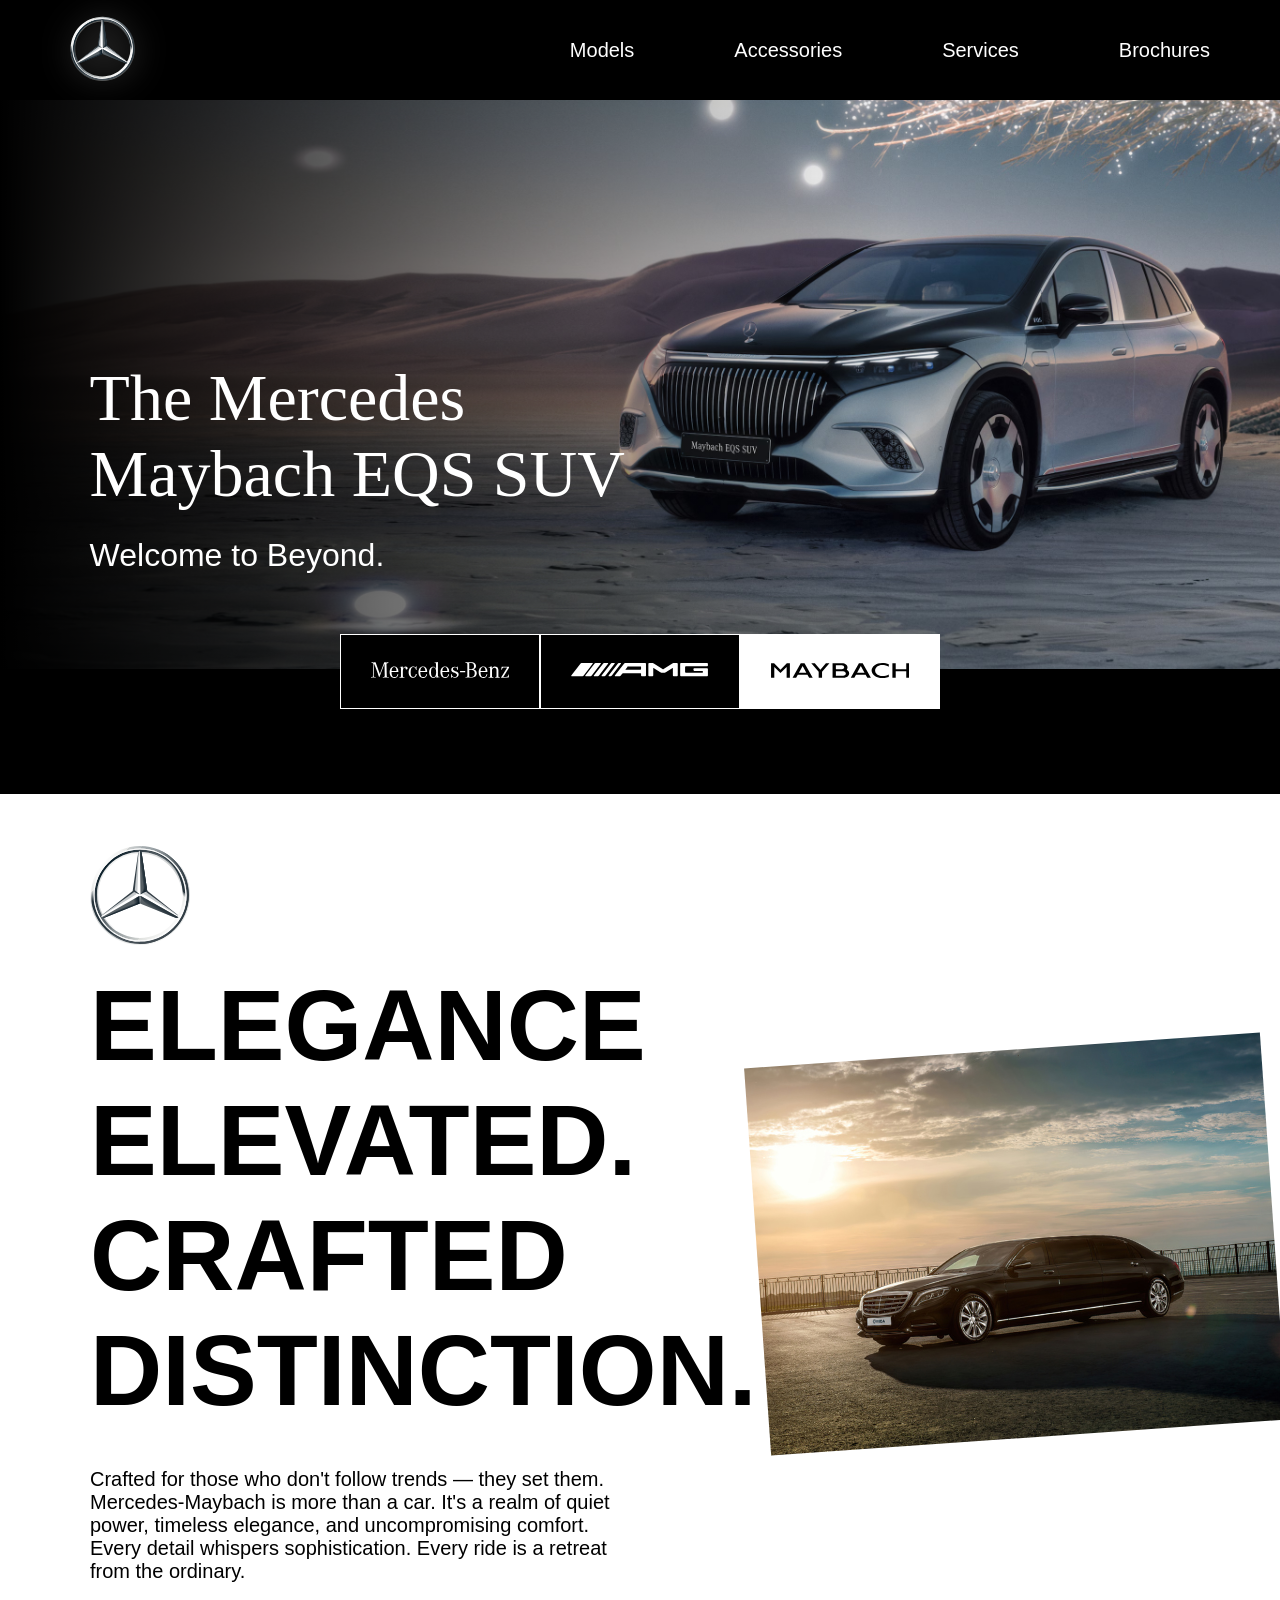
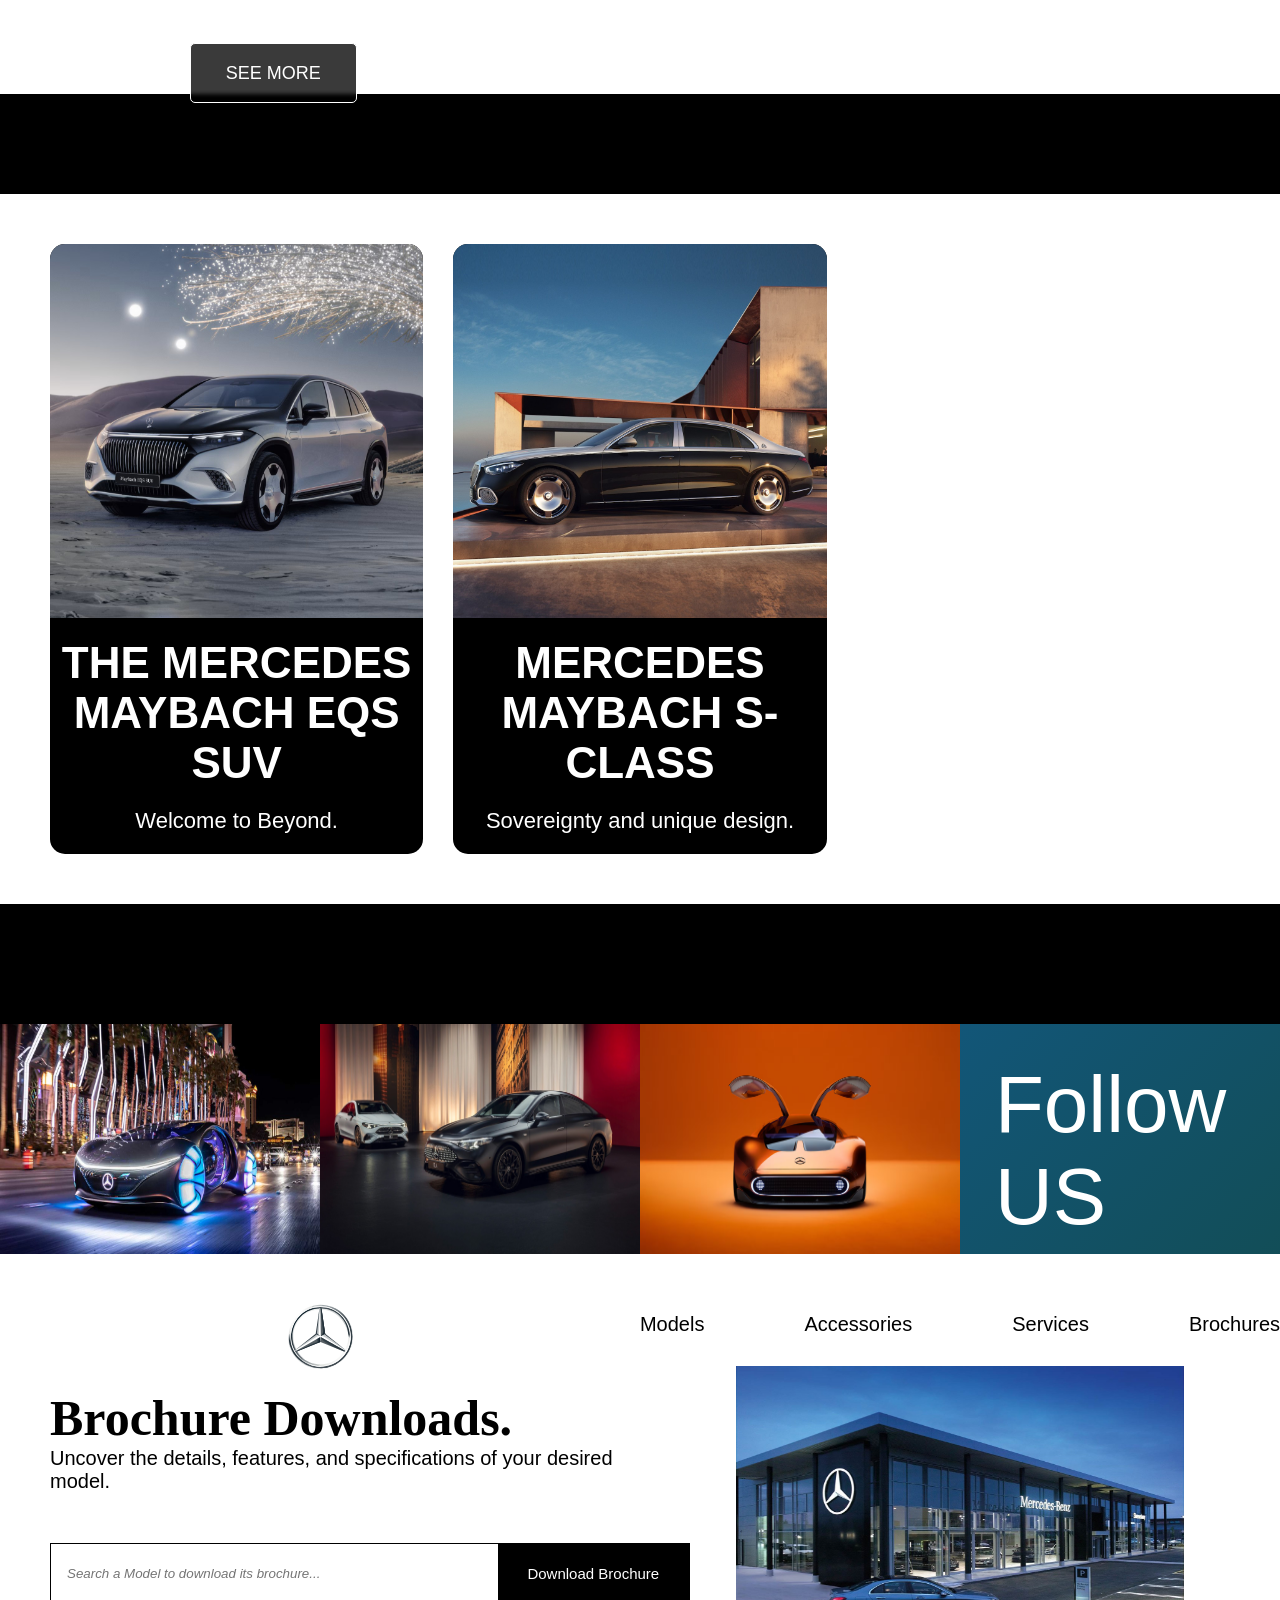
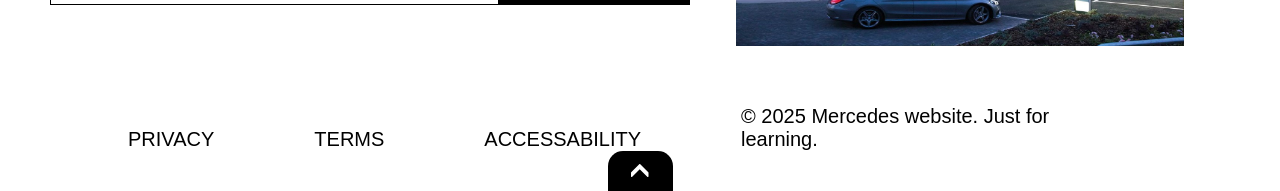
<file: Maybach.html>
<!DOCTYPE html>
<html lang="en">
    <head>
        <meta charset="UTF-8">
        <meta name="viewport" content="width=device-width, initial-scale=1.0">
        <meta http-equiv="X-UA-Compatible" content="ie=edge" />
        <title>Mercedes</title>
        <link rel="alternate icon" type="image/png" href="Favicon.png">
        <link rel="stylesheet" href="main.css"/>
        <!-- <link rel="stylesheet" href="/styles.css"/> -->
        <!-- <link rel="stylesheet" href="/MPstyles.css"/> -->
    </head>
    <body>
        <header id="top">
            <nav class="navbar">
                <div class="navbar__container container">
                    <div id="logo">
                        <a href="index.html">
                            <svg
                                class="logo"
                                viewBox="0 0 64 64"
                                id="mb-stern_x5F_10"
                                xmlns="http://www.w3.org/2000/svg"
                                fill="#000000"
                                >
                                <g id="SVGRepo_bgCarrier" stroke-width="0"></g>
                                <g
                                    id="SVGRepo_tracerCarrier"
                                    stroke-linecap="round"
                                    stroke-linejoin="round"
                                ></g>
                                <g id="SVGRepo_iconCarrier">
                                    <style>
                                    .st0 {
                                        fill: url(#outer_1_);
                                    }
                                    .st1 {
                                        fill: url(#SVGID_1_);
                                    }
                                    .st2 {
                                        opacity: 0.4;
                                        fill: url(#SVGID_2_);
                                        enable-background: new;
                                    }
                                    .st3 {
                                        fill: #fff;
                                    }
                                    .st4 {
                                        opacity: 0.4;
                                        fill: url(#SVGID_3_);
                                        enable-background: new;
                                    }
                                    .st5 {
                                        fill: #565f64;
                                    }
                                    .st6 {
                                        fill: url(#SVGID_4_);
                                    }
                                    .st7 {
                                        fill: #a4aaae;
                                        fill-opacity: 0.6;
                                    }
                                    .st8 {
                                        fill: #333e46;
                                    }
                                    .st9 {
                                        fill: url(#SVGID_5_);
                                    }
                                    .st10 {
                                        fill: url(#SVGID_6_);
                                        fill-opacity: 0.8;
                                    }
                                    .st11 {
                                        opacity: 0.8;
                                        fill: url(#SVGID_7_);
                                        enable-background: new;
                                    }
                                    .st12 {
                                        fill: url(#SVGID_8_);
                                    }
                                    .st13 {
                                        fill: url(#SVGID_9_);
                                    }
                                    .st14 {
                                        fill: url(#SVGID_10_);
                                    }
                                    .st15 {
                                        fill: url(#SVGID_11_);
                                    }
                                    .st16 {
                                        fill: url(#SVGID_12_);
                                    }
                                    .st17 {
                                        fill: url(#SVGID_13_);
                                    }
                                    .st18 {
                                        fill: url(#SVGID_14_);
                                    }
                                    .st19 {
                                        fill: #fbfbfb;
                                    }
                                    .st20 {
                                        fill: #333f47;
                                    }
                                    </style>
                                    <linearGradient
                                    id="outer_1_"
                                    gradientUnits="userSpaceOnUse"
                                    x1="7.998"
                                    y1="54.102"
                                    x2="56.002"
                                    y2="13.898"
                                    gradientTransform="matrix(1 0 0 -1 0 66)"
                                    >
                                    <stop offset="0" stop-color="#ffffff"></stop>
                                    <stop offset=".1" stop-color="#e7e8e6"></stop>
                                    <stop offset=".1" stop-color="#cdd0d0"></stop>
                                    <stop offset=".2" stop-color="#b5bbbd"></stop>
                                    <stop offset=".2" stop-color="#a5acaf"></stop>
                                    <stop offset=".3" stop-color="#9ba3a7"></stop>
                                    <stop offset=".3" stop-color="#98a0a4"></stop>
                                    <stop offset=".4" stop-color="#828a8f"></stop>
                                    <stop offset=".5" stop-color="#667075"></stop>
                                    <stop offset=".6" stop-color="#535c63"></stop>
                                    <stop offset=".7" stop-color="#475158"></stop>
                                    <stop offset=".8" stop-color="#434d54"></stop>
                                    <stop offset="1" stop-color="#475157"></stop>
                                    </linearGradient>
                                    <path
                                    id="outer_24_"
                                    class="st0"
                                    d="M63.3 32c0 17.3-14 31.3-31.3 31.3S.7 49.3.7 32 14.7.7 32 .7s31.3 14 31.3 31.3zM32 2.6C15.7 2.6 2.6 15.7 2.6 32S15.8 61.4 32 61.4c16.3 0 29.4-13.2 29.4-29.4C61.4 15.7 48.3 2.6 32 2.6z"
                                    ></path>
                                    <linearGradient
                                    id="SVGID_1_"
                                    gradientUnits="userSpaceOnUse"
                                    x1="9.471"
                                    y1="52.941"
                                    x2="54.471"
                                    y2="15.141"
                                    gradientTransform="matrix(1 0 0 -1 0 66)"
                                    >
                                    <stop offset="0" stop-color="#0b1f2a"></stop>
                                    <stop offset=".2" stop-color="#333f47"></stop>
                                    <stop offset=".5" stop-color="#777f84"></stop>
                                    <stop offset=".5" stop-color="#81898d"></stop>
                                    <stop offset=".7" stop-color="#b3b8b8"></stop>
                                    <stop offset=".8" stop-color="#d2d5d3"></stop>
                                    <stop offset=".8" stop-color="#dee0dd"></stop>
                                    <stop offset="1" stop-color="#fbfbfb"></stop>
                                    </linearGradient>
                                    <path
                                    class="st1"
                                    d="M32 2.6C15.7 2.6 2.6 15.7 2.6 32S15.8 61.4 32 61.4c16.3 0 29.4-13.2 29.4-29.4C61.4 15.7 48.3 2.6 32 2.6zm0 56.9C16.8 59.5 4.5 47.2 4.5 32S16.8 4.5 32 4.5 59.5 16.8 59.5 32 47.2 59.5 32 59.5z"
                                    ></path>
                                    <linearGradient
                                    id="SVGID_2_"
                                    gradientUnits="userSpaceOnUse"
                                    x1="1648.736"
                                    y1="-160.944"
                                    x2="1670.636"
                                    y2="-221.143"
                                    gradientTransform="matrix(-1 0 0 1 1691.673 223.007)"
                                    >
                                    <stop offset="0" stop-color="#e1e3e1"></stop>
                                    <stop offset=".1" stop-color="#c1c5c4"></stop>
                                    <stop offset=".3" stop-color="#9ba1a2"></stop>
                                    <stop offset=".5" stop-color="#7d8487"></stop>
                                    <stop offset=".7" stop-color="#687074" stop-opacity="0"></stop>
                                    <stop offset=".8" stop-color="#5b6469" stop-opacity="0"></stop>
                                    <stop offset="1" stop-color="#576065" stop-opacity="0"></stop>
                                    </linearGradient>
                                    <path
                                    class="st2"
                                    d="M32 63.3c17.3 0 31.3-14 31.3-31.3S49.3.7 32 .7.7 14.7.7 32s14 31.3 31.3 31.3zM32 0c17.6 0 32 14.4 32 32S49.6 64 32 64 0 49.6 0 32 14.4 0 32 0z"
                                    ></path>
                                    <path
                                    class="st3"
                                    d="M2.2 32.1C2.2 15.7 15.5 2.2 32 2.2s29.8 13.4 29.8 29.9c0 16.4-13.3 29.7-29.8 29.7S2.2 48.5 2.2 32.1zm9.3-20.6c-5.3 5.3-8.6 12.6-8.6 20.6 0 8 3.3 15.3 8.5 20.5 5.3 5.2 12.6 8.5 20.6 8.5 8 0 15.3-3.2 20.5-8.5 5.3-5.2 8.5-12.5 8.5-20.5s-3.3-15.3-8.5-20.6C47.3 6.2 40 2.9 32 2.9s-15.3 3.3-20.5 8.6z"
                                    ></path>
                                    <linearGradient
                                    id="SVGID_3_"
                                    gradientUnits="userSpaceOnUse"
                                    x1="18.201"
                                    y1="57.899"
                                    x2="45.799"
                                    y2="10.101"
                                    gradientTransform="matrix(1 0 0 -1 0 66)"
                                    >
                                    <stop offset="0" stop-color="#e1e3e1"></stop>
                                    <stop offset=".1" stop-color="#c1c5c4"></stop>
                                    <stop offset=".3" stop-color="#9ba1a2"></stop>
                                    <stop offset=".5" stop-color="#7d8487"></stop>
                                    <stop offset=".7" stop-color="#687074" stop-opacity="0"></stop>
                                    <stop offset=".8" stop-color="#5b6469" stop-opacity="0"></stop>
                                    <stop offset="1" stop-color="#576065" stop-opacity="0"></stop>
                                    </linearGradient>
                                    <path
                                    class="st4"
                                    d="M32 59.6c-7.4 0-14.3-2.9-19.5-8.1S4.4 39.4 4.4 32s2.9-14.3 8.1-19.5S24.6 4.4 32 4.4s14.3 2.9 19.5 8.1 8.1 12.1 8.1 19.5-2.9 14.3-8.1 19.5-12.1 8.1-19.5 8.1zm0-.8c7.1 0 13.9-2.8 18.9-7.8 5.1-5.1 7.8-11.8 7.8-18.9s-2.8-13.9-7.8-18.9C45.8 8.1 39.1 5.4 32 5.4s-13.9 2.8-18.9 7.8C8 18.1 5.2 24.9 5.2 32S8 45.9 13 50.9c5.1 5.1 11.9 7.9 19 7.9z"
                                    ></path>
                                    <path
                                    class="st3"
                                    d="M56.3 45c-.5-.4-19.8-15.7-19.8-15.7L32 3.6c-.3.1-.7.4-.9.8l-3.2 25L8 44.7s-.4.5-.6.8c-.1.2-.1.5-.1.8l24.6-10.1 24.6 10.1c.2-.5 0-1-.2-1.3z"
                                    ></path>
                                    <path
                                    class="st5"
                                    d="M32.2 32.8l-.2 4.6 22.6 9.1c.8.4 1.4.2 2-.2L32.5 32.7c-.1-.1-.3 0-.3.1z"
                                    ></path>
                                    <linearGradient
                                    id="SVGID_4_"
                                    gradientUnits="userSpaceOnUse"
                                    x1="44.488"
                                    y1="26.607"
                                    x2="42.788"
                                    y2="23.807"
                                    gradientTransform="matrix(1 0 0 -1 0 66)"
                                    >
                                    <stop offset="0" stop-color="#27343c"></stop>
                                    <stop offset="1" stop-color="#00111e" stop-opacity="0"></stop>
                                    </linearGradient>
                                    <path
                                    class="st6"
                                    d="M32.2 32.8s1.3 2.3 2.8 3.9c2.1 2.3 4.9 3.9 4.9 3.9l14.7 5.9c.8.4 1.4.2 2-.2L32.5 32.7c-.1-.1-.3 0-.3.1z"
                                    ></path>
                                    <path
                                    class="st7"
                                    d="M56.5 45.4c0-.1-.1-.2-.2-.4L35.7 29.9l-2.8 1.8s.2.1.3 0c.3-.1.9-.2 1.5 0 .5.2 21.8 13.8 21.8 13.7 0 .1 0 .1 0 0z"
                                    ></path>
                                    <path
                                    class="st8"
                                    d="M55.8 44.5L36.6 29.3l-.9.6 20.6 15.2c-.1-.2-.3-.4-.5-.6z"
                                    ></path>
                                    <path
                                    class="st5"
                                    d="M32.5 31.3l-.1.1s0 .2.2.1c.1-.1 3-1.6 4-2.2l-3.5-24c-.1-.9-.5-1.3-1.2-1.6l.4 27.8.2-.2z"
                                    ></path>
                                    <path
                                    class="st7"
                                    d="M30.8 5.3v1.3l-2.2 22.1c0 .3.1.6.4.8l1.3 1 .9-24.4.1-1.9c-.3.2-.4.6-.5 1.1zM29.6 30.9l-1.2-1L8.1 44.6s-.6.4-.7.8l.7-.4 21.3-13.4c.4-.2.5-.4.2-.7z"
                                    ></path>
                                    <path
                                    class="st5"
                                    d="M31.7 32.8c0-.1-.1-.2-.2-.1L7.3 46.4c.6.4 1.2.5 2 .2l22.6-9.1-.2-4.7z"
                                    ></path>
                                    <linearGradient
                                    id="SVGID_5_"
                                    gradientUnits="userSpaceOnUse"
                                    x1="39.58"
                                    y1="36.888"
                                    x2="36.78"
                                    y2="41.388"
                                    gradientTransform="matrix(1 0 0 -1 0 66)"
                                    >
                                    <stop offset=".1" stop-color="#02131f"></stop>
                                    <stop offset=".9" stop-color="#02131f" stop-opacity="0"></stop>
                                    </linearGradient>
                                    <path
                                    class="st9"
                                    d="M32.4 31.4l.1-.1-.1.1s0 .1.1.1h.1c.1-.1 3-1.6 4-2.2l-.4-2.9-3.1-21.1c0-.4-.1-.7-.3-.9 0 0 1.5 20.2 1.5 22.4 0 2.9-1.9 4.6-1.9 4.6z"
                                    ></path>
                                    <linearGradient
                                    id="SVGID_6_"
                                    gradientUnits="userSpaceOnUse"
                                    x1="31.982"
                                    y1="29.664"
                                    x2="27.782"
                                    y2="28.464"
                                    gradientTransform="matrix(1 0 0 -1 0 66)"
                                    >
                                    <stop offset=".2" stop-color="#02131f"></stop>
                                    <stop offset=".9" stop-color="#02131f" stop-opacity="0"></stop>
                                    </linearGradient>
                                    <path
                                    class="st10"
                                    d="M31.7 32.8c0-.1-.1-.2-.2-.1L7.3 46.4c.6.4 1.2.5 2 .2l22.6-9.1-.2-4.7z"
                                    ></path>
                                    <linearGradient
                                    id="SVGID_7_"
                                    gradientUnits="userSpaceOnUse"
                                    x1="20.791"
                                    y1="24.096"
                                    x2="20.191"
                                    y2="25.596"
                                    gradientTransform="matrix(1 0 0 -1 0 66)"
                                    >
                                    <stop offset="0" stop-color="#02131f"></stop>
                                    <stop offset=".1" stop-color="#02131f"></stop>
                                    <stop offset="1" stop-color="#02131f" stop-opacity="0"></stop>
                                    </linearGradient>
                                    <path
                                    class="st11"
                                    d="M9.3 46.5l22.6-9.1-.2-4.4c-.4 1.2-1.1 2.5-3 3.5-1.4.8-14.8 7.4-19.6 9.7-.3.2-.7.3-.9.4.4.2.7.1 1.1-.1z"
                                    ></path>
                                    <linearGradient
                                    id="SVGID_8_"
                                    gradientUnits="userSpaceOnUse"
                                    x1="35.602"
                                    y1="48.786"
                                    x2="32.202"
                                    y2="48.386"
                                    gradientTransform="matrix(1 0 0 -1 0 66)"
                                    >
                                    <stop offset=".3" stop-color="#02131f"></stop>
                                    <stop offset=".3" stop-color="#02131f"></stop>
                                    <stop offset=".8" stop-color="#02131f" stop-opacity="0"></stop>
                                    </linearGradient>
                                    <path
                                    class="st12"
                                    d="M32.5 31.3l-.1.1s0 .2.2.1c.1-.1 3-1.6 4-2.2l-3.5-24c-.1-.9-.5-1.3-1.2-1.6l.4 27.8.2-.2z"
                                    ></path>
                                    <linearGradient
                                    id="SVGID_9_"
                                    gradientUnits="userSpaceOnUse"
                                    x1="35.708"
                                    y1="48.843"
                                    x2="33.407"
                                    y2="48.543"
                                    gradientTransform="matrix(1 0 0 -1 0 66)"
                                    >
                                    <stop offset=".4" stop-color="#27343c"></stop>
                                    <stop offset="1" stop-color="#3b474e" stop-opacity="0"></stop>
                                    </linearGradient>
                                    <path
                                    class="st13"
                                    d="M32.5 31.3l-.1.1s0 .2.2.1c.1-.1 3-1.6 4-2.2l-3.5-24c-.1-.9-.5-1.3-1.2-1.6l.4 27.8.2-.2z"
                                    ></path>
                                    <linearGradient
                                    id="SVGID_10_"
                                    gradientUnits="userSpaceOnUse"
                                    x1="-.36"
                                    y1="33.169"
                                    x2="27.54"
                                    y2="17.069"
                                    gradientTransform="matrix(1 0 0 -1 0 66)"
                                    >
                                    <stop offset="0" stop-color="#24303a" stop-opacity="0"></stop>
                                    <stop offset="0" stop-color="#25323b" stop-opacity="0"></stop>
                                    <stop offset=".1" stop-color="#27343c"></stop>
                                    </linearGradient>
                                    <path
                                    class="st14"
                                    d="M5.1 44.4C4.4 42.8.4 35 4.8 20H3.1c-.9 3-1.6 4.8-2 7.5 0 0-.2 1-.3 2.1S.7 31.3.7 32c0 6 1.5 9.5 1.5 9.5 1.6 5 4.4 9.5 8.2 12.9 3.3 2.9 8.4 5.1 12.6 5.9-.7-.1-12.7-5.2-17.9-15.9z"
                                    ></path>
                                    <linearGradient
                                    id="SVGID_11_"
                                    gradientUnits="userSpaceOnUse"
                                    x1="31.95"
                                    y1="28.6"
                                    x2="31.95"
                                    y2="33.4"
                                    gradientTransform="matrix(1 0 0 -1 0 66)"
                                    >
                                    <stop offset=".3" stop-color="#a5abaf"></stop>
                                    <stop offset="1" stop-color="#a5abaf" stop-opacity="0"></stop>
                                    </linearGradient>
                                    <path
                                    class="st15"
                                    d="M32.4 32.6h-.9c.1 0 .2 0 .2.1l.2 4.6h.1l.2-4.6c0-.1.1-.2.2-.1z"
                                    ></path>
                                    <linearGradient
                                    id="SVGID_12_"
                                    gradientUnits="userSpaceOnUse"
                                    x1="47.65"
                                    y1="63.7"
                                    x2="47.65"
                                    y2="2.7"
                                    gradientTransform="matrix(1 0 0 -1 0 66)"
                                    >
                                    <stop offset="0" stop-color="#dee0dd"></stop>
                                    <stop offset="0" stop-color="#c5c9c7"></stop>
                                    <stop offset="0" stop-color="#9ea4a5"></stop>
                                    <stop offset="0" stop-color="#82898c"></stop>
                                    <stop offset="0" stop-color="#71797d"></stop>
                                    <stop offset="0" stop-color="#6b7378"></stop>
                                    <stop offset=".2" stop-color="#333f47"></stop>
                                    <stop offset=".5" stop-color="#27343c"></stop>
                                    <stop offset=".8" stop-color="#333f47"></stop>
                                    <stop offset="1" stop-color="#434d54"></stop>
                                    </linearGradient>
                                    <path
                                    class="st16"
                                    d="M42 2.3c10.5 4 20.4 15 20.4 28.9C62.4 48 49 61.7 32 61.7v1.6c17 0 31.3-14 31.3-31.3 0-13.8-8.8-25.4-21.3-29.7z"
                                    ></path>
                                    <linearGradient
                                    id="SVGID_13_"
                                    gradientUnits="userSpaceOnUse"
                                    x1="32"
                                    y1="65.3"
                                    x2="32.3"
                                    y2="65.3"
                                    gradientTransform="matrix(1 0 0 -1 0 66)"
                                    >
                                    <stop offset="0" stop-color="#dee0dd"></stop>
                                    <stop offset="0" stop-color="#c5c9c7"></stop>
                                    <stop offset="0" stop-color="#9ea4a5"></stop>
                                    <stop offset="0" stop-color="#82898c"></stop>
                                    <stop offset="0" stop-color="#71797d"></stop>
                                    <stop offset="0" stop-color="#6b7378"></stop>
                                    <stop offset=".2" stop-color="#333f47"></stop>
                                    <stop offset=".5" stop-color="#27343c"></stop>
                                    <stop offset=".8" stop-color="#333f47"></stop>
                                    <stop offset="1" stop-color="#434d54"></stop>
                                    </linearGradient>
                                    <path class="st17" d="M32.3.7H32h.3z"></path>
                                    <linearGradient
                                    id="SVGID_14_"
                                    gradientUnits="userSpaceOnUse"
                                    x1="57.289"
                                    y1="57.907"
                                    x2="43.789"
                                    y2="38.107"
                                    gradientTransform="matrix(1 0 0 -1 0 66)"
                                    >
                                    <stop offset=".7" stop-color="#27343c"></stop>
                                    <stop offset=".7" stop-color="#2b373f"></stop>
                                    <stop offset=".7" stop-color="#36424a"></stop>
                                    <stop offset=".7" stop-color="#49545b"></stop>
                                    <stop offset=".8" stop-color="#646d73" stop-opacity="0"></stop>
                                    <stop offset=".8" stop-color="#868d92" stop-opacity="0"></stop>
                                    <stop offset=".8" stop-color="#b0b5b8" stop-opacity="0"></stop>
                                    <stop offset=".8" stop-color="#e1e3e4" stop-opacity="0"></stop>
                                    <stop offset=".8" stop-color="#ffffff" stop-opacity="0"></stop>
                                    </linearGradient>
                                    <path
                                    class="st18"
                                    d="M58.8 20.2C51.8 4.1 36 3.2 35.1 3.1H35c12.1 2.2 19.8 10.1 22.5 18.4v.1c1.2 3.2 1.8 6.6 1.9 10.3.1 3.5-.7 7.4-2.2 11-.1.5-.2 1.1-.3 1.1h1.6c4.8-9 2.7-18.1.3-23.8z"
                                    ></path>
                                    <path
                                    class="st19"
                                    d="M2.2 32.1C2.2 15.7 15.5 2.2 32 2.2s29.8 13.4 29.8 29.9c0 16.4-13.3 29.7-29.8 29.7S2.2 48.5 2.2 32.1zm9.3-20.6c-5.3 5.3-8.6 12.6-8.6 20.6 0 8 3.3 15.3 8.5 20.5 5.3 5.2 12.6 8.5 20.6 8.5 8 0 15.3-3.2 20.5-8.5 5.3-5.2 8.5-12.5 8.5-20.5s-3.3-15.3-8.5-20.6C47.3 6.2 40 2.9 32 2.9s-15.3 3.3-20.5 8.6z"
                                    ></path>
                                    <path
                                    class="st20"
                                    d="M7.9 44.8l20.4-14.7c1.1.6 2.9 1.4 3.1 1.4.2.1.2-.1.2-.1l-2.5-2.1c-.3-.2-.4-.5-.4-.8l2.4-24.1c-.1.1-.1.3-.2.4-.1.2-.1.3-.1.5l-3.5 24.1L8.1 44.5c-.1.1-.2.2-.2.3z"
                                    ></path>
                                </g>
                            </svg>
                        </a>
                    </div>

                    <button class="navbar__hamburger-btn">
                        <div class="navbar__hamburger-bar"></div>
                        <div class="navbar__hamburger-bar"></div>
                        <div class="navbar__hamburger-bar"></div>
                    </button>

                    <ul class="navbar__list">
                        <li class="navbar__item"><a href="#pages-btns" class="navbar__link">Models</a></li>
                        <li class="navbar__item"><a href="#Accessories" class="navbar__link">Accessories</a></li>
                        <li class="navbar__item"><a href="#Services" class="navbar__link">Services</a></li>
                        <li class="navbar__item"><a href="#brochures" class="navbar__link">Brochures</a></li>
                    </ul>
                </div>
            </nav>
        </header>

        <main>
            <div class="main-img-section">
                <h1>The Mercedes<br/>Maybach EQS SUV<span>Welcome to Beyond.</span></h1>
                <img class="main-img" src="images/The Mercedes-Maybach EQS SUV.avif" alt="The all-new electric G 580"/>
            </div>

            <div class="pages-btns">
                <button id="Mercedes-Benz">
                    <a href="Benz.html">
                        <svg
                            viewBox="0 0 96 11"
                            fill="none"
                            xmlns="http://www.w3.org/2000/svg"
                            >
                            <path
                                d="M61.677 6.14961H65.2486V7.01575H61.677V6.14961ZM2.17786 1.12598L1.8294 9.35433V9.52756C1.8294 10.2205 2.00363 10.3937 3.13612 10.4803V10.8268C2.35209 10.7402 2.00363 10.7402 1.56806 10.7402C1.13249 10.7402 0.784029 10.7402 0 10.8268V10.4803C1.13249 10.3937 1.30672 10.3071 1.30672 9.44094L1.65517 1.64567V1.55906C1.65517 0.866142 1.39383 0.692913 0.348457 0.606299V0.173228C0.958258 0.259843 1.2196 0.259843 1.65517 0.259843C2.26497 0.259843 2.52632 0.259843 3.13612 0.173228L6.098 8.22835L9.14701 0.173228C9.84392 0.259843 10.1924 0.259843 10.7151 0.259843C11.1506 0.259843 11.412 0.259843 12.0218 0.173228V0.606299C10.9764 0.692913 10.7151 0.866142 10.7151 1.55906V1.64567L10.8893 9.44094C10.8893 10.3071 11.0635 10.3937 12.196 10.4803V10.8268C11.1506 10.7402 10.8022 10.7402 10.1924 10.7402C9.58258 10.7402 9.23412 10.7402 8.18875 10.8268V10.4803C9.23412 10.3937 9.49546 10.2205 9.49546 9.52756V9.44094L9.32123 1.2126L6.62069 8.22835L6.44646 8.74803L6.18512 9.35433L6.01089 9.96063L5.83666 10.4803H5.57532L5.40109 9.96063L5.13975 9.35433L4.96552 8.74803L4.79129 8.14173L2.17786 1.12598ZM16.2904 10.4803C14.8094 10.4803 14.1996 9.35433 14.1996 6.84252H18.9909C18.9909 4.41732 17.9456 3.11811 16.029 3.11811C14.1125 3.11811 12.8929 4.67717 12.8929 7.10236C12.8929 9.52756 14.1125 11 16.1162 11C17.6842 11 18.7296 10.0472 18.9038 8.40158H18.294C18.1198 9.70079 17.4229 10.4803 16.2904 10.4803ZM14.1996 6.23622C14.3739 4.41732 14.9837 3.46457 16.029 3.46457C17.0744 3.46457 17.5971 4.33071 17.6842 6.23622H14.1996ZM19.8621 3.6378V3.37795C20.7332 3.29134 21.343 3.20472 21.9528 3.0315C22.0399 3.6378 22.0399 3.89764 22.127 4.33071V4.50394C22.4755 3.6378 23.1724 3.0315 23.9564 3.0315C24.7405 3.0315 25.3503 3.55118 25.3503 4.33071C25.3503 4.76378 25.0889 5.11024 24.6534 5.11024C24.3049 5.11024 23.9564 4.85039 23.9564 4.59055V4.15748C23.9564 3.89764 23.7822 3.81102 23.4338 3.81102C22.5626 3.81102 22.0399 4.85039 22.0399 6.40945V9.70079C22.0399 10.3937 22.2142 10.4803 23.1724 10.5669V10.9134C22.3013 10.8268 21.9528 10.8268 21.4301 10.8268C20.8203 10.8268 20.559 10.8268 19.6007 10.9134V10.5669C20.559 10.4803 20.7332 10.3937 20.7332 9.70079V4.41732C20.7332 3.72441 20.6461 3.6378 19.775 3.6378H19.8621ZM31.5354 2.94488V5.54331H31.1869C30.9256 4.15748 30.3158 3.46457 29.3575 3.46457C28.1379 3.46457 27.441 4.76378 27.441 7.01575C27.441 9.26772 28.0508 10.3937 29.2704 10.3937C30.2287 10.3937 30.8385 9.70079 31.0127 8.31496H31.7096C31.5354 10.0472 30.5771 10.9134 29.1833 10.9134C27.3539 10.9134 26.0472 9.35433 26.0472 7.01575C26.0472 4.67717 27.3539 3.0315 29.1833 3.0315C29.8802 3.0315 30.3158 3.20472 30.8385 3.72441L31.274 2.94488H31.5354ZM36.2396 10.4803C34.7586 10.4803 34.1488 9.35433 34.1488 6.84252H38.9401C38.9401 4.41732 37.8947 3.11811 35.9782 3.11811C34.0617 3.11811 32.8421 4.67717 32.8421 7.10236C32.8421 9.52756 34.0617 11 36.0653 11C37.6334 11 38.6788 10.0472 38.853 8.40158H38.2432C38.069 9.70079 37.3721 10.4803 36.2396 10.4803ZM34.1488 6.23622C34.323 4.41732 34.9328 3.46457 35.9782 3.46457C37.0236 3.46457 37.5463 4.33071 37.6334 6.23622H34.1488ZM46.3448 9.1811V0C45.5608 0.173228 44.8639 0.346457 43.9056 0.433071V0.692913C44.951 0.692913 45.0381 0.779528 45.0381 1.64567V4.41732C44.4283 3.46457 43.9927 3.20472 43.1216 3.20472C41.3793 3.20472 40.2468 4.85039 40.2468 7.10236C40.2468 9.35433 41.4664 11 43.2087 11C44.0799 11 44.7768 10.5669 45.2123 9.70079C45.2995 10.3071 45.2995 10.3937 45.4737 11C46.1706 10.8268 46.4319 10.7402 47.3031 10.6535H47.5644V10.3937C46.4319 10.2205 46.3448 10.1339 46.3448 9.1811ZM43.2958 10.5669C42.1633 10.5669 41.5535 9.35433 41.5535 7.10236C41.5535 4.76378 42.0762 3.6378 43.2958 3.6378C44.5154 3.6378 45.1252 4.85039 45.1252 7.18898C45.0381 9.35433 44.4283 10.5669 43.2958 10.5669ZM51.4846 10.4803C50.0036 10.4803 49.3938 9.35433 49.3938 6.84252H54.1851C54.1851 4.41732 53.1397 3.11811 51.2232 3.11811C49.3067 3.11811 48.0871 4.67717 48.0871 7.10236C48.0871 9.52756 49.3067 11 51.3103 11C52.8784 11 53.9238 10.0472 54.098 8.40158H53.4882C53.314 9.70079 52.6171 10.4803 51.4846 10.4803ZM49.3938 6.23622C49.5681 4.41732 50.1779 3.46457 51.2232 3.46457C52.2686 3.46457 52.7913 4.33071 52.8784 6.23622H49.3938ZM55.4918 11V8.31496H55.8403C56.1016 9.7874 56.7985 10.4803 57.931 10.4803C58.8893 10.4803 59.5862 9.87402 59.5862 9.00787C59.5862 8.48819 59.3249 8.14173 58.5408 7.70866L57.931 7.44882L57.147 7.18898C56.0145 6.66929 55.5789 6.23622 55.5789 5.28346C55.5789 3.98425 56.5372 3.20472 58.0181 3.20472C58.6279 3.20472 59.0635 3.37795 59.6733 3.72441L59.9347 3.0315H60.196V5.45669H59.8476C59.6733 4.15748 59.1506 3.55118 58.1924 3.55118C57.3212 3.55118 56.7114 4.15748 56.7114 4.85039C56.7114 5.45669 56.9728 5.71654 58.3666 6.32283L59.0635 6.58268C60.2831 7.10236 60.7187 7.62205 60.7187 8.5748C60.7187 9.87402 59.6733 10.8268 58.1053 10.8268C57.4084 10.8268 56.7985 10.6535 56.1887 10.1339L55.8403 10.8268H55.4918V11ZM72.7405 2.77165C72.7405 1.90551 72.392 1.2126 71.7822 0.779528C71.2595 0.346457 70.6497 0.173228 69.6044 0.173228H65.4229V0.606299C66.5554 0.692913 66.7296 0.779528 66.7296 1.64567V9.35433C66.7296 10.2205 66.6425 10.3071 65.4229 10.3937V10.7402H69.4301C70.6497 10.7402 71.2595 10.5669 71.9564 10.2205C72.7405 9.70079 73.2632 8.74803 73.2632 7.70866C73.2632 6.84252 72.9147 6.06299 72.3049 5.62992C71.9564 5.37008 71.608 5.19685 70.9982 5.11024C72.1307 4.67717 72.7405 3.89764 72.7405 2.77165ZM68.0363 0.692913H69.4301C70.7368 0.692913 71.3466 1.38583 71.3466 2.85827C71.3466 3.55118 71.1724 4.15748 70.824 4.50394C70.4755 4.93701 70.0399 5.02362 69.1688 5.02362H68.0363V0.692913ZM69.6044 5.45669C70.4755 5.45669 70.9111 5.62992 71.2595 5.97638C71.608 6.32283 71.8693 7.01575 71.8693 7.79528C71.8693 9.35433 71.0853 10.3071 69.6044 10.3071H68.9946C68.1234 10.3071 68.0363 10.2205 68.0363 9.44094V5.45669H69.6044ZM77.9673 10.4803C76.4864 10.4803 75.8766 9.35433 75.8766 6.84252H80.6679C80.6679 4.41732 79.6225 3.11811 77.706 3.11811C75.7895 3.11811 74.5699 4.67717 74.5699 7.10236C74.5699 9.52756 75.7895 11 77.7931 11C79.3612 11 80.4065 10.0472 80.5808 8.40158H79.971C79.7967 9.70079 79.0998 10.4803 77.9673 10.4803ZM75.8766 6.23622C76.0508 4.41732 76.6606 3.46457 77.706 3.46457C78.7514 3.46457 79.274 4.33071 79.3612 6.23622H75.8766ZM81.4519 3.72441V3.46457C82.4102 3.37795 82.9328 3.20472 83.5426 2.94488C83.6298 3.29134 83.6298 3.72441 83.7169 4.33071C84.3267 3.46457 84.9365 3.11811 85.8947 3.11811C86.853 3.11811 87.7241 3.6378 87.9855 4.41732C88.1597 4.76378 88.2468 5.28346 88.2468 5.88976V9.70079C88.2468 10.3937 88.4211 10.4803 89.3793 10.5669V10.9134C88.5082 10.8268 88.2468 10.8268 87.637 10.8268C87.0272 10.8268 86.7659 10.8268 85.8947 10.9134V10.5669C86.7659 10.5669 86.9401 10.3937 86.9401 9.70079V5.80315C86.9401 4.41732 86.5045 3.89764 85.4592 3.89764C84.4138 3.89764 83.804 4.59055 83.804 5.88976V9.70079C83.804 10.3071 83.9782 10.4803 84.8494 10.5669V10.9134C83.9782 10.8268 83.7169 10.8268 83.1071 10.8268C82.5844 10.8268 82.2359 10.8268 81.3648 10.9134V10.5669C82.323 10.4803 82.4973 10.3937 82.4973 9.70079V4.50394C82.4973 3.81102 82.4102 3.72441 81.6261 3.72441H81.4519ZM89.9891 10.8268L94.3448 3.72441H92.3412C91.2958 3.72441 91.0345 3.98425 90.5118 5.37008H90.1633L90.5118 3.29134H96L91.6443 10.3937H93.4737C94.5191 10.3937 95.0417 9.96063 95.4773 8.48819H95.8258L95.3902 10.7402L89.9891 10.8268Z"
                                fill=""
                            />
                        </svg>
                    </a>
                </button>

                <button id="AMG">
                    <a href="AMG.html">
                        <svg
                            version="1.1"
                            id="icon-amg"
                            xmlns="http://www.w3.org/2000/svg"
                            xmlns:xlink="http://www.w3.org/1999/xlink"
                            xml:space="preserve"
                            x="0px"
                            y="0px"
                            viewBox="0 0 79 8"
                            >
                            <g>
                                <path
                                points="M78.0478528,3.41349693 C78.0478528,3.17423313 77.8404908,2.96687117 77.601227,2.96687117 L77.3779141,2.96687117 L70.4711656,2.96687117 L70.2478528,2.96687117 C70.008589,2.96687117 69.801227,3.17423313 69.801227,3.41349693 L69.801227,3.49325153 L69.801227,4.05153374 C69.801227,4.29079755 70.008589,4.51411043 70.2478528,4.51411043 L74.8736196,4.51411043 C75.1766871,4.51411043 75.1607362,4.65766871 75.1607362,5.00858896 L75.1607362,5.08834356 C75.1607362,5.4392638 75.1766871,5.5190184 74.8736196,5.5190184 L65.5582822,5.5190184 L65.4785276,5.5190184 C65.2392638,5.5190184 65.0319018,5.31165644 65.0319018,5.07239264 L65.0319018,5.00858896 L65.0319018,2.4404908 L65.0319018,2.3607362 C65.0319018,2.12147239 65.2233129,1.91411043 65.4785276,1.91411043 L65.5582822,1.91411043 L77.2822086,1.91411043 L77.601227,1.91411043 C77.8404908,1.91411043 78.0478528,1.70674847 78.0478528,1.46748466 L78.0478528,1.27607362 L78.0478528,0.66993865 L78.0478528,0.446625767 C78.0478528,0.207361963 77.8404908,0 77.601227,0 L77.2822086,0 L67.0417178,0 L64.7128834,0 L62.6711656,0 C62.4319018,0 62.2245399,0.207361963 62.2245399,0.446625767 L62.2245399,7.08220859 C62.2245399,7.32147239 62.4319018,7.52883436 62.6711656,7.52883436 L64.5693252,7.52883436 L67.0257669,7.52883436 L77.3779141,7.52883436 L77.601227,7.52883436 C77.8404908,7.52883436 78.0478528,7.32147239 78.0478528,7.08220859 L78.0478528,6.7791411 L78.0478528,3.76441718 L78.0478528,3.34969325"
                                d="M78.0478528,3.41349693 C78.0478528,3.17423313 77.8404908,2.96687117 77.601227,2.96687117 L77.3779141,2.96687117 L70.4711656,2.96687117 L70.2478528,2.96687117 C70.008589,2.96687117 69.801227,3.17423313 69.801227,3.41349693 L69.801227,3.49325153 L69.801227,4.05153374 C69.801227,4.29079755 70.008589,4.51411043 70.2478528,4.51411043 L74.8736196,4.51411043 C75.1766871,4.51411043 75.1607362,4.65766871 75.1607362,5.00858896 L75.1607362,5.08834356 C75.1607362,5.4392638 75.1766871,5.5190184 74.8736196,5.5190184 L65.5582822,5.5190184 L65.4785276,5.5190184 C65.2392638,5.5190184 65.0319018,5.31165644 65.0319018,5.07239264 L65.0319018,5.00858896 L65.0319018,2.4404908 L65.0319018,2.3607362 C65.0319018,2.12147239 65.2233129,1.91411043 65.4785276,1.91411043 L65.5582822,1.91411043 L77.2822086,1.91411043 L77.601227,1.91411043 C77.8404908,1.91411043 78.0478528,1.70674847 78.0478528,1.46748466 L78.0478528,1.27607362 L78.0478528,0.66993865 L78.0478528,0.446625767 C78.0478528,0.207361963 77.8404908,0 77.601227,0 L77.2822086,0 L67.0417178,0 L64.7128834,0 L62.6711656,0 C62.4319018,0 62.2245399,0.207361963 62.2245399,0.446625767 L62.2245399,7.08220859 C62.2245399,7.32147239 62.4319018,7.52883436 62.6711656,7.52883436 L64.5693252,7.52883436 L67.0257669,7.52883436 L77.3779141,7.52883436 L77.601227,7.52883436 C77.8404908,7.52883436 78.0478528,7.32147239 78.0478528,7.08220859 L78.0478528,6.7791411 L78.0478528,3.76441718 L78.0478528,3.34969325"
                                ></path>
                                <path
                                points="M54.0257669,5.24785276 C53.8184049,5.37546012 53.6748466,5.50306748 53.4196319,5.50306748 L51.5214724,5.50306748 C51.2822086,5.50306748 51.1226994,5.37546012 50.9153374,5.24785276 L47.2625767,2.93496933 C47.0552147,2.80736196 46.8797546,2.90306748 46.8797546,3.14233129 L46.8797546,7.08220859 C46.8797546,7.32147239 46.6723926,7.52883436 46.4331288,7.52883436 L44.5349693,7.52883436 C44.2957055,7.52883436 44.0883436,7.32147239 44.0883436,7.08220859 L44.0883436,0.446625767 C44.0883436,0.207361963 44.2957055,0 44.5349693,0 L46.5766871,0 C46.8159509,0 46.9754601,0.111656442 47.1828221,0.239263804 L52.1595092,3.46134969 C52.3668712,3.58895706 52.5742331,3.58895706 52.7815951,3.46134969 L57.7582822,0.239263804 C57.9656442,0.111656442 58.1092025,0 58.3644172,0 L60.406135,0 C60.6453988,0 60.8527607,0.207361963 60.8527607,0.446625767 L60.8527607,7.08220859 C60.8527607,7.32147239 60.6453988,7.52883436 60.406135,7.52883436 L58.5079755,7.52883436 C58.2687117,7.52883436 58.0613497,7.32147239 58.0613497,7.08220859 L58.0613497,3.15828221 C58.0613497,2.9190184 57.8858896,2.82331288 57.6785276,2.95092025 L54.0257669,5.24785276 L54.0257669,5.24785276 Z"
                                d="M54.0257669,5.24785276 C53.8184049,5.37546012 53.6748466,5.50306748 53.4196319,5.50306748 L51.5214724,5.50306748 C51.2822086,5.50306748 51.1226994,5.37546012 50.9153374,5.24785276 L47.2625767,2.93496933 C47.0552147,2.80736196 46.8797546,2.90306748 46.8797546,3.14233129 L46.8797546,7.08220859 C46.8797546,7.32147239 46.6723926,7.52883436 46.4331288,7.52883436 L44.5349693,7.52883436 C44.2957055,7.52883436 44.0883436,7.32147239 44.0883436,7.08220859 L44.0883436,0.446625767 C44.0883436,0.207361963 44.2957055,0 44.5349693,0 L46.5766871,0 C46.8159509,0 46.9754601,0.111656442 47.1828221,0.239263804 L52.1595092,3.46134969 C52.3668712,3.58895706 52.5742331,3.58895706 52.7815951,3.46134969 L57.7582822,0.239263804 C57.9656442,0.111656442 58.1092025,0 58.3644172,0 L60.406135,0 C60.6453988,0 60.8527607,0.207361963 60.8527607,0.446625767 L60.8527607,7.08220859 C60.8527607,7.32147239 60.6453988,7.52883436 60.406135,7.52883436 L58.5079755,7.52883436 C58.2687117,7.52883436 58.0613497,7.32147239 58.0613497,7.08220859 L58.0613497,3.15828221 C58.0613497,2.9190184 57.8858896,2.82331288 57.6785276,2.95092025 L54.0257669,5.24785276 L54.0257669,5.24785276 Z"
                                ></path>
                                <path
                                points="M32.5558282,1.91411043 C32.4282209,1.91411043 32.3165644,2.00981595 32.2368098,2.12147239 L31.0564417,3.63680982 C30.9766871,3.74846626 31.0245399,3.84417178 31.1521472,3.84417178 L39.6380368,3.84417178 C39.9092025,3.84417178 39.9251534,3.74846626 39.9251534,3.47730061 L39.9251534,2.42453988 C39.9251534,2.05766871 39.9411043,1.93006135 39.6380368,1.93006135 L32.5558282,1.93006135 L32.5558282,1.91411043 Z M27.6110429,7.52883436 L25.1546012,7.52883436 C24.9631902,7.52883436 24.8834356,7.35337423 24.9791411,7.19386503 L30.3067485,0.303067485 C30.4343558,0.143558282 30.609816,-1.33226763e-15 30.801227,-1.33226763e-15 L42.2380368,-1.33226763e-15 C42.5411043,-1.33226763e-15 42.7325153,0.255214724 42.7325153,0.558282209 L42.7325153,6.97055215 L42.7325153,7.08220859 C42.7325153,7.32147239 42.5251534,7.52883436 42.2858896,7.52883436 L42.2380368,7.52883436 L40.3717791,7.52883436 C40.1325153,7.52883436 39.9251534,7.32147239 39.9251534,7.08220859 L39.9251534,6.14110429 C39.9251534,5.86993865 39.8932515,5.77423313 39.6380368,5.77423313 L29.6208589,5.77423313 C29.4294479,5.77423313 29.3018405,5.90184049 29.1742331,6.06134969 L29.1423313,6.09325153 L28.3766871,7.08220859 C28.1852761,7.32147239 27.9141104,7.52883436 27.6748466,7.52883436 L27.6110429,7.52883436 Z"
                                d="M32.5558282,1.91411043 C32.4282209,1.91411043 32.3165644,2.00981595 32.2368098,2.12147239 L31.0564417,3.63680982 C30.9766871,3.74846626 31.0245399,3.84417178 31.1521472,3.84417178 L39.6380368,3.84417178 C39.9092025,3.84417178 39.9251534,3.74846626 39.9251534,3.47730061 L39.9251534,2.42453988 C39.9251534,2.05766871 39.9411043,1.93006135 39.6380368,1.93006135 L32.5558282,1.93006135 L32.5558282,1.91411043 Z M27.6110429,7.52883436 L25.1546012,7.52883436 C24.9631902,7.52883436 24.8834356,7.35337423 24.9791411,7.19386503 L30.3067485,0.303067485 C30.4343558,0.143558282 30.609816,-1.33226763e-15 30.801227,-1.33226763e-15 L42.2380368,-1.33226763e-15 C42.5411043,-1.33226763e-15 42.7325153,0.255214724 42.7325153,0.558282209 L42.7325153,6.97055215 L42.7325153,7.08220859 C42.7325153,7.32147239 42.5251534,7.52883436 42.2858896,7.52883436 L42.2380368,7.52883436 L40.3717791,7.52883436 C40.1325153,7.52883436 39.9251534,7.32147239 39.9251534,7.08220859 L39.9251534,6.14110429 C39.9251534,5.86993865 39.8932515,5.77423313 39.6380368,5.77423313 L29.6208589,5.77423313 C29.4294479,5.77423313 29.3018405,5.90184049 29.1742331,6.06134969 L29.1423313,6.09325153 L28.3766871,7.08220859 C28.1852761,7.32147239 27.9141104,7.52883436 27.6748466,7.52883436 L27.6110429,7.52883436 Z"
                                ></path>
                                <path
                                points="M22.5865031,7.52883436 C22.8257669,7.52883436 23.0969325,7.33742331 23.2883436,7.08220859 L28.408589,0.446625767 C28.6,0.207361963 28.5042945,4.4408921e-15 28.2650307,4.4408921e-15 L27.2441718,4.4408921e-15 C27.0527607,4.4408921e-15 26.8773006,0.127607362 26.7496933,0.303067485 L21.4220859,7.19386503 C21.3423313,7.35337423 21.4220859,7.52883436 21.597546,7.52883436 L22.5865031,7.52883436 Z"
                                d="M22.5865031,7.52883436 C22.8257669,7.52883436 23.0969325,7.33742331 23.2883436,7.08220859 L28.408589,0.446625767 C28.6,0.207361963 28.5042945,4.4408921e-15 28.2650307,4.4408921e-15 L27.2441718,4.4408921e-15 C27.0527607,4.4408921e-15 26.8773006,0.127607362 26.7496933,0.303067485 L21.4220859,7.19386503 C21.3423313,7.35337423 21.4220859,7.52883436 21.597546,7.52883436 L22.5865031,7.52883436 Z"
                                ></path>
                                <path
                                points="M19.0134969,7.52883436 C19.2527607,7.52883436 19.5239264,7.33742331 19.7153374,7.08220859 L24.8355828,0.446625767 C25.0269939,0.207361963 24.9312883,4.4408921e-15 24.6920245,4.4408921e-15 L23.2404908,4.4408921e-15 C23.0490798,4.4408921e-15 22.8736196,0.127607362 22.7460123,0.303067485 L17.4184049,7.19386503 C17.3386503,7.35337423 17.4184049,7.52883436 17.593865,7.52883436 L19.0134969,7.52883436 Z"
                                d="M19.0134969,7.52883436 C19.2527607,7.52883436 19.5239264,7.33742331 19.7153374,7.08220859 L24.8355828,0.446625767 C25.0269939,0.207361963 24.9312883,4.4408921e-15 24.6920245,4.4408921e-15 L23.2404908,4.4408921e-15 C23.0490798,4.4408921e-15 22.8736196,0.127607362 22.7460123,0.303067485 L17.4184049,7.19386503 C17.3386503,7.35337423 17.4184049,7.52883436 17.593865,7.52883436 L19.0134969,7.52883436 Z"
                                ></path>
                                <path
                                points="M13.1754601,7.52883436 C12.9840491,7.52883436 12.9042945,7.35337423 13,7.19386503 L18.3276074,0.303067485 C18.4552147,0.143558282 18.6306748,-1.33226763e-15 18.8220859,-1.33226763e-15 L20.9435583,-1.33226763e-15 C21.1828221,-1.33226763e-15 21.2785276,0.207361963 21.0871166,0.446625767 L15.9509202,7.08220859 C15.7595092,7.32147239 15.4883436,7.52883436 15.2490798,7.52883436 L13.1754601,7.52883436 Z"
                                d="M13.1754601,7.52883436 C12.9840491,7.52883436 12.9042945,7.35337423 13,7.19386503 L18.3276074,0.303067485 C18.4552147,0.143558282 18.6306748,-1.33226763e-15 18.8220859,-1.33226763e-15 L20.9435583,-1.33226763e-15 C21.1828221,-1.33226763e-15 21.2785276,0.207361963 21.0871166,0.446625767 L15.9509202,7.08220859 C15.7595092,7.32147239 15.4883436,7.52883436 15.2490798,7.52883436 L13.1754601,7.52883436 Z"
                                ></path>
                                <path
                                points="M8.31042945,7.52883436 C8.1190184,7.52883436 8.0392638,7.35337423 8.13496933,7.19386503 L13.4466258,0.303067485 C13.5742331,0.143558282 13.7496933,0 13.9411043,0 L16.796319,0 C17.0355828,0 17.1312883,0.207361963 16.9398773,0.446625767 L11.8196319,7.08220859 C11.6282209,7.32147239 11.3570552,7.52883436 11.1177914,7.52883436 L8.31042945,7.52883436 Z"
                                d="M8.31042945,7.52883436 C8.1190184,7.52883436 8.0392638,7.35337423 8.13496933,7.19386503 L13.4466258,0.303067485 C13.5742331,0.143558282 13.7496933,0 13.9411043,0 L16.796319,0 C17.0355828,0 17.1312883,0.207361963 16.9398773,0.446625767 L11.8196319,7.08220859 C11.6282209,7.32147239 11.3570552,7.52883436 11.1177914,7.52883436 L8.31042945,7.52883436 Z"
                                ></path>
                                <path
                                points="M0.319018405,7.52883436 C0.127607362,7.52883436 0.0478527607,7.35337423 0.143558282,7.19386503 L5.45521472,0.303067485 C5.58282209,0.143558282 5.77423313,0 5.94969325,0 L12.1865031,0 C12.4257669,0 12.5214724,0.207361963 12.3300613,0.446625767 L7.22576687,7.08220859 C7.03435583,7.32147239 6.76319018,7.52883436 6.52392638,7.52883436 L0.319018405,7.52883436 Z"
                                d="M0.319018405,7.52883436 C0.127607362,7.52883436 0.0478527607,7.35337423 0.143558282,7.19386503 L5.45521472,0.303067485 C5.58282209,0.143558282 5.77423313,0 5.94969325,0 L12.1865031,0 C12.4257669,0 12.5214724,0.207361963 12.3300613,0.446625767 L7.22576687,7.08220859 C7.03435583,7.32147239 6.76319018,7.52883436 6.52392638,7.52883436 L0.319018405,7.52883436 Z"
                                ></path>
                            </g>
                        </svg>
                    </a>
                </button>

                <button id="MAYBACH-activated">
                    <a href="#">
                        <svg
                            viewBox="0 0 210 23"
                            version="1.1"
                            xmlns="http://www.w3.org/2000/svg"
                            xmlns:xlink="http://www.w3.org/1999/xlink"
                            >
                            <title>maybach</title>
                            <g
                                id="maybach"
                                stroke="none"
                                stroke-width="1"
                                fill="none"
                                fill-rule="evenodd"
                            >
                                <path
                                d="M107.09955,3.53258304 L98.2806525,3.53258304 L98.2806525,9.496039 L107.09955,9.496039 C109.187994,9.496039 110.880052,8.16139348 110.880052,6.5143036 C110.880052,4.86800674 109.187994,3.53258304 107.09955,3.53258304 Z M47.8809331,4.62102563 L42.2765202,14.7964552 L53.4853464,14.7964552 L47.8809331,4.62102563 Z M136.080227,4.62102563 L130.475814,14.7964552 L141.68389,14.7964552 L136.080227,4.62102563 Z M109.199798,12.5884012 L98.2806525,12.5884012 L98.2806525,19.4346168 L109.199798,19.4346168 C111.520057,19.4346168 113.400357,17.9028469 113.400357,16.0111208 C113.400357,14.1217278 111.520057,12.5884012 109.199798,12.5884012 Z M4.63248538,0.440946247 L14.2804745,10.1264166 L23.9284619,0.440946247 L28.560209,0.440946247 L28.560209,22.5271667 L23.6261958,22.5271667 L23.6261958,5.94944925 L14.2804745,15.3326084 L4.93475019,5.94944925 L4.93475019,22.5271667 L0,22.5271667 L0,0.440946247 L4.63248538,0.440946247 Z M66.3603129,0.440987657 L74.7606303,10.0632396 L83.1617048,0.440987657 L88.532745,0.440987657 L77.3335572,13.2693619 L77.3335572,22.5269824 L72.1884608,22.5269824 L72.1884608,13.2693619 L60.9892602,0.440987657 L66.3603129,0.440987657 Z M189.000271,0.440987657 L189.000271,9.496039 L204.96014,9.496039 L204.96014,0.440987657 L210,0.440987657 L210,22.5269828 L204.96014,22.5269828 L204.96014,12.5884012 L189.000271,12.5884012 L189.000271,22.5269828 L183.960398,22.5269828 L183.960398,0.440987657 L189.000271,0.440987657 Z M50.7427766,0.440987657 L63.1525062,22.5269828 L57.7421815,22.5269828 L55.1877862,17.8888243 L40.5740863,17.8888243 L38.0189399,22.5269828 L32.6086339,22.5269828 L45.0183448,0.440987657 L50.7427766,0.440987657 Z M107.939651,0.440987657 C112.346916,0.440987657 115.920675,3.30896808 115.920675,6.84621428 C115.920675,8.01880446 115.527992,9.11737637 114.842,10.0632396 C117.017788,11.2997277 118.440217,13.3550662 118.440217,15.6807702 C118.440217,19.383113 114.83479,22.3989595 110.328691,22.5230136 L110.039975,22.5269824 L93.2414932,22.5269824 L93.2414932,0.440987657 L107.939651,0.440987657 Z M138.942885,0.440987657 L151.351826,22.5269828 L145.942214,22.5269828 L143.387825,17.8888243 L128.773393,17.8888243 L126.219016,22.5269828 L120.808754,22.5269828 L133.217683,0.440987657 L138.942885,0.440987657 Z M168.420599,0 C172.126287,0 175.583738,0.646683317 178.49968,1.76628652 L178.49968,5.53961289 C175.917128,4.02654733 172.354509,3.09081238 168.420599,3.09081238 C162.505089,3.09081238 157.710361,6.84933731 157.710361,11.4843728 C157.710361,16.1194179 162.505089,19.8763813 168.420599,19.8763813 C172.354509,19.8763813 175.917128,18.9414276 178.49968,17.4291375 L178.49968,21.2016836 C175.583738,22.3220719 172.126287,22.96875 168.420599,22.96875 C159.605406,22.96875 152.460842,17.8280491 152.460842,11.4843724 C152.460842,5.14070403 159.605407,0 168.420599,0 Z"
                                id="Shape"
                                fill="black"
                                fill-rule="nonzero"
                                ></path>
                            </g>
                        </svg>
                    </a>
                </button>
            </div>

            <div class="maybach-hero-section">
                <div class="content">
                    <h1>
                        <svg
                        viewBox="0 0 64 64"
                        id="mb-stern_x5F_10"
                        xmlns="http://www.w3.org/2000/svg"
                        fill="#000000"
                        >
                        <g id="SVGRepo_bgCarrier" stroke-width="0"></g>
                        <g
                            id="SVGRepo_tracerCarrier"
                            stroke-linecap="round"
                            stroke-linejoin="round"
                        ></g>
                        <g id="SVGRepo_iconCarrier">
                            <style>
                            .st0 {
                                fill: url(#outer_1_);
                            }
                            .st1 {
                                fill: url(#SVGID_1_);
                            }
                            .st2 {
                                opacity: 0.4;
                                fill: url(#SVGID_2_);
                                enable-background: new;
                            }
                            .st3 {
                                fill: #fff;
                            }
                            .st4 {
                                opacity: 0.4;
                                fill: url(#SVGID_3_);
                                enable-background: new;
                            }
                            .st5 {
                                fill: #565f64;
                            }
                            .st6 {
                                fill: url(#SVGID_4_);
                            }
                            .st7 {
                                fill: #a4aaae;
                                fill-opacity: 0.6;
                            }
                            .st8 {
                                fill: #333e46;
                            }
                            .st9 {
                                fill: url(#SVGID_5_);
                            }
                            .st10 {
                                fill: url(#SVGID_6_);
                                fill-opacity: 0.8;
                            }
                            .st11 {
                                opacity: 0.8;
                                fill: url(#SVGID_7_);
                                enable-background: new;
                            }
                            .st12 {
                                fill: url(#SVGID_8_);
                            }
                            .st13 {
                                fill: url(#SVGID_9_);
                            }
                            .st14 {
                                fill: url(#SVGID_10_);
                            }
                            .st15 {
                                fill: url(#SVGID_11_);
                            }
                            .st16 {
                                fill: url(#SVGID_12_);
                            }
                            .st17 {
                                fill: url(#SVGID_13_);
                            }
                            .st18 {
                                fill: url(#SVGID_14_);
                            }
                            .st19 {
                                fill: #fbfbfb;
                            }
                            .st20 {
                                fill: #333f47;
                            }
                            </style>
                            <linearGradient
                            id="outer_1_"
                            gradientUnits="userSpaceOnUse"
                            x1="7.998"
                            y1="54.102"
                            x2="56.002"
                            y2="13.898"
                            gradientTransform="matrix(1 0 0 -1 0 66)"
                            >
                            <stop offset="0" stop-color="#ffffff"></stop>
                            <stop offset=".1" stop-color="#e7e8e6"></stop>
                            <stop offset=".1" stop-color="#cdd0d0"></stop>
                            <stop offset=".2" stop-color="#b5bbbd"></stop>
                            <stop offset=".2" stop-color="#a5acaf"></stop>
                            <stop offset=".3" stop-color="#9ba3a7"></stop>
                            <stop offset=".3" stop-color="#98a0a4"></stop>
                            <stop offset=".4" stop-color="#828a8f"></stop>
                            <stop offset=".5" stop-color="#667075"></stop>
                            <stop offset=".6" stop-color="#535c63"></stop>
                            <stop offset=".7" stop-color="#475158"></stop>
                            <stop offset=".8" stop-color="#434d54"></stop>
                            <stop offset="1" stop-color="#475157"></stop>
                            </linearGradient>
                            <path
                            id="outer_24_"
                            class="st0"
                            d="M63.3 32c0 17.3-14 31.3-31.3 31.3S.7 49.3.7 32 14.7.7 32 .7s31.3 14 31.3 31.3zM32 2.6C15.7 2.6 2.6 15.7 2.6 32S15.8 61.4 32 61.4c16.3 0 29.4-13.2 29.4-29.4C61.4 15.7 48.3 2.6 32 2.6z"
                            ></path>
                            <linearGradient
                            id="SVGID_1_"
                            gradientUnits="userSpaceOnUse"
                            x1="9.471"
                            y1="52.941"
                            x2="54.471"
                            y2="15.141"
                            gradientTransform="matrix(1 0 0 -1 0 66)"
                            >
                            <stop offset="0" stop-color="#0b1f2a"></stop>
                            <stop offset=".2" stop-color="#333f47"></stop>
                            <stop offset=".5" stop-color="#777f84"></stop>
                            <stop offset=".5" stop-color="#81898d"></stop>
                            <stop offset=".7" stop-color="#b3b8b8"></stop>
                            <stop offset=".8" stop-color="#d2d5d3"></stop>
                            <stop offset=".8" stop-color="#dee0dd"></stop>
                            <stop offset="1" stop-color="#fbfbfb"></stop>
                            </linearGradient>
                            <path
                            class="st1"
                            d="M32 2.6C15.7 2.6 2.6 15.7 2.6 32S15.8 61.4 32 61.4c16.3 0 29.4-13.2 29.4-29.4C61.4 15.7 48.3 2.6 32 2.6zm0 56.9C16.8 59.5 4.5 47.2 4.5 32S16.8 4.5 32 4.5 59.5 16.8 59.5 32 47.2 59.5 32 59.5z"
                            ></path>
                            <linearGradient
                            id="SVGID_2_"
                            gradientUnits="userSpaceOnUse"
                            x1="1648.736"
                            y1="-160.944"
                            x2="1670.636"
                            y2="-221.143"
                            gradientTransform="matrix(-1 0 0 1 1691.673 223.007)"
                            >
                            <stop offset="0" stop-color="#e1e3e1"></stop>
                            <stop offset=".1" stop-color="#c1c5c4"></stop>
                            <stop offset=".3" stop-color="#9ba1a2"></stop>
                            <stop offset=".5" stop-color="#7d8487"></stop>
                            <stop offset=".7" stop-color="#687074" stop-opacity="0"></stop>
                            <stop offset=".8" stop-color="#5b6469" stop-opacity="0"></stop>
                            <stop offset="1" stop-color="#576065" stop-opacity="0"></stop>
                            </linearGradient>
                            <path
                            class="st2"
                            d="M32 63.3c17.3 0 31.3-14 31.3-31.3S49.3.7 32 .7.7 14.7.7 32s14 31.3 31.3 31.3zM32 0c17.6 0 32 14.4 32 32S49.6 64 32 64 0 49.6 0 32 14.4 0 32 0z"
                            ></path>
                            <path
                            class="st3"
                            d="M2.2 32.1C2.2 15.7 15.5 2.2 32 2.2s29.8 13.4 29.8 29.9c0 16.4-13.3 29.7-29.8 29.7S2.2 48.5 2.2 32.1zm9.3-20.6c-5.3 5.3-8.6 12.6-8.6 20.6 0 8 3.3 15.3 8.5 20.5 5.3 5.2 12.6 8.5 20.6 8.5 8 0 15.3-3.2 20.5-8.5 5.3-5.2 8.5-12.5 8.5-20.5s-3.3-15.3-8.5-20.6C47.3 6.2 40 2.9 32 2.9s-15.3 3.3-20.5 8.6z"
                            ></path>
                            <linearGradient
                            id="SVGID_3_"
                            gradientUnits="userSpaceOnUse"
                            x1="18.201"
                            y1="57.899"
                            x2="45.799"
                            y2="10.101"
                            gradientTransform="matrix(1 0 0 -1 0 66)"
                            >
                            <stop offset="0" stop-color="#e1e3e1"></stop>
                            <stop offset=".1" stop-color="#c1c5c4"></stop>
                            <stop offset=".3" stop-color="#9ba1a2"></stop>
                            <stop offset=".5" stop-color="#7d8487"></stop>
                            <stop offset=".7" stop-color="#687074" stop-opacity="0"></stop>
                            <stop offset=".8" stop-color="#5b6469" stop-opacity="0"></stop>
                            <stop offset="1" stop-color="#576065" stop-opacity="0"></stop>
                            </linearGradient>
                            <path
                            class="st4"
                            d="M32 59.6c-7.4 0-14.3-2.9-19.5-8.1S4.4 39.4 4.4 32s2.9-14.3 8.1-19.5S24.6 4.4 32 4.4s14.3 2.9 19.5 8.1 8.1 12.1 8.1 19.5-2.9 14.3-8.1 19.5-12.1 8.1-19.5 8.1zm0-.8c7.1 0 13.9-2.8 18.9-7.8 5.1-5.1 7.8-11.8 7.8-18.9s-2.8-13.9-7.8-18.9C45.8 8.1 39.1 5.4 32 5.4s-13.9 2.8-18.9 7.8C8 18.1 5.2 24.9 5.2 32S8 45.9 13 50.9c5.1 5.1 11.9 7.9 19 7.9z"
                            ></path>
                            <path
                            class="st3"
                            d="M56.3 45c-.5-.4-19.8-15.7-19.8-15.7L32 3.6c-.3.1-.7.4-.9.8l-3.2 25L8 44.7s-.4.5-.6.8c-.1.2-.1.5-.1.8l24.6-10.1 24.6 10.1c.2-.5 0-1-.2-1.3z"
                            ></path>
                            <path
                            class="st5"
                            d="M32.2 32.8l-.2 4.6 22.6 9.1c.8.4 1.4.2 2-.2L32.5 32.7c-.1-.1-.3 0-.3.1z"
                            ></path>
                            <linearGradient
                            id="SVGID_4_"
                            gradientUnits="userSpaceOnUse"
                            x1="44.488"
                            y1="26.607"
                            x2="42.788"
                            y2="23.807"
                            gradientTransform="matrix(1 0 0 -1 0 66)"
                            >
                            <stop offset="0" stop-color="#27343c"></stop>
                            <stop offset="1" stop-color="#00111e" stop-opacity="0"></stop>
                            </linearGradient>
                            <path
                            class="st6"
                            d="M32.2 32.8s1.3 2.3 2.8 3.9c2.1 2.3 4.9 3.9 4.9 3.9l14.7 5.9c.8.4 1.4.2 2-.2L32.5 32.7c-.1-.1-.3 0-.3.1z"
                            ></path>
                            <path
                            class="st7"
                            d="M56.5 45.4c0-.1-.1-.2-.2-.4L35.7 29.9l-2.8 1.8s.2.1.3 0c.3-.1.9-.2 1.5 0 .5.2 21.8 13.8 21.8 13.7 0 .1 0 .1 0 0z"
                            ></path>
                            <path
                            class="st8"
                            d="M55.8 44.5L36.6 29.3l-.9.6 20.6 15.2c-.1-.2-.3-.4-.5-.6z"
                            ></path>
                            <path
                            class="st5"
                            d="M32.5 31.3l-.1.1s0 .2.2.1c.1-.1 3-1.6 4-2.2l-3.5-24c-.1-.9-.5-1.3-1.2-1.6l.4 27.8.2-.2z"
                            ></path>
                            <path
                            class="st7"
                            d="M30.8 5.3v1.3l-2.2 22.1c0 .3.1.6.4.8l1.3 1 .9-24.4.1-1.9c-.3.2-.4.6-.5 1.1zM29.6 30.9l-1.2-1L8.1 44.6s-.6.4-.7.8l.7-.4 21.3-13.4c.4-.2.5-.4.2-.7z"
                            ></path>
                            <path
                            class="st5"
                            d="M31.7 32.8c0-.1-.1-.2-.2-.1L7.3 46.4c.6.4 1.2.5 2 .2l22.6-9.1-.2-4.7z"
                            ></path>
                            <linearGradient
                            id="SVGID_5_"
                            gradientUnits="userSpaceOnUse"
                            x1="39.58"
                            y1="36.888"
                            x2="36.78"
                            y2="41.388"
                            gradientTransform="matrix(1 0 0 -1 0 66)"
                            >
                            <stop offset=".1" stop-color="#02131f"></stop>
                            <stop offset=".9" stop-color="#02131f" stop-opacity="0"></stop>
                            </linearGradient>
                            <path
                            class="st9"
                            d="M32.4 31.4l.1-.1-.1.1s0 .1.1.1h.1c.1-.1 3-1.6 4-2.2l-.4-2.9-3.1-21.1c0-.4-.1-.7-.3-.9 0 0 1.5 20.2 1.5 22.4 0 2.9-1.9 4.6-1.9 4.6z"
                            ></path>
                            <linearGradient
                            id="SVGID_6_"
                            gradientUnits="userSpaceOnUse"
                            x1="31.982"
                            y1="29.664"
                            x2="27.782"
                            y2="28.464"
                            gradientTransform="matrix(1 0 0 -1 0 66)"
                            >
                            <stop offset=".2" stop-color="#02131f"></stop>
                            <stop offset=".9" stop-color="#02131f" stop-opacity="0"></stop>
                            </linearGradient>
                            <path
                            class="st10"
                            d="M31.7 32.8c0-.1-.1-.2-.2-.1L7.3 46.4c.6.4 1.2.5 2 .2l22.6-9.1-.2-4.7z"
                            ></path>
                            <linearGradient
                            id="SVGID_7_"
                            gradientUnits="userSpaceOnUse"
                            x1="20.791"
                            y1="24.096"
                            x2="20.191"
                            y2="25.596"
                            gradientTransform="matrix(1 0 0 -1 0 66)"
                            >
                            <stop offset="0" stop-color="#02131f"></stop>
                            <stop offset=".1" stop-color="#02131f"></stop>
                            <stop offset="1" stop-color="#02131f" stop-opacity="0"></stop>
                            </linearGradient>
                            <path
                            class="st11"
                            d="M9.3 46.5l22.6-9.1-.2-4.4c-.4 1.2-1.1 2.5-3 3.5-1.4.8-14.8 7.4-19.6 9.7-.3.2-.7.3-.9.4.4.2.7.1 1.1-.1z"
                            ></path>
                            <linearGradient
                            id="SVGID_8_"
                            gradientUnits="userSpaceOnUse"
                            x1="35.602"
                            y1="48.786"
                            x2="32.202"
                            y2="48.386"
                            gradientTransform="matrix(1 0 0 -1 0 66)"
                            >
                            <stop offset=".3" stop-color="#02131f"></stop>
                            <stop offset=".3" stop-color="#02131f"></stop>
                            <stop offset=".8" stop-color="#02131f" stop-opacity="0"></stop>
                            </linearGradient>
                            <path
                            class="st12"
                            d="M32.5 31.3l-.1.1s0 .2.2.1c.1-.1 3-1.6 4-2.2l-3.5-24c-.1-.9-.5-1.3-1.2-1.6l.4 27.8.2-.2z"
                            ></path>
                            <linearGradient
                            id="SVGID_9_"
                            gradientUnits="userSpaceOnUse"
                            x1="35.708"
                            y1="48.843"
                            x2="33.407"
                            y2="48.543"
                            gradientTransform="matrix(1 0 0 -1 0 66)"
                            >
                            <stop offset=".4" stop-color="#27343c"></stop>
                            <stop offset="1" stop-color="#3b474e" stop-opacity="0"></stop>
                            </linearGradient>
                            <path
                            class="st13"
                            d="M32.5 31.3l-.1.1s0 .2.2.1c.1-.1 3-1.6 4-2.2l-3.5-24c-.1-.9-.5-1.3-1.2-1.6l.4 27.8.2-.2z"
                            ></path>
                            <linearGradient
                            id="SVGID_10_"
                            gradientUnits="userSpaceOnUse"
                            x1="-.36"
                            y1="33.169"
                            x2="27.54"
                            y2="17.069"
                            gradientTransform="matrix(1 0 0 -1 0 66)"
                            >
                            <stop offset="0" stop-color="#24303a" stop-opacity="0"></stop>
                            <stop offset="0" stop-color="#25323b" stop-opacity="0"></stop>
                            <stop offset=".1" stop-color="#27343c"></stop>
                            </linearGradient>
                            <path
                            class="st14"
                            d="M5.1 44.4C4.4 42.8.4 35 4.8 20H3.1c-.9 3-1.6 4.8-2 7.5 0 0-.2 1-.3 2.1S.7 31.3.7 32c0 6 1.5 9.5 1.5 9.5 1.6 5 4.4 9.5 8.2 12.9 3.3 2.9 8.4 5.1 12.6 5.9-.7-.1-12.7-5.2-17.9-15.9z"
                            ></path>
                            <linearGradient
                            id="SVGID_11_"
                            gradientUnits="userSpaceOnUse"
                            x1="31.95"
                            y1="28.6"
                            x2="31.95"
                            y2="33.4"
                            gradientTransform="matrix(1 0 0 -1 0 66)"
                            >
                            <stop offset=".3" stop-color="#a5abaf"></stop>
                            <stop offset="1" stop-color="#a5abaf" stop-opacity="0"></stop>
                            </linearGradient>
                            <path
                            class="st15"
                            d="M32.4 32.6h-.9c.1 0 .2 0 .2.1l.2 4.6h.1l.2-4.6c0-.1.1-.2.2-.1z"
                            ></path>
                            <linearGradient
                            id="SVGID_12_"
                            gradientUnits="userSpaceOnUse"
                            x1="47.65"
                            y1="63.7"
                            x2="47.65"
                            y2="2.7"
                            gradientTransform="matrix(1 0 0 -1 0 66)"
                            >
                            <stop offset="0" stop-color="#dee0dd"></stop>
                            <stop offset="0" stop-color="#c5c9c7"></stop>
                            <stop offset="0" stop-color="#9ea4a5"></stop>
                            <stop offset="0" stop-color="#82898c"></stop>
                            <stop offset="0" stop-color="#71797d"></stop>
                            <stop offset="0" stop-color="#6b7378"></stop>
                            <stop offset=".2" stop-color="#333f47"></stop>
                            <stop offset=".5" stop-color="#27343c"></stop>
                            <stop offset=".8" stop-color="#333f47"></stop>
                            <stop offset="1" stop-color="#434d54"></stop>
                            </linearGradient>
                            <path
                            class="st16"
                            d="M42 2.3c10.5 4 20.4 15 20.4 28.9C62.4 48 49 61.7 32 61.7v1.6c17 0 31.3-14 31.3-31.3 0-13.8-8.8-25.4-21.3-29.7z"
                            ></path>
                            <linearGradient
                            id="SVGID_13_"
                            gradientUnits="userSpaceOnUse"
                            x1="32"
                            y1="65.3"
                            x2="32.3"
                            y2="65.3"
                            gradientTransform="matrix(1 0 0 -1 0 66)"
                            >
                            <stop offset="0" stop-color="#dee0dd"></stop>
                            <stop offset="0" stop-color="#c5c9c7"></stop>
                            <stop offset="0" stop-color="#9ea4a5"></stop>
                            <stop offset="0" stop-color="#82898c"></stop>
                            <stop offset="0" stop-color="#71797d"></stop>
                            <stop offset="0" stop-color="#6b7378"></stop>
                            <stop offset=".2" stop-color="#333f47"></stop>
                            <stop offset=".5" stop-color="#27343c"></stop>
                            <stop offset=".8" stop-color="#333f47"></stop>
                            <stop offset="1" stop-color="#434d54"></stop>
                            </linearGradient>
                            <path class="st17" d="M32.3.7H32h.3z"></path>
                            <linearGradient
                            id="SVGID_14_"
                            gradientUnits="userSpaceOnUse"
                            x1="57.289"
                            y1="57.907"
                            x2="43.789"
                            y2="38.107"
                            gradientTransform="matrix(1 0 0 -1 0 66)"
                            >
                            <stop offset=".7" stop-color="#27343c"></stop>
                            <stop offset=".7" stop-color="#2b373f"></stop>
                            <stop offset=".7" stop-color="#36424a"></stop>
                            <stop offset=".7" stop-color="#49545b"></stop>
                            <stop offset=".8" stop-color="#646d73" stop-opacity="0"></stop>
                            <stop offset=".8" stop-color="#868d92" stop-opacity="0"></stop>
                            <stop offset=".8" stop-color="#b0b5b8" stop-opacity="0"></stop>
                            <stop offset=".8" stop-color="#e1e3e4" stop-opacity="0"></stop>
                            <stop offset=".8" stop-color="#ffffff" stop-opacity="0"></stop>
                            </linearGradient>
                            <path
                            class="st18"
                            d="M58.8 20.2C51.8 4.1 36 3.2 35.1 3.1H35c12.1 2.2 19.8 10.1 22.5 18.4v.1c1.2 3.2 1.8 6.6 1.9 10.3.1 3.5-.7 7.4-2.2 11-.1.5-.2 1.1-.3 1.1h1.6c4.8-9 2.7-18.1.3-23.8z"
                            ></path>
                            <path
                            class="st19"
                            d="M2.2 32.1C2.2 15.7 15.5 2.2 32 2.2s29.8 13.4 29.8 29.9c0 16.4-13.3 29.7-29.8 29.7S2.2 48.5 2.2 32.1zm9.3-20.6c-5.3 5.3-8.6 12.6-8.6 20.6 0 8 3.3 15.3 8.5 20.5 5.3 5.2 12.6 8.5 20.6 8.5 8 0 15.3-3.2 20.5-8.5 5.3-5.2 8.5-12.5 8.5-20.5s-3.3-15.3-8.5-20.6C47.3 6.2 40 2.9 32 2.9s-15.3 3.3-20.5 8.6z"
                            ></path>
                            <path
                            class="st20"
                            d="M7.9 44.8l20.4-14.7c1.1.6 2.9 1.4 3.1 1.4.2.1.2-.1.2-.1l-2.5-2.1c-.3-.2-.4-.5-.4-.8l2.4-24.1c-.1.1-.1.3-.2.4-.1.2-.1.3-.1.5l-3.5 24.1L8.1 44.5c-.1.1-.2.2-.2.3z"
                            ></path>
                        </g>
                    
                        </svg>
                        Elegance Elevated. Crafted Distinction.
                    </h1>
                    <p>
                        Crafted for those who don't follow trends — they set them.
                        Mercedes-Maybach is more than a car. It's a realm of quiet power, timeless elegance, and uncompromising comfort. Every detail whispers sophistication. Every ride is a retreat from the ordinary.
                    </p>
                    <button class="maybach-hero-section-btn">See More</button>
                </div>
                <img src="images/mercedes-maybach-s-klasse-4k-nh-800x600.jpg" alt="Mercedes group"/>
            </div>

            <div class="models">
                <div class="model-container">
                    <img src="images/The Mercedes-Maybach EQS SUVs.jpg" alt="The Mercedes-Maybach EQS SUV" class="model-img"/>
                    <h1>The Mercedes Maybach EQS SUV</h1>
                    <p>Welcome to Beyond.</p>
                </div>

                <div class="model-container">
                    <img src="images/Mercedes-Maybach S-Class.jpg" alt="Mercedes-Maybach S-Class" class="model-img"/>
                    <h1>Mercedes Maybach S-Class</h1>
                    <p>Sovereignty and unique design.</p>
                </div>

            </div>
        </main>

        <footer>
            <div class="footer-gallery">
                <img src="images/Mercedes-Benz-VISION-AVTR-Concept-Car-image-4-1024x576.jpg"/>
                <img src="images/hv-title-cla-w1680xh945-cutout.jpg"/>
                <img src="images/mq7-original-aspect1.avif"/>
                <div class="media-section">Follow US
                    <div class="media-links">
                        <a href="https://www.facebook.com/MercedesBenz" target="_blank" id="facebook"
                            ><svg
                                fill="#000000"
                                version="1.1"
                                id="Capa_1"
                                xmlns="http://www.w3.org/2000/svg"
                                xmlns:xlink="http://www.w3.org/1999/xlink"
                                viewBox="0 0 60.734 60.733"
                                xml:space="preserve"
                            >
                                <g id="SVGRepo_bgCarrier" stroke-width="0"></g>
                                <g
                                id="SVGRepo_tracerCarrier"
                                stroke-linecap="round"
                                stroke-linejoin="round"
                                ></g>
                                <g id="SVGRepo_iconCarrier">
                                <g>
                                    <path
                                    d="M57.378,0.001H3.352C1.502,0.001,0,1.5,0,3.353v54.026c0,1.853,1.502,3.354,3.352,3.354h29.086V37.214h-7.914v-9.167h7.914 v-6.76c0-7.843,4.789-12.116,11.787-12.116c3.355,0,6.232,0.251,7.071,0.36v8.198l-4.854,0.002c-3.805,0-4.539,1.809-4.539,4.462 v5.851h9.078l-1.187,9.166h-7.892v23.52h15.475c1.852,0,3.355-1.503,3.355-3.351V3.351C60.731,1.5,59.23,0.001,57.378,0.001z"
                                    ></path>
                                </g>
                                </g></svg>
                            </a>
                            
                        <a href="https://www.youtube.com/user/MercedesBenzTV" target="_blank" id="youtube"
                            ><svg
                                viewBox="0 0 16 16"
                                version="1.1"
                                xmlns="http://www.w3.org/2000/svg"
                                xmlns:xlink="http://www.w3.org/1999/xlink"
                                fill="#000000"
                            >
                                <g id="SVGRepo_bgCarrier" stroke-width="0"></g>
                                <g
                                id="SVGRepo_tracerCarrier"
                                stroke-linecap="round"
                                stroke-linejoin="round"
                                ></g>
                                <g id="SVGRepo_iconCarrier">
                                <path
                                    fill=""
                                    d="M7.9 6c0.2 0 0.3-0.2 0.3-0.5v-1.4c0-0.3-0.1-0.5-0.3-0.5s-0.3 0.2-0.3 0.5v1.4c0 0.3 0.1 0.5 0.3 0.5z"
                                ></path>
                                <path
                                    fill=""
                                    d="M7.1 11.9c-0.1 0.2-0.3 0.3-0.4 0.3s-0.1 0-0.1-0.1c0 0 0-0.1 0-0.2v-2.5h-0.6v2.6c0 0.2 0 0.4 0.1 0.5 0.1 0.2 0.2 0.2 0.4 0.2s0.4-0.1 0.7-0.4v0.4h0.6v-3.3h-0.7v2.5z"
                                ></path>
                                <path fill="" d="M3.8 8.9h0.7v3.8h0.7v-3.8h0.7v-0.7h-2.1z"></path>
                                <path
                                    fill=""
                                    d="M9.4 9.3c-0.2 0-0.4 0.2-0.6 0.4v-1.5h-0.6v4.4h0.6v-0.3c0.2 0.2 0.4 0.4 0.6 0.4s0.4-0.1 0.5-0.4c0-0.1 0.1-0.4 0.1-0.7v-1.3c0-0.3 0-0.5-0.1-0.7-0.1-0.1-0.2-0.3-0.5-0.3zM9.4 11.7c0 0.3-0.1 0.4-0.3 0.4-0.1 0-0.2 0-0.3-0.1v-2c0.1-0.1 0.2-0.1 0.3-0.1 0.2 0 0.3 0.2 0.3 0.5v1.3z"
                                ></path>
                                <path
                                    fill=""
                                    d="M11.3 9.3c-0.3 0-0.5 0.1-0.7 0.3-0.1 0.2-0.2 0.4-0.2 0.8v1.2c0 0.4 0.1 0.6 0.2 0.8 0.2 0.2 0.4 0.3 0.7 0.3s0.6-0.1 0.7-0.4c0.1-0.1 0.1-0.2 0.1-0.4 0-0.1 0-0.2 0-0.4v-0.1h-0.6c0 0.2 0 0.4 0 0.4 0 0.2-0.1 0.2-0.3 0.2s-0.3-0.2-0.3-0.5v-0.6h1.2v-0.7c0-0.4-0.1-0.6-0.2-0.8 0 0.1-0.3-0.1-0.6-0.1zM11.6 10.6h-0.6v-0.3c0-0.3 0.1-0.5 0.3-0.5s0.3 0.2 0.3 0.5v0.3z"
                                ></path>
                                <path
                                    fill=""
                                    d="M0 0v16h16v-16h-16zM9.3 3.1h0.6v2.5c0 0.1 0 0.2 0 0.2 0 0.1 0 0.2 0.1 0.2s0.2-0.1 0.4-0.3v-2.6h0.6v3.3h-0.6v-0.3c-0.2 0.3-0.5 0.4-0.7 0.4s-0.3-0.1-0.4-0.2c0-0.1-0.1-0.3-0.1-0.5v-2.7zM7 4.2c0-0.3 0-0.6 0.2-0.8s0.4-0.3 0.7-0.3c0.3 0 0.5 0.1 0.7 0.3 0.1 0.2 0.2 0.4 0.2 0.8v1.2c0 0.4-0.1 0.6-0.2 0.8-0.2 0.2-0.4 0.3-0.7 0.3s-0.5-0.1-0.7-0.3c-0.2-0.2-0.2-0.4-0.2-0.8v-1.2zM5.3 2l0.5 1.8 0.5-1.8h0.7l-0.8 2.7v1.8h-0.7v-1.8c-0.1-0.4-0.2-0.8-0.4-1.5-0.2-0.4-0.3-0.8-0.5-1.2h0.7zM12.8 12.9c-0.1 0.5-0.6 0.9-1.1 1-1.2 0.1-2.5 0.1-3.7 0.1s-2.5 0-3.7-0.1c-0.5-0.1-1-0.4-1.1-1-0.2-0.8-0.2-1.6-0.2-2.4 0-0.7 0-1.5 0.2-2.3 0.1-0.5 0.6-0.9 1.1-1 1.2-0.1 2.5-0.1 3.7-0.1s2.5 0 3.7 0.1c0.5 0.1 1 0.4 1.1 1 0.2 0.8 0.2 1.6 0.2 2.3 0 0.8 0 1.6-0.2 2.4z"
                                ></path>
                                </g>
                            </svg>
                        </a>
                            
                        <a href="https://instagram.com/mercedesbenz/" target="_blank" id="instagram"
                            ><svg viewBox="0 0 15 15" fill="none" xmlns="http://www.w3.org/2000/svg">
                                <g id="SVGRepo_bgCarrier" stroke-width="0"></g>
                                <g
                                id="SVGRepo_tracerCarrier"
                                stroke-linecap="round"
                                stroke-linejoin="round"
                                ></g>
                                <g id="SVGRepo_iconCarrier">
                                <path
                                    d="M7.5 5C6.11929 5 5 6.11929 5 7.5C5 8.88071 6.11929 10 7.5 10C8.88071 10 10 8.88071 10 7.5C10 6.11929 8.88071 5 7.5 5Z"
                                    fill=""
                                ></path>
                                <path
                                    fill-rule="evenodd"
                                    clip-rule="evenodd"
                                    d="M4.5 0C2.01472 0 0 2.01472 0 4.5V10.5C0 12.9853 2.01472 15 4.5 15H10.5C12.9853 15 15 12.9853 15 10.5V4.5C15 2.01472 12.9853 0 10.5 0H4.5ZM4 7.5C4 5.567 5.567 4 7.5 4C9.433 4 11 5.567 11 7.5C11 9.433 9.433 11 7.5 11C5.567 11 4 9.433 4 7.5ZM11 4H12V3H11V4Z"
                                    fill=""
                                ></path>
                                </g>
                            </svg>
                        </a>

                        <a href="https://www.linkedin.com/company/mercedes-benz_ag" target="_blank" id="linkedin"
                            ><svg
                                fill="#000000"
                                viewBox="0 0 32 32"
                                version="1.1"
                                xmlns="http://www.w3.org/2000/svg"
                            >
                                <g id="SVGRepo_bgCarrier" stroke-width="0"></g>
                                <g
                                id="SVGRepo_tracerCarrier"
                                stroke-linecap="round"
                                stroke-linejoin="round"
                                ></g>
                                <g id="SVGRepo_iconCarrier">
                                <title>linkedin</title>
                                <path
                                    d="M28.778 1.004h-25.56c-0.008-0-0.017-0-0.027-0-1.199 0-2.172 0.964-2.186 2.159v25.672c0.014 1.196 0.987 2.161 2.186 2.161 0.010 0 0.019-0 0.029-0h25.555c0.008 0 0.018 0 0.028 0 1.2 0 2.175-0.963 2.194-2.159l0-0.002v-25.67c-0.019-1.197-0.994-2.161-2.195-2.161-0.010 0-0.019 0-0.029 0h0.001zM9.9 26.562h-4.454v-14.311h4.454zM7.674 10.293c-1.425 0-2.579-1.155-2.579-2.579s1.155-2.579 2.579-2.579c1.424 0 2.579 1.154 2.579 2.578v0c0 0.001 0 0.002 0 0.004 0 1.423-1.154 2.577-2.577 2.577-0.001 0-0.002 0-0.003 0h0zM26.556 26.562h-4.441v-6.959c0-1.66-0.034-3.795-2.314-3.795-2.316 0-2.669 1.806-2.669 3.673v7.082h-4.441v-14.311h4.266v1.951h0.058c0.828-1.395 2.326-2.315 4.039-2.315 0.061 0 0.121 0.001 0.181 0.003l-0.009-0c4.5 0 5.332 2.962 5.332 6.817v7.855z"
                                ></path>
                                </g>
                            </svg>
                        </a>
                    </div>
                </div>
            </div>

            <div id="brochures">
                <div class="brochures-content">
                    <div id="logo">
                            <svg
                                class="logo"
                                viewBox="0 0 64 64"
                                id="mb-stern_x5F_10"
                                xmlns="http://www.w3.org/2000/svg"
                                fill="#000000"
                                >
                                <g id="SVGRepo_bgCarrier" stroke-width="0"></g>
                                <g
                                    id="SVGRepo_tracerCarrier"
                                    stroke-linecap="round"
                                    stroke-linejoin="round"
                                ></g>
                                <g id="SVGRepo_iconCarrier">
                                    <style>
                                    .st0 {
                                        fill: url(#outer_1_);
                                    }
                                    .st1 {
                                        fill: url(#SVGID_1_);
                                    }
                                    .st2 {
                                        opacity: 0.4;
                                        fill: url(#SVGID_2_);
                                        enable-background: new;
                                    }
                                    .st3 {
                                        fill: #fff;
                                    }
                                    .st4 {
                                        opacity: 0.4;
                                        fill: url(#SVGID_3_);
                                        enable-background: new;
                                    }
                                    .st5 {
                                        fill: #565f64;
                                    }
                                    .st6 {
                                        fill: url(#SVGID_4_);
                                    }
                                    .st7 {
                                        fill: #a4aaae;
                                        fill-opacity: 0.6;
                                    }
                                    .st8 {
                                        fill: #333e46;
                                    }
                                    .st9 {
                                        fill: url(#SVGID_5_);
                                    }
                                    .st10 {
                                        fill: url(#SVGID_6_);
                                        fill-opacity: 0.8;
                                    }
                                    .st11 {
                                        opacity: 0.8;
                                        fill: url(#SVGID_7_);
                                        enable-background: new;
                                    }
                                    .st12 {
                                        fill: url(#SVGID_8_);
                                    }
                                    .st13 {
                                        fill: url(#SVGID_9_);
                                    }
                                    .st14 {
                                        fill: url(#SVGID_10_);
                                    }
                                    .st15 {
                                        fill: url(#SVGID_11_);
                                    }
                                    .st16 {
                                        fill: url(#SVGID_12_);
                                    }
                                    .st17 {
                                        fill: url(#SVGID_13_);
                                    }
                                    .st18 {
                                        fill: url(#SVGID_14_);
                                    }
                                    .st19 {
                                        fill: #fbfbfb;
                                    }
                                    .st20 {
                                        fill: #333f47;
                                    }
                                    </style>
                                    <linearGradient
                                    id="outer_1_"
                                    gradientUnits="userSpaceOnUse"
                                    x1="7.998"
                                    y1="54.102"
                                    x2="56.002"
                                    y2="13.898"
                                    gradientTransform="matrix(1 0 0 -1 0 66)"
                                    >
                                    <stop offset="0" stop-color="#ffffff"></stop>
                                    <stop offset=".1" stop-color="#e7e8e6"></stop>
                                    <stop offset=".1" stop-color="#cdd0d0"></stop>
                                    <stop offset=".2" stop-color="#b5bbbd"></stop>
                                    <stop offset=".2" stop-color="#a5acaf"></stop>
                                    <stop offset=".3" stop-color="#9ba3a7"></stop>
                                    <stop offset=".3" stop-color="#98a0a4"></stop>
                                    <stop offset=".4" stop-color="#828a8f"></stop>
                                    <stop offset=".5" stop-color="#667075"></stop>
                                    <stop offset=".6" stop-color="#535c63"></stop>
                                    <stop offset=".7" stop-color="#475158"></stop>
                                    <stop offset=".8" stop-color="#434d54"></stop>
                                    <stop offset="1" stop-color="#475157"></stop>
                                    </linearGradient>
                                    <path
                                    id="outer_24_"
                                    class="st0"
                                    d="M63.3 32c0 17.3-14 31.3-31.3 31.3S.7 49.3.7 32 14.7.7 32 .7s31.3 14 31.3 31.3zM32 2.6C15.7 2.6 2.6 15.7 2.6 32S15.8 61.4 32 61.4c16.3 0 29.4-13.2 29.4-29.4C61.4 15.7 48.3 2.6 32 2.6z"
                                    ></path>
                                    <linearGradient
                                    id="SVGID_1_"
                                    gradientUnits="userSpaceOnUse"
                                    x1="9.471"
                                    y1="52.941"
                                    x2="54.471"
                                    y2="15.141"
                                    gradientTransform="matrix(1 0 0 -1 0 66)"
                                    >
                                    <stop offset="0" stop-color="#0b1f2a"></stop>
                                    <stop offset=".2" stop-color="#333f47"></stop>
                                    <stop offset=".5" stop-color="#777f84"></stop>
                                    <stop offset=".5" stop-color="#81898d"></stop>
                                    <stop offset=".7" stop-color="#b3b8b8"></stop>
                                    <stop offset=".8" stop-color="#d2d5d3"></stop>
                                    <stop offset=".8" stop-color="#dee0dd"></stop>
                                    <stop offset="1" stop-color="#fbfbfb"></stop>
                                    </linearGradient>
                                    <path
                                    class="st1"
                                    d="M32 2.6C15.7 2.6 2.6 15.7 2.6 32S15.8 61.4 32 61.4c16.3 0 29.4-13.2 29.4-29.4C61.4 15.7 48.3 2.6 32 2.6zm0 56.9C16.8 59.5 4.5 47.2 4.5 32S16.8 4.5 32 4.5 59.5 16.8 59.5 32 47.2 59.5 32 59.5z"
                                    ></path>
                                    <linearGradient
                                    id="SVGID_2_"
                                    gradientUnits="userSpaceOnUse"
                                    x1="1648.736"
                                    y1="-160.944"
                                    x2="1670.636"
                                    y2="-221.143"
                                    gradientTransform="matrix(-1 0 0 1 1691.673 223.007)"
                                    >
                                    <stop offset="0" stop-color="#e1e3e1"></stop>
                                    <stop offset=".1" stop-color="#c1c5c4"></stop>
                                    <stop offset=".3" stop-color="#9ba1a2"></stop>
                                    <stop offset=".5" stop-color="#7d8487"></stop>
                                    <stop offset=".7" stop-color="#687074" stop-opacity="0"></stop>
                                    <stop offset=".8" stop-color="#5b6469" stop-opacity="0"></stop>
                                    <stop offset="1" stop-color="#576065" stop-opacity="0"></stop>
                                    </linearGradient>
                                    <path
                                    class="st2"
                                    d="M32 63.3c17.3 0 31.3-14 31.3-31.3S49.3.7 32 .7.7 14.7.7 32s14 31.3 31.3 31.3zM32 0c17.6 0 32 14.4 32 32S49.6 64 32 64 0 49.6 0 32 14.4 0 32 0z"
                                    ></path>
                                    <path
                                    class="st3"
                                    d="M2.2 32.1C2.2 15.7 15.5 2.2 32 2.2s29.8 13.4 29.8 29.9c0 16.4-13.3 29.7-29.8 29.7S2.2 48.5 2.2 32.1zm9.3-20.6c-5.3 5.3-8.6 12.6-8.6 20.6 0 8 3.3 15.3 8.5 20.5 5.3 5.2 12.6 8.5 20.6 8.5 8 0 15.3-3.2 20.5-8.5 5.3-5.2 8.5-12.5 8.5-20.5s-3.3-15.3-8.5-20.6C47.3 6.2 40 2.9 32 2.9s-15.3 3.3-20.5 8.6z"
                                    ></path>
                                    <linearGradient
                                    id="SVGID_3_"
                                    gradientUnits="userSpaceOnUse"
                                    x1="18.201"
                                    y1="57.899"
                                    x2="45.799"
                                    y2="10.101"
                                    gradientTransform="matrix(1 0 0 -1 0 66)"
                                    >
                                    <stop offset="0" stop-color="#e1e3e1"></stop>
                                    <stop offset=".1" stop-color="#c1c5c4"></stop>
                                    <stop offset=".3" stop-color="#9ba1a2"></stop>
                                    <stop offset=".5" stop-color="#7d8487"></stop>
                                    <stop offset=".7" stop-color="#687074" stop-opacity="0"></stop>
                                    <stop offset=".8" stop-color="#5b6469" stop-opacity="0"></stop>
                                    <stop offset="1" stop-color="#576065" stop-opacity="0"></stop>
                                    </linearGradient>
                                    <path
                                    class="st4"
                                    d="M32 59.6c-7.4 0-14.3-2.9-19.5-8.1S4.4 39.4 4.4 32s2.9-14.3 8.1-19.5S24.6 4.4 32 4.4s14.3 2.9 19.5 8.1 8.1 12.1 8.1 19.5-2.9 14.3-8.1 19.5-12.1 8.1-19.5 8.1zm0-.8c7.1 0 13.9-2.8 18.9-7.8 5.1-5.1 7.8-11.8 7.8-18.9s-2.8-13.9-7.8-18.9C45.8 8.1 39.1 5.4 32 5.4s-13.9 2.8-18.9 7.8C8 18.1 5.2 24.9 5.2 32S8 45.9 13 50.9c5.1 5.1 11.9 7.9 19 7.9z"
                                    ></path>
                                    <path
                                    class="st3"
                                    d="M56.3 45c-.5-.4-19.8-15.7-19.8-15.7L32 3.6c-.3.1-.7.4-.9.8l-3.2 25L8 44.7s-.4.5-.6.8c-.1.2-.1.5-.1.8l24.6-10.1 24.6 10.1c.2-.5 0-1-.2-1.3z"
                                    ></path>
                                    <path
                                    class="st5"
                                    d="M32.2 32.8l-.2 4.6 22.6 9.1c.8.4 1.4.2 2-.2L32.5 32.7c-.1-.1-.3 0-.3.1z"
                                    ></path>
                                    <linearGradient
                                    id="SVGID_4_"
                                    gradientUnits="userSpaceOnUse"
                                    x1="44.488"
                                    y1="26.607"
                                    x2="42.788"
                                    y2="23.807"
                                    gradientTransform="matrix(1 0 0 -1 0 66)"
                                    >
                                    <stop offset="0" stop-color="#27343c"></stop>
                                    <stop offset="1" stop-color="#00111e" stop-opacity="0"></stop>
                                    </linearGradient>
                                    <path
                                    class="st6"
                                    d="M32.2 32.8s1.3 2.3 2.8 3.9c2.1 2.3 4.9 3.9 4.9 3.9l14.7 5.9c.8.4 1.4.2 2-.2L32.5 32.7c-.1-.1-.3 0-.3.1z"
                                    ></path>
                                    <path
                                    class="st7"
                                    d="M56.5 45.4c0-.1-.1-.2-.2-.4L35.7 29.9l-2.8 1.8s.2.1.3 0c.3-.1.9-.2 1.5 0 .5.2 21.8 13.8 21.8 13.7 0 .1 0 .1 0 0z"
                                    ></path>
                                    <path
                                    class="st8"
                                    d="M55.8 44.5L36.6 29.3l-.9.6 20.6 15.2c-.1-.2-.3-.4-.5-.6z"
                                    ></path>
                                    <path
                                    class="st5"
                                    d="M32.5 31.3l-.1.1s0 .2.2.1c.1-.1 3-1.6 4-2.2l-3.5-24c-.1-.9-.5-1.3-1.2-1.6l.4 27.8.2-.2z"
                                    ></path>
                                    <path
                                    class="st7"
                                    d="M30.8 5.3v1.3l-2.2 22.1c0 .3.1.6.4.8l1.3 1 .9-24.4.1-1.9c-.3.2-.4.6-.5 1.1zM29.6 30.9l-1.2-1L8.1 44.6s-.6.4-.7.8l.7-.4 21.3-13.4c.4-.2.5-.4.2-.7z"
                                    ></path>
                                    <path
                                    class="st5"
                                    d="M31.7 32.8c0-.1-.1-.2-.2-.1L7.3 46.4c.6.4 1.2.5 2 .2l22.6-9.1-.2-4.7z"
                                    ></path>
                                    <linearGradient
                                    id="SVGID_5_"
                                    gradientUnits="userSpaceOnUse"
                                    x1="39.58"
                                    y1="36.888"
                                    x2="36.78"
                                    y2="41.388"
                                    gradientTransform="matrix(1 0 0 -1 0 66)"
                                    >
                                    <stop offset=".1" stop-color="#02131f"></stop>
                                    <stop offset=".9" stop-color="#02131f" stop-opacity="0"></stop>
                                    </linearGradient>
                                    <path
                                    class="st9"
                                    d="M32.4 31.4l.1-.1-.1.1s0 .1.1.1h.1c.1-.1 3-1.6 4-2.2l-.4-2.9-3.1-21.1c0-.4-.1-.7-.3-.9 0 0 1.5 20.2 1.5 22.4 0 2.9-1.9 4.6-1.9 4.6z"
                                    ></path>
                                    <linearGradient
                                    id="SVGID_6_"
                                    gradientUnits="userSpaceOnUse"
                                    x1="31.982"
                                    y1="29.664"
                                    x2="27.782"
                                    y2="28.464"
                                    gradientTransform="matrix(1 0 0 -1 0 66)"
                                    >
                                    <stop offset=".2" stop-color="#02131f"></stop>
                                    <stop offset=".9" stop-color="#02131f" stop-opacity="0"></stop>
                                    </linearGradient>
                                    <path
                                    class="st10"
                                    d="M31.7 32.8c0-.1-.1-.2-.2-.1L7.3 46.4c.6.4 1.2.5 2 .2l22.6-9.1-.2-4.7z"
                                    ></path>
                                    <linearGradient
                                    id="SVGID_7_"
                                    gradientUnits="userSpaceOnUse"
                                    x1="20.791"
                                    y1="24.096"
                                    x2="20.191"
                                    y2="25.596"
                                    gradientTransform="matrix(1 0 0 -1 0 66)"
                                    >
                                    <stop offset="0" stop-color="#02131f"></stop>
                                    <stop offset=".1" stop-color="#02131f"></stop>
                                    <stop offset="1" stop-color="#02131f" stop-opacity="0"></stop>
                                    </linearGradient>
                                    <path
                                    class="st11"
                                    d="M9.3 46.5l22.6-9.1-.2-4.4c-.4 1.2-1.1 2.5-3 3.5-1.4.8-14.8 7.4-19.6 9.7-.3.2-.7.3-.9.4.4.2.7.1 1.1-.1z"
                                    ></path>
                                    <linearGradient
                                    id="SVGID_8_"
                                    gradientUnits="userSpaceOnUse"
                                    x1="35.602"
                                    y1="48.786"
                                    x2="32.202"
                                    y2="48.386"
                                    gradientTransform="matrix(1 0 0 -1 0 66)"
                                    >
                                    <stop offset=".3" stop-color="#02131f"></stop>
                                    <stop offset=".3" stop-color="#02131f"></stop>
                                    <stop offset=".8" stop-color="#02131f" stop-opacity="0"></stop>
                                    </linearGradient>
                                    <path
                                    class="st12"
                                    d="M32.5 31.3l-.1.1s0 .2.2.1c.1-.1 3-1.6 4-2.2l-3.5-24c-.1-.9-.5-1.3-1.2-1.6l.4 27.8.2-.2z"
                                    ></path>
                                    <linearGradient
                                    id="SVGID_9_"
                                    gradientUnits="userSpaceOnUse"
                                    x1="35.708"
                                    y1="48.843"
                                    x2="33.407"
                                    y2="48.543"
                                    gradientTransform="matrix(1 0 0 -1 0 66)"
                                    >
                                    <stop offset=".4" stop-color="#27343c"></stop>
                                    <stop offset="1" stop-color="#3b474e" stop-opacity="0"></stop>
                                    </linearGradient>
                                    <path
                                    class="st13"
                                    d="M32.5 31.3l-.1.1s0 .2.2.1c.1-.1 3-1.6 4-2.2l-3.5-24c-.1-.9-.5-1.3-1.2-1.6l.4 27.8.2-.2z"
                                    ></path>
                                    <linearGradient
                                    id="SVGID_10_"
                                    gradientUnits="userSpaceOnUse"
                                    x1="-.36"
                                    y1="33.169"
                                    x2="27.54"
                                    y2="17.069"
                                    gradientTransform="matrix(1 0 0 -1 0 66)"
                                    >
                                    <stop offset="0" stop-color="#24303a" stop-opacity="0"></stop>
                                    <stop offset="0" stop-color="#25323b" stop-opacity="0"></stop>
                                    <stop offset=".1" stop-color="#27343c"></stop>
                                    </linearGradient>
                                    <path
                                    class="st14"
                                    d="M5.1 44.4C4.4 42.8.4 35 4.8 20H3.1c-.9 3-1.6 4.8-2 7.5 0 0-.2 1-.3 2.1S.7 31.3.7 32c0 6 1.5 9.5 1.5 9.5 1.6 5 4.4 9.5 8.2 12.9 3.3 2.9 8.4 5.1 12.6 5.9-.7-.1-12.7-5.2-17.9-15.9z"
                                    ></path>
                                    <linearGradient
                                    id="SVGID_11_"
                                    gradientUnits="userSpaceOnUse"
                                    x1="31.95"
                                    y1="28.6"
                                    x2="31.95"
                                    y2="33.4"
                                    gradientTransform="matrix(1 0 0 -1 0 66)"
                                    >
                                    <stop offset=".3" stop-color="#a5abaf"></stop>
                                    <stop offset="1" stop-color="#a5abaf" stop-opacity="0"></stop>
                                    </linearGradient>
                                    <path
                                    class="st15"
                                    d="M32.4 32.6h-.9c.1 0 .2 0 .2.1l.2 4.6h.1l.2-4.6c0-.1.1-.2.2-.1z"
                                    ></path>
                                    <linearGradient
                                    id="SVGID_12_"
                                    gradientUnits="userSpaceOnUse"
                                    x1="47.65"
                                    y1="63.7"
                                    x2="47.65"
                                    y2="2.7"
                                    gradientTransform="matrix(1 0 0 -1 0 66)"
                                    >
                                    <stop offset="0" stop-color="#dee0dd"></stop>
                                    <stop offset="0" stop-color="#c5c9c7"></stop>
                                    <stop offset="0" stop-color="#9ea4a5"></stop>
                                    <stop offset="0" stop-color="#82898c"></stop>
                                    <stop offset="0" stop-color="#71797d"></stop>
                                    <stop offset="0" stop-color="#6b7378"></stop>
                                    <stop offset=".2" stop-color="#333f47"></stop>
                                    <stop offset=".5" stop-color="#27343c"></stop>
                                    <stop offset=".8" stop-color="#333f47"></stop>
                                    <stop offset="1" stop-color="#434d54"></stop>
                                    </linearGradient>
                                    <path
                                    class="st16"
                                    d="M42 2.3c10.5 4 20.4 15 20.4 28.9C62.4 48 49 61.7 32 61.7v1.6c17 0 31.3-14 31.3-31.3 0-13.8-8.8-25.4-21.3-29.7z"
                                    ></path>
                                    <linearGradient
                                    id="SVGID_13_"
                                    gradientUnits="userSpaceOnUse"
                                    x1="32"
                                    y1="65.3"
                                    x2="32.3"
                                    y2="65.3"
                                    gradientTransform="matrix(1 0 0 -1 0 66)"
                                    >
                                    <stop offset="0" stop-color="#dee0dd"></stop>
                                    <stop offset="0" stop-color="#c5c9c7"></stop>
                                    <stop offset="0" stop-color="#9ea4a5"></stop>
                                    <stop offset="0" stop-color="#82898c"></stop>
                                    <stop offset="0" stop-color="#71797d"></stop>
                                    <stop offset="0" stop-color="#6b7378"></stop>
                                    <stop offset=".2" stop-color="#333f47"></stop>
                                    <stop offset=".5" stop-color="#27343c"></stop>
                                    <stop offset=".8" stop-color="#333f47"></stop>
                                    <stop offset="1" stop-color="#434d54"></stop>
                                    </linearGradient>
                                    <path class="st17" d="M32.3.7H32h.3z"></path>
                                    <linearGradient
                                    id="SVGID_14_"
                                    gradientUnits="userSpaceOnUse"
                                    x1="57.289"
                                    y1="57.907"
                                    x2="43.789"
                                    y2="38.107"
                                    gradientTransform="matrix(1 0 0 -1 0 66)"
                                    >
                                    <stop offset=".7" stop-color="#27343c"></stop>
                                    <stop offset=".7" stop-color="#2b373f"></stop>
                                    <stop offset=".7" stop-color="#36424a"></stop>
                                    <stop offset=".7" stop-color="#49545b"></stop>
                                    <stop offset=".8" stop-color="#646d73" stop-opacity="0"></stop>
                                    <stop offset=".8" stop-color="#868d92" stop-opacity="0"></stop>
                                    <stop offset=".8" stop-color="#b0b5b8" stop-opacity="0"></stop>
                                    <stop offset=".8" stop-color="#e1e3e4" stop-opacity="0"></stop>
                                    <stop offset=".8" stop-color="#ffffff" stop-opacity="0"></stop>
                                    </linearGradient>
                                    <path
                                    class="st18"
                                    d="M58.8 20.2C51.8 4.1 36 3.2 35.1 3.1H35c12.1 2.2 19.8 10.1 22.5 18.4v.1c1.2 3.2 1.8 6.6 1.9 10.3.1 3.5-.7 7.4-2.2 11-.1.5-.2 1.1-.3 1.1h1.6c4.8-9 2.7-18.1.3-23.8z"
                                    ></path>
                                    <path
                                    class="st19"
                                    d="M2.2 32.1C2.2 15.7 15.5 2.2 32 2.2s29.8 13.4 29.8 29.9c0 16.4-13.3 29.7-29.8 29.7S2.2 48.5 2.2 32.1zm9.3-20.6c-5.3 5.3-8.6 12.6-8.6 20.6 0 8 3.3 15.3 8.5 20.5 5.3 5.2 12.6 8.5 20.6 8.5 8 0 15.3-3.2 20.5-8.5 5.3-5.2 8.5-12.5 8.5-20.5s-3.3-15.3-8.5-20.6C47.3 6.2 40 2.9 32 2.9s-15.3 3.3-20.5 8.6z"
                                    ></path>
                                    <path
                                    class="st20"
                                    d="M7.9 44.8l20.4-14.7c1.1.6 2.9 1.4 3.1 1.4.2.1.2-.1.2-.1l-2.5-2.1c-.3-.2-.4-.5-.4-.8l2.4-24.1c-.1.1-.1.3-.2.4-.1.2-.1.3-.1.5l-3.5 24.1L8.1 44.5c-.1.1-.2.2-.2.3z"
                                    ></path>
                                </g>
                            </svg>
                    </div>

                    <h3>Brochure Downloads.</h3>

                    <p>Uncover the details, features, and specifications of your desired model.</p>

                    <div class="search-section">
                        <input class="search-box" type="text" placeholder="Search a Model to download its brochure..." />
                        <button class="search">Download Brochure</button>
                    </div>
                </div>

                <div class="img-n-ul">
                    <ul>
                        <li><a href="#pages-btns">Models</a></li>
                        <li><a href="#Accessories">Accessories</a></li>
                        <li><a href="#Services">Services</a></li>
                        <li><a href="#brochures">Brochures</a></li>
                    </ul>
                    <img src="images/Company.jpg" alt="Company"/>
                </div>
            </div>

            <div class="footer-elements">
                <ul>
                    <li><a href="#">PRIVACY</a></li>
                    <li><a href="#">TERMS</a></li>
                    <li><a href="#">ACCESSABILITY</a></li>
                </ul>
                <p class="copy-rights">© 2025 Mercedes website. Just for learning.</p>
            </div>

            <button id="top-btn">
                <a href="#top">
                    <svg
                        fill=""
                        height="200px"
                        width="200px"
                        version="1.1"
                        id="Layer_1"
                        xmlns="http://www.w3.org/2000/svg"
                        xmlns:xlink="http://www.w3.org/1999/xlink"
                        viewBox="0 0 512.001 512.001"
                        xml:space="preserve"
                        >
                        <g id="SVGRepo_bgCarrier" stroke-width="0"></g>
                        <g
                            id="SVGRepo_tracerCarrier"
                            stroke-linecap="round"
                            stroke-linejoin="round"
                        ></g>
                        <g id="SVGRepo_iconCarrier">
                            <g>
                            <g>
                                <path
                                d="M505.749,304.918L271.083,70.251c-8.341-8.341-21.824-8.341-30.165,0L6.251,304.918C2.24,308.907,0,314.326,0,320.001 v106.667c0,8.619,5.184,16.427,13.163,19.712c7.979,3.307,17.152,1.472,23.253-4.629L256,222.166L475.584,441.75 c4.075,4.075,9.536,6.251,15.083,6.251c2.752,0,5.525-0.512,8.171-1.621c7.979-3.285,13.163-11.093,13.163-19.712V320.001 C512,314.326,509.76,308.907,505.749,304.918z"
                                ></path>
                            </g>
                            </g>
                        </g>
                    </svg>
                </a>
            </button>
        </footer>

        <script src="/src/script.js"></script>
    </body>
</html>
</file>
<file: main.css>
@import url('/base/reset.css');
@import url('/base/variables.css');

@import url('/blocks/header/navbar.css');

@import url('/blocks/main/main-img-section.css');
@import url('/blocks/main/pages-btns.css');
@import url('/blocks/main/hero-section.css');
@import url('/blocks/main/gallery.css');
@import url('/blocks/main/buy.css');
@import url('/blocks/main/future-section.css');
@import url('/blocks/main/models.css');
@import url('/blocks/main/reviews.css');

@import url('/blocks/footer/footer-gallery.css');
@import url('/blocks/footer/brochure.css');
@import url('/blocks/footer/footer-elements.css');
@import url('/blocks/footer/top-btn.css');
</file>
<file: styles.css>
:root {
    --main-color: black;
    --sec-color: white;
    --Lspacing: 0px
}

* {
    margin: 0;
    padding: 0;
    box-sizing: border-box;
}

html {
  scroll-behavior: smooth;
}

body {
    display: flex;
    align-items: center;
    justify-content: center;
    flex-direction: column;
    background-color: var(--main-color);
    width: fit-content;
}

header {
    display: flex;
    align-items: center;
    justify-content: center;
    width: 100%;
    height: 101px;
    background-color: var(--main-color);
    font-weight: lighter;
    font-family: Impact, Haettenschweiler, 'Arial Narrow Bold', sans-serif;
}

nav {
    width: 100%;
    height: 100%;
    padding: 0 70px;
    display: flex;
    align-items: center;
    justify-content: space-between;
}

nav ul, footer ul {
    display: flex;
    gap: 100px;
}

nav ul a, footer ul a {
    text-decoration: none;
    color: var(--sec-color);
}

nav ul a li, footer ul a li {
    display: inline;
    list-style-type: none;
    font-size: 20px;
}

#logo {
    display: flex;
    align-items: center;
    justify-content: center;
    align-self: center;
    filter: drop-shadow(1px 1px 15px rgb(255, 255, 255, 0.3));
    transition: all 0.3s;

    &:hover {
        filter: drop-shadow(1px 1px 15px rgb(255, 255, 255, 0.4));
    }
}

#logo svg {
    width: 65px;
    height: 65px;
} 

main {
    width: 100%;
    display: flex;
    align-items: center;
    justify-content: center;
    flex-direction: column;
    gap: 100px;
}

.main-img {
    width: 100%;
}

.main-img-section {
    position: relative;
    width: 100%;
    overflow: hidden;
}

.main-img-section h1 {
    display: flex;
    align-items: flex-start;
    flex-direction: column;
    color: white;
    font-weight: lighter;
    font-size: 66px;
    position: absolute;
    top: 260px;
    left: 7%;
    z-index: 1;
}

.main-img-section h1 span {
    font-size: 32px;
    margin-top: 25px;
    font-family: 'Gill Sans', 'Gill Sans MT', Calibri, 'Trebuchet MS', sans-serif;
}

.main-img-section img {
    width: 100%;
    height: 100%;
    display: block;
    z-index: -1;
}

.main-img-section::after {
    content: "";
    position: absolute;
    top: 0;
    left: 0;
    width: 100%;
    height: 100%;
    z-index: 0;
    background-image: linear-gradient(to right, rgba(0,0,0,1), rgba(0,0,0,0) 70%);
}

.pages-btns {
    display: flex;
    align-items: center;
    justify-content: center;
    position: relative;
    top: -135px;
    margin-bottom: -200px;
}

.pages-btns button a {
    padding: 15%;
}

#Mercedes-Benz, #AMG, #MAYBACH, #Mercedes-Benz-activated, #AMG-activated, #MAYBACH-activated  {
    display: flex;
    align-items: center;
    justify-content: center;
    width: 200px;
    height: 75px;
    background-color: var(--main-color);
    border: 1px solid var(--sec-color);
}

#Mercedes-Benz svg, #AMG svg, #MAYBACH svg {
    width: 100%;
    fill: white;
}

#Mercedes-Benz-activated, #AMG-activated, #MAYBACH-activated  {
    background-color: var(--sec-color);
    border: 1px solid var(--main-color);
}

#Mercedes-Benz-activated svg, #AMG-activated svg, #MAYBACH-activated svg {
    width: 100%;
    fill: black;
}

.hero-section, .benz-hero-section, .amg-hero-section, .maybach-hero-section {
    display: flex;
    align-items: center;
    justify-content: space-between;
    background-color: var(--sec-color);
    background-image: url('/images/cosmic-pulses-curving-neon-green-pure-black-background-generative-ai_1018465-2113.jpg');
    background-repeat: no-repeat;
    background-size: 100% auto;
    background-position: center;
    position: relative;
    width: 100%;
    height: 900px;
    padding: 90px;
}

.hero-section img, .benz-hero-section img, .amg-hero-section img, .maybach-hero-section img {
    width: 47%;
    transform: rotate(-4deg);
}

.content {
    display: flex;
    align-items: center;
    justify-content: center;
    flex-direction: column;
    text-shadow: 4px 4px 15px rgb(0, 0, 0);
    z-index: 1;
}

.hero-section::after, .benz-hero-section::after, .amg-hero-section::after, .maybach-hero-section::after {
    content: "";
    position: absolute;
    top: 1000px;
    left: 0;
    width: 100%;
    height: 100%;
    z-index: 0;
    background-image: linear-gradient(to right, rgba(0,0,0,1), rgba(0,0,0,0) 70%);
}

.content h1 {
    color: var(--sec-color);
    font-size: 100px;
    letter-spacing: var(--Lspacing);
    word-spacing: 4px;
    font-family: Impact, Haettenschweiler, 'Arial Narrow Bold', sans-serif;
    text-transform: uppercase;
}

.content p {
    align-self: flex-start;
    color: var(--sec-color);
    width: 80%;
    margin-top: 40px;
    font-size: 20px;
    font-family: 'Gill Sans', 'Gill Sans MT', Calibri, 'Trebuchet MS', sans-serif;
}

.content svg {
    display: inline;
    width: 100px;
    height: 100px;
}

.hero-section-btn {
    border-radius: 5px;
    font-size: 18px;
    width: 25%;
    align-self: flex-start;
    background-color: rgba(223, 223, 223, 0.2);
    backdrop-filter: blur(2px);
    border: 1px solid white;
    position: relative;
    top: 60px;
    left: 100px;
    text-transform: uppercase;
    transition: all 0.3s;

    &:hover {
        background-color: #2c9b85;
    }

    &:active {
        transform: translateY(1px);
        box-shadow: 0px 0px 50px #2c9b857c;
    }
    font-family: Impact, Haettenschweiler, 'Arial Narrow Bold', sans-serif;
}

.gallery {
    display: flex;
    flex-direction: column;
    gap: 250px;
    width: 100%;
    height: auto;
    background-color: var(--main-color);
}

.section-one, .section-two {
    display: flex;
    padding: 0px 50px;
}

.section-two {
    flex-direction: row-reverse;
}

.section-one h1, .section-two h1 {
    color: var(--sec-color);
    font-size: 130px;
    letter-spacing: var(--Lspacing);
    word-spacing: 4px;
    font-family: Impact, Haettenschweiler, 'Arial Narrow Bold', sans-serif;
    text-transform: uppercase;
    z-index: 1;
}

.section-two h1 {
    text-align: right;
    position: relative;
    top: 250px;
}

.gallery-img-section1, .gallery-img-section2 {
    display: flex;
    align-items: center;
    justify-content: center;
    flex-direction: column;
    position: relative;
}

.gallery-img-section1 {
    top: 200px;
    right: 120px;
    z-index: 0;
}

.gallery-img-section2 {
    left: 120px;
}

.gallery-img-section1 img, .gallery-img-section2 img {
    width: 130%;
}

.gallery-img-section1 p, .gallery-img-section2 p {
    color: var(--sec-color);
    font-size: 32px;
    font-family: 'Gill Sans', 'Gill Sans MT', Calibri, 'Trebuchet MS', sans-serif;
}

.buy {
    display: flex;
    align-items: center;
    justify-content: space-around;
    flex-direction: column;
    width: 100%;
}

.buy h1 {
    align-self: flex-start;
    color: var(--sec-color);
    padding: 0 35px;
    font-size: 77px;
    font-weight: lighter;
}

.buy-section {
    display: flex;
    align-items: center;
    justify-content: space-around;
    flex-direction: row;
    gap: 20px;
    padding: 20px;
}

.buy-section-container {
    display: flex;
    align-items: center;
    justify-content: space-around;
    flex-direction: column;
    overflow: hidden;
    width: calc(100% - 40px);
    background-color: var(--sec-color);
}

.buy .buy-section-container .new-option {
    display: flex;
    align-items: center;
    justify-content: center;
    font-family: Impact, Haettenschweiler, 'Arial Narrow Bold', sans-serif;
    font-size: 32px;
    background-color: black;
    color: white;
    padding: 5px 15px;
    position: absolute;
    top: 4260px;
    right: 455px;
}

.buy .buy-section-container a {
    font-size: 40px;
    padding: 5px;
    font-family: Impact, Haettenschweiler, 'Arial Narrow Bold', sans-serif;
    text-decoration: none;
    color: var(--main-color);
    transition: all 0.3s;
    &:hover {
        font-size:44px;
        padding: 2px;
    }
}

.buy .buy-section-container p, .buy .buy-section-container p #clilkHere-link {
    font-size: 16px;
    padding: 0 20px;
    padding-bottom: 20px;
    font-family: 'Gill Sans', 'Gill Sans MT', Calibri, 'Trebuchet MS', sans-serif;
    color: rgba(0, 0, 0, 0.5);
}

.buy .buy-section-container p #clilkHere-link {
    text-decoration: underline;
    padding: 0;
}

.buy .buy-section-container img {
    width: 100%;
}

video {
    width: 100%;
}

.video-control {
    display: flex;
    align-items: center;
    justify-content: center;
    gap: 30px;
    background-color: transparent;
    width: 50%;
    font-family: Impact, Haettenschweiler, 'Arial Narrow Bold', sans-serif;
    color: transparent;
    -webkit-text-stroke: 1px white;
    position: relative;
    bottom: 500px;
    font-size: 360%;
    margin-bottom: -60px;
}

.video-control-btn {
    display: flex;
    align-items: center;
    justify-content: center;
    background-color: orangered;
    -webkit-text-stroke: 10px;
    width: 7%;
    border-radius: 50%;
}

.video-control-btn .svg {
    width: 0;
    height: 0;
    border-top: 12px solid transparent;
    border-bottom: 12px solid transparent;
    border-left: 20px solid white;
}

#future-section {
    width: 100%;
    height: auto;
    background-color: var(--main-color);
    margin-bottom: 40px;
    overflow: hidden;
}

#future-section img {
    width: 12%;
    border-radius: 15px;
    border: 7px groove white;
    position: absolute;
    top: 54%;
    left: 77%;
    transform: rotate(5deg);
}

.future-content {
    display: flex;
    justify-content: center;
    flex-direction: column;
    padding: 10px 50px;
    padding-top: 0;
}

.future-content h1 {
    color: var(--sec-color);
    font-size: 74px;
    letter-spacing: var(--Lspacing);
    word-spacing: 4px;
    margin-top: -100px;
    margin-bottom: -20px;
    font-family: Impact, Haettenschweiler, 'Arial Narrow Bold', sans-serif;
}

.future-content p {
    align-self: flex-start;
    color: var(--sec-color);
    font-size: 20px;
    margin: 40px 0;
    margin-bottom: 150px;
    font-weight: lighter;
    text-align: justify;
    font-family: 'Gill Sans', 'Gill Sans MT', Calibri, 'Trebuchet MS', sans-serif;
}

#coming-soon {
    display: block;
    width: 100%;
}

.tapes {
    position: relative;
    display: flex;
    align-items: center;
    justify-content: center;
    flex-direction: column;
    overflow: hidden;
}

.tape {
    position: absolute;
    width: 150%;
    height: 50px;
    display: flex;
    align-items: center;
    white-space: nowrap;
    overflow: hidden;
    background-color: rgba(95, 176, 247, 0.7);
    box-shadow: 0 4px 10px rgba(0, 0, 0, 0.3);
    transition: all 0.8s;
}

.tape span {
    font-size: 24px;
    font-weight: bold;
    color: #2c3078;
    text-transform: uppercase;
    color: #1d1f4f;
    letter-spacing: 3px;
    text-shadow: 1px 1px 3px rgba(255, 255, 255, 0.5);
}

.tape.one {
    top: 90%;
    transform: rotate(-2deg);
}
.tape.two {
    top: 92%;
    transform: rotate(2deg);
}

.models {
    display: flex;
    align-items: flex-start;
    justify-content: flex-start;
    flex-wrap: wrap;
    width: 100%;
    height: 500px;
}

.model-container {
    display: flex;
    align-items: center;
    justify-content: center;
    flex-direction: column;
    width: 450px;
    height: 690px;
    margin-left: 100px;
    border-radius: 15px 15px 15px 15px;
    background-color: var(--sec-color);
}

.model-container h1 {
    color: blue;
}

.model-container p {
    color: blue;
}

.model-img {
    width: 100%;
    border-radius: 15px 15px 0px 0px;
}

.btns {
    display: flex;
    align-items: center;
    justify-content: center;
    width: 100%;
    gap:60px;
}

.model-btn {
    font-size: 17px;
    transition: all 0.3s;

    &:hover {
        font-size: 17px;
        background-color: rgb(43, 43, 43);
    }
}

#test-drive-btn {
    flex-direction: column;
    width: fit-content;
    padding: 0 10px;
    height: 35px;
    background-color: transparent;
    color: var(--sec-color);
    font-weight: 100;
    font-style: italic;
    font-size: larger;
    border-bottom: 1px solid var(--main-color);
    border: 1px solid var(--sec-color);
    transition: all 0.3s;
}

.reviews {
    display: flex;
    justify-content: center;
    flex-wrap: wrap;
    gap: 20px;
    margin: 0;
    padding: 20px;
    background-image: url('images/360_F_329536255_U3ULTmKWfVcMKDtMSRGpbEVKOhn3hch1.jpg');
    background-size: contain;
    background-position: center;
}

.reviews .review {
    height: fit-content;
    background-color: rgba(0, 0, 0, 0.2);
    backdrop-filter: blur(100px);
    border: 1px solid white;
    border-radius: 25px;
    margin-bottom: 20px;
    padding: 15px;
}

.review-column1, .review-column2, .review-column3 {
    flex: 1;
}

.reviews .review .figure {
    display: flex;
    align-items: center;
    justify-content: flex-start;
    color: var(--sec-color);
}

.reviews .review p {
    margin-left: 90px;
    margin-bottom: 20px;
    color: var(--sec-color);
    font-family: 'Gill Sans', 'Gill Sans MT', Calibri, 'Trebuchet MS', sans-serif;
}

.reviews .review .figure .pp {
    display: flex;
    align-items: center;
    justify-content: center;
    width: 15%;
    height: 70px;
    border-radius: 50%;
    margin-right: 20px;
    background-color: #2c9b857c;
    font-size: x-large;
}

footer {
    display: flex;
    align-items: center;
    justify-content: space-around;
    flex-direction: column;
    background-color: var(--sec-color);
    width: 100%;
    height: fit-content;
    margin-top: 100px;
}

footer .footer-gallery {
    display: flex;
    align-items: flex-start;
    justify-content: center;
    gap: 0;
    height: 100%;
}

footer .footer-gallery img {
    width: calc(100% / 4);
    height: 100%;
    margin: 0;
    padding: 0;
}

footer .media-section {
    background-size: cover;
    background-repeat: no-repeat;
    background-position: center;
    width: calc(100% / 4);
    height: 230px;
    padding: 35px;
    font-family: Impact, Haettenschweiler, 'Arial Narrow Bold', sans-serif;
    font-size: 80px;
    color: white;
    background: linear-gradient(135deg, #125678, #124537, #124567);
    background-size: 400% 400%;
    animation: gradiant 4s infinite;
}

@keyframes gradiant {
    0% {
        background-position: 0% 50%;
    }
    50% {
        background-position: 50% 100%;
    }
    100% {
        background-position: 0% 50%;
    }
}

footer .media-links {
    display: flex;
    align-items: center;
    justify-content: center;
}

footer .media-links a svg {
    fill: white;
    width: 80%;
    height: 80%;
    border-radius: 20%;
}

#brochures {
    width: 100%;
    display: flex;
    align-items: center;
    justify-content: space-around;
    flex-direction: row;
    margin: 50px 0px;
}

.brochures-content #logo {
    margin-bottom: 20px;
}

footer h3 {
    font-size: 50px;
    font-family:Cambria, Cochin, Georgia, Times, 'Times New Roman', serif;
    color: var(--main-color);
    padding-left: 50px;
}

footer p {
    font-size: 20px;
    color: var(--main-color);
    font-family: 'Gill Sans', 'Gill Sans MT', Calibri, 'Trebuchet MS', sans-serif;
    padding-left: 50px;
}

footer .search-section {
    display: flex;
    align-items: center;
    justify-content: space-between;
    width: 100%;
    margin: 50px;
    border: 1px solid var(--main-color);
}

.search-box {
    width: 70%;
    height: 60px;
    text-indent: 15px;
    font-style: italic;
    background-color: var(--sec-color);
    border: 1px solid white;
    color: var(--main-color);
}

button {
    display: flex;
    align-items: center;
    justify-content: center;
    width: 30%;
    height: 60px;
    border: none;
    background-color: var(--main-color);
    color: var(--sec-color);
    font-size: 15px;
}

footer img {
    width: 100%;
    height: 380px;
}

footer ul a {
    color: var(--main-color);
    font-family: 'Segoe UI', Tahoma, Geneva, Verdana, sans-serif;
}

footer .img-n-ul {
    display: flex;
    align-items: center;
    justify-content: center;
    flex-direction: column;
    gap: 30px;
}

footer .footer-elements {
    width: 80%;
    display: flex;
    align-items: flex-end;
    justify-content: space-between;
    flex-direction: row;
}

.copy-rights {
    align-self: flex-end;
    font-family: 'Segoe UI', Tahoma, Geneva, Verdana, sans-serif;
    margin: 0 50px;
}

footer #top-btn {
    display: flex;
    align-items: flex-end;
    justify-content: center;
    align-self: center;
    width: 65px;
    height: 40px;
    border-radius: 15px 15px 0 0;
}

footer #top-btn svg {
    width: 50%;
    max-height: 35px;
    fill: white;
    margin-top: 6px;
}

footer #top-btn:hover svg {
    animation: shaking 1s infinite;

    &:active {
        animation: run 1s forwards;
    }
}

@keyframes shaking {
    25% {transform: rotate(10deg);}
    75% {transform: rotate(-10deg);}
}

@keyframes run {
    25% {transform: translateY(-2px);}
    75% {transform: translateY(4px);}
}
</file>
<file: MPstyles.css>
@media (max-width: 426px) {
    .main-img-section h1 {
        font-size: 50px;
        top: 165px;
    }

    .main-img-section h1 span {
        font-size: 24px;
    }

    .hero-section, .benz-hero-section, .amg-hero-section, .maybach-hero-section {
        background-color: black;
        flex-direction: column;
        background-position: center 100px;
        height: 1600px;
    }

    .hero-section img, .benz-hero-section img, .amg-hero-section img, .maybach-hero-section img {
        width: 70%;
        position: absolute;
        top: 700px;
        right: 80px;
        transform: rotate(-2deg);
    }

    .hero-section::after, .benz-hero-section::after, .amg-hero-section::after, .maybach-hero-section::after {
        top: 80px;
        height: 80%;
        background-image: linear-gradient(to right, rgba(0, 0, 0, 1), rgba(0, 0, 0, 0) 60%);
    }

    .content h1 {
        margin: 50px 0;
        font-size: 90px;
    }

    .content p {
        width: 100%;
        font-size: 48px;
        margin-bottom: 550px;
    }

    .content svg {
        display: inline;
        margin-right: -15px;
        width: 0px;
        height: 0px;
    }

    .hero-section-btn {
        width: 100%;
        margin-left: -89px;
        padding: 20px;
        font-size: 60px;
        height: fit-content;
    }

    .gallery {
        height: 3200px;
    }

    .section-one, .section-two {
        flex-direction: column;
        padding: 100px 50px;
    }

    .section-two {
        flex-direction: column-reverse;
    }

    .section-one h1 {
        margin-bottom: -100px;
    }

    .section-two h1 {
        text-align: left;
        margin-top: -100px;
    }

    .gallery-img-section1 {
        right: 0px;
    }

    .gallery-img-section2 {
        left: 0;
    }
    
    .gallery-img-section1 p, .gallery-img-section2 p {
        font-size: 37px;
    }

    .gallery-img-section1 img, .gallery-img-section2 img {
        width: 100%;
    }

    .buy h1 {
        font-size: 170px;
    }

    .buy-section {
        flex-direction: column;
        gap: 100px;
    }

    .buy-section-container {
        height: fit-content;
    }

    .buy .buy-section-container a {
        font-size: 80px;
        padding: 20px 0;
    }

    .buy .buy-section-container p, .buy .buy-section-container p #clilkHere-link {
        font-size: 38px;
    }

    .buy-section-container .new-option {
        position: absolute;
        width: 30%;
        height: 10%;
        top: 1740%;
        right: 260px;
        z-index: 3;
    }

    .video-control {
        bottom: 270px;
    }

    .video-control-btn {
        display: flex;
        align-items: center;
        justify-content: center;
        background-color: orangered;
        -webkit-text-stroke: 10px;
        width: 11%;
        border-radius: 50%;
    }

    #future-section img {
        width: 16%;
        top: 25%;
        left: 10%;
        transform: rotate(-5deg);
    }
    

    .future-content h1 {
        margin-top: 80px;
        font-size: 104px;
    }

    .future-content p {
        font-size: 38px;
    }

    .tape.one {
        top: 92%;
    }

    .reviews {
        flex-direction: column;
        height: fit-content;
        background-size: cover;
        gap: 0;
        padding: 50px;
    }
    
    .reviews .review {
        height: fit-content;
    }

    .reviews .review .figure {
        display: flex;
        align-items: center;
        justify-content: flex-start;
        color: var(--sec-color);
    }

    .review-column1, .review-column2, .review-column3 {
        gap: 20px;
        height: fit-content;
    }

    .reviews .review .figure {
        font-size: 34px;
        padding: 20px 0;
    }

    .reviews .review p {
        font-size: xx-large;
        margin-left: 145px;
        padding-right: 20px;
        padding-bottom: 20px;
    }

    .reviews .review .figure .pp {
        display: flex;
        align-items: center;
        justify-content: center;
        width: 15%;
        height: 115px;
        border-radius: 50%;
        margin-right: 20px;
        background-color: #2c9b857c;
        font-size: 84px;
    }

    footer .footer-gallery {
        flex-wrap: wrap;
    }

    footer .footer-gallery img {
        width: calc(100% / 2);
    }

    footer .media-section {
        width: calc(100% / 2);
        height: 248px;
    }

    #brochures {
        width: 80%;
        flex-direction: column;
    }

    .brochures-content #logo {
        margin-bottom: 20px;
    }

    footer h3 {
        font-size: 70px;
        padding-left: 0px;
    }

    footer p {
        margin: 20px 0;
        font-size: 24px;
        color: var(--main-color);
        font-family: 'Gill Sans', 'Gill Sans MT', Calibri, 'Trebuchet MS', sans-serif;
        padding-left: 0px;
    }

    footer .search-section {
        flex-direction: column;
        gap: 30px;
        border: none;
        margin: 50px 0;
    }

    .search-box {
        border: 1px solid var(--main-color);
        width: 100%;
        height: 80px;
        font-size: 22px;
    }

    button {
        width: 100%;
        height: 80px;
        font-size: 28px;
    }

    footer img {
        margin-top: -50px;
        width: 126%;
        height: 420px;
    }

    footer .img-n-ul ul {
        display: flex;
        align-items: center;
        justify-content: center;
        flex-direction: column;
        gap: 40px;
    }

    footer .img-n-ul ul a li {
        font-family: Impact, Haettenschweiler, 'Arial Narrow Bold', sans-serif;
        font-size: 36px;
    }

    footer .img-n-ul {
        justify-content: space-between;
        flex-direction: column-reverse;
        margin-top: 40px;
        gap: 50px;
    }

    footer .footer-elements ul {
        gap: 40px;
    }

    footer .footer-elements ul a li {
        font-size: 16px;
    }

    footer .footer-elements p {
        font-size: 16px;
        margin: 0 0;
        padding: 0 0;
        text-align: right;
    }
}
</file>
